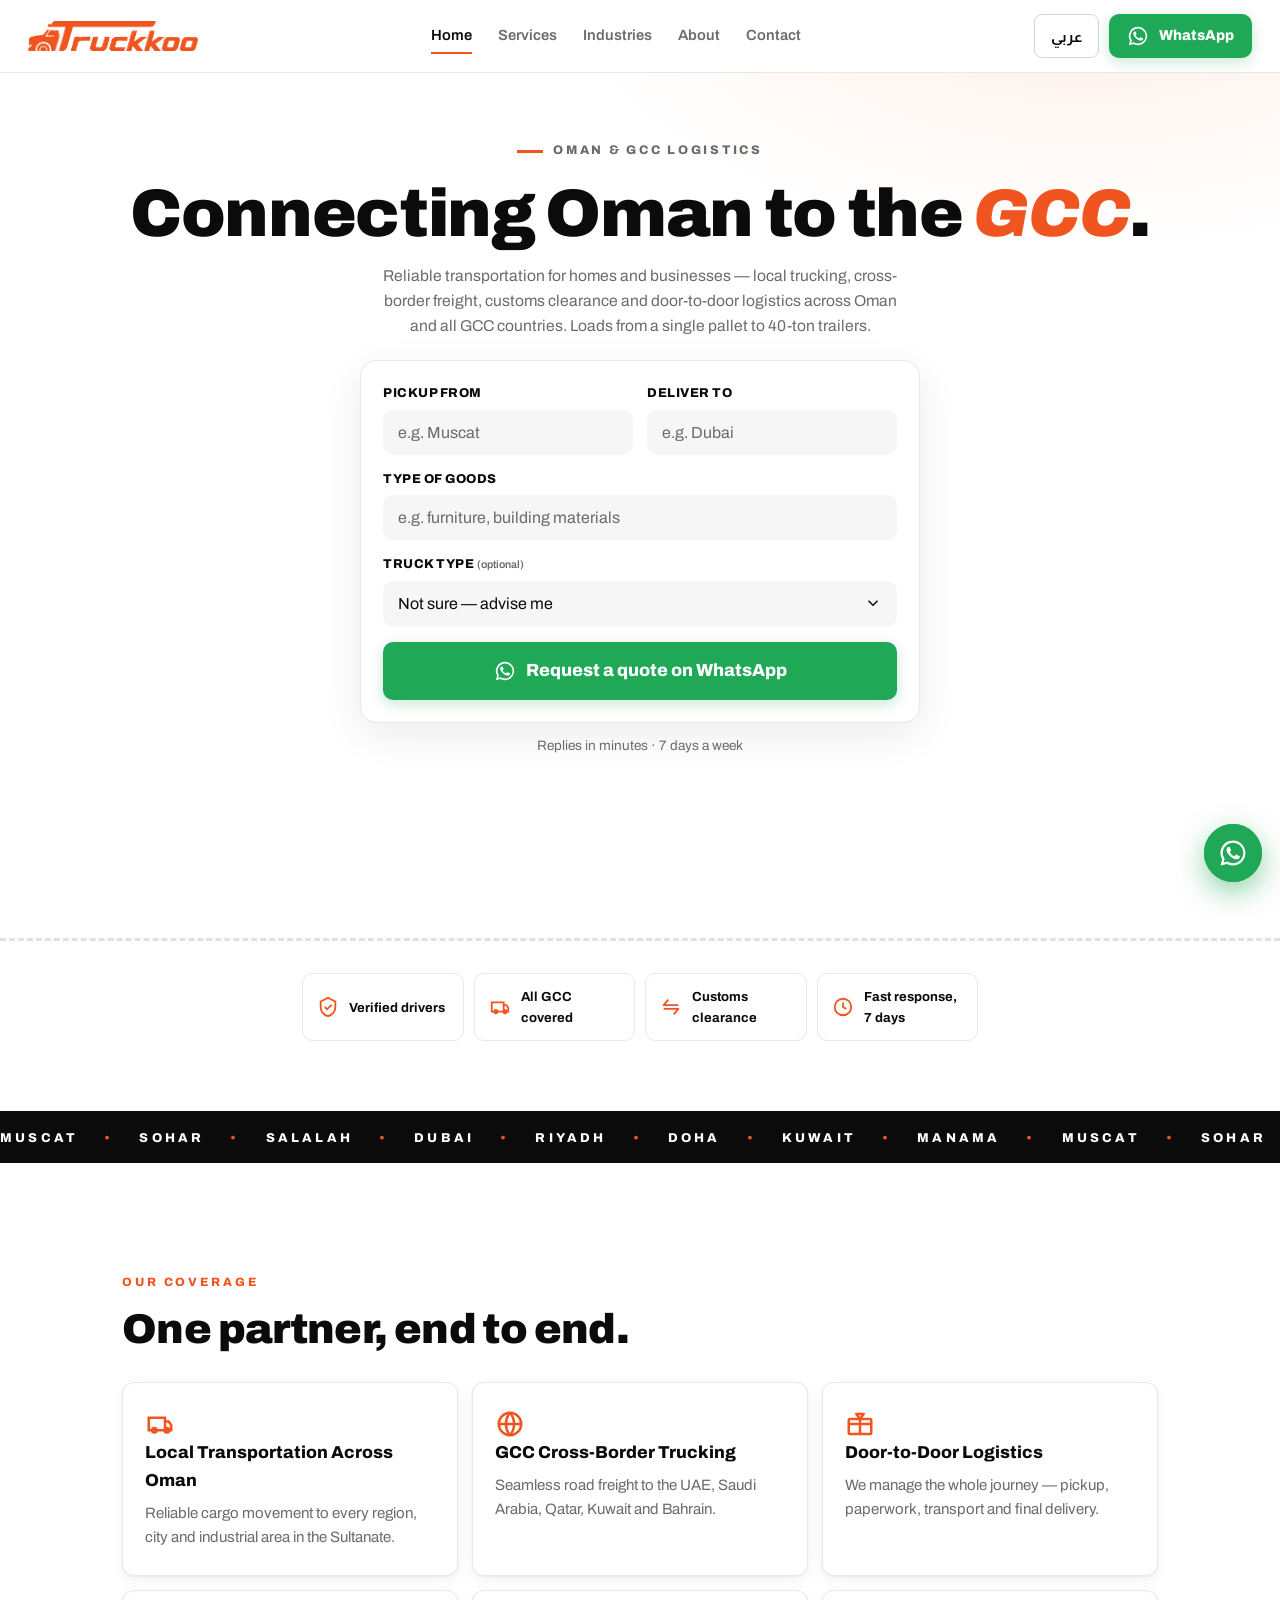
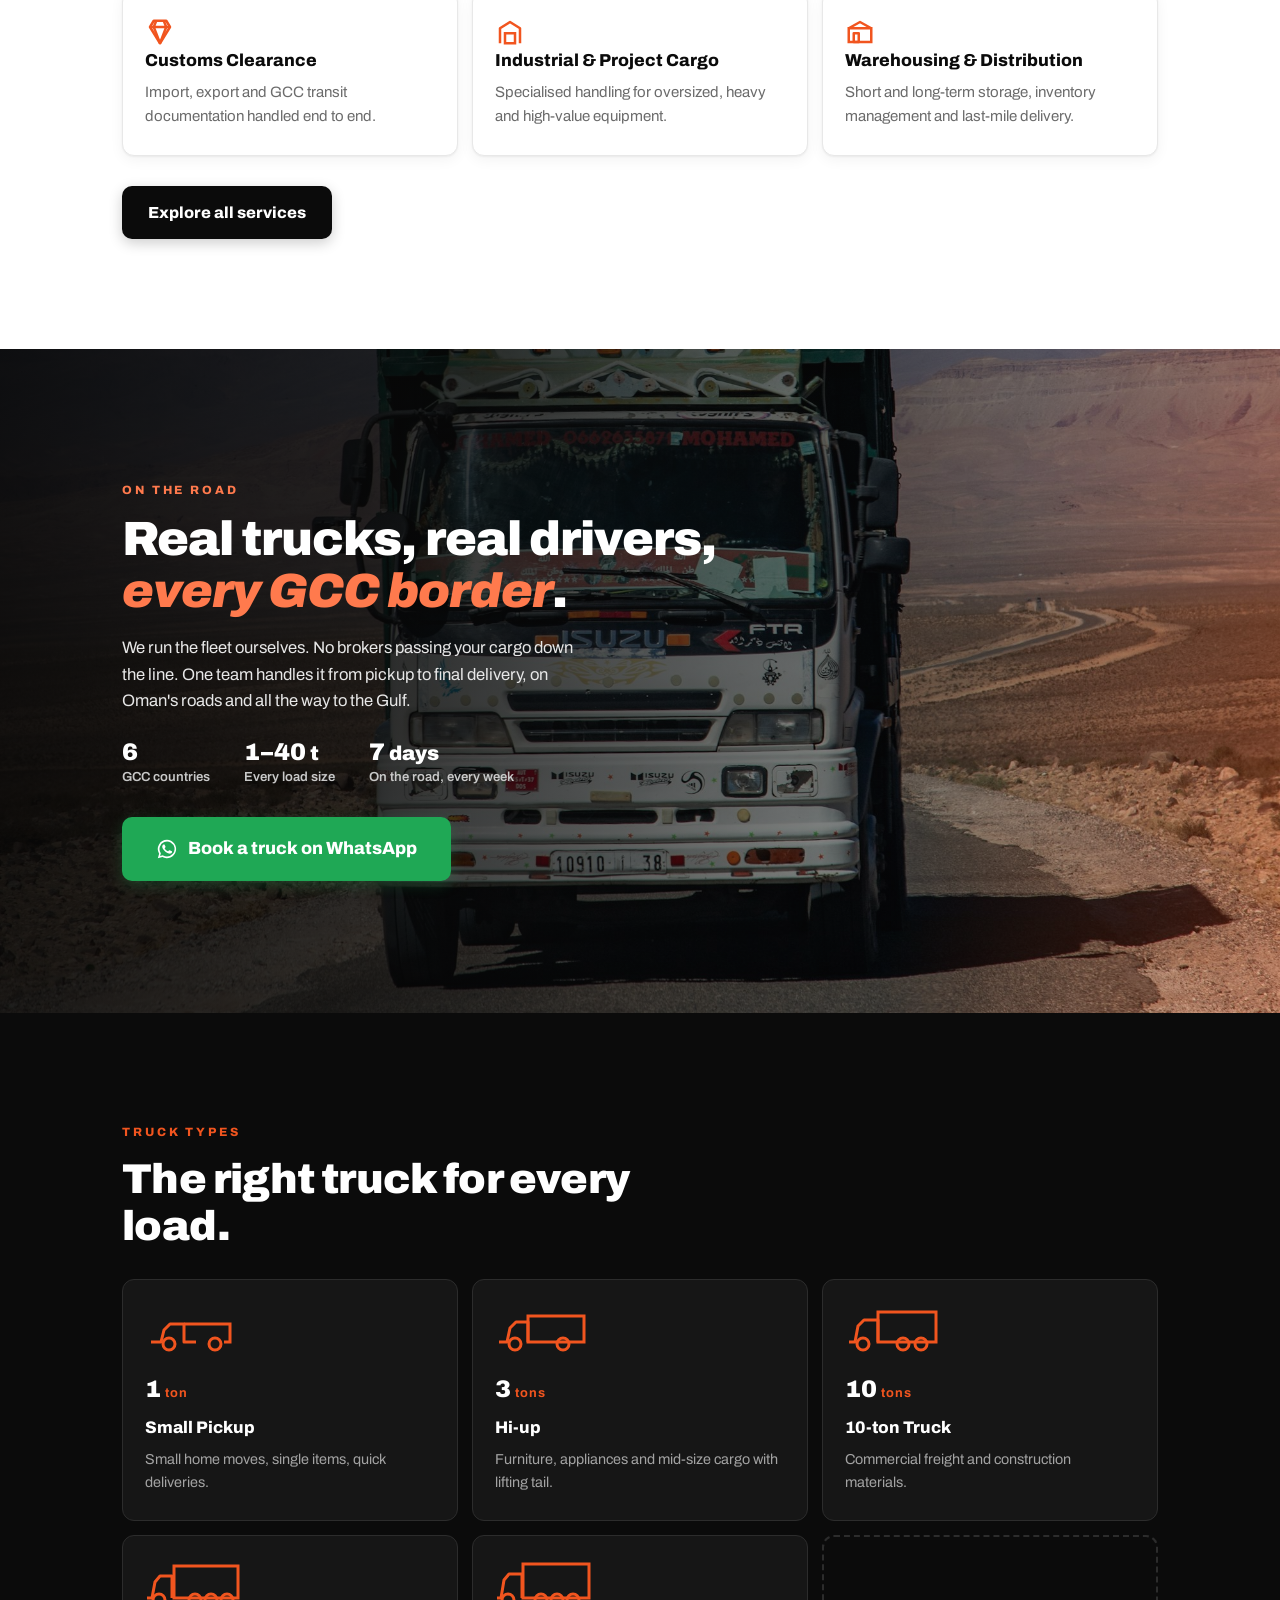
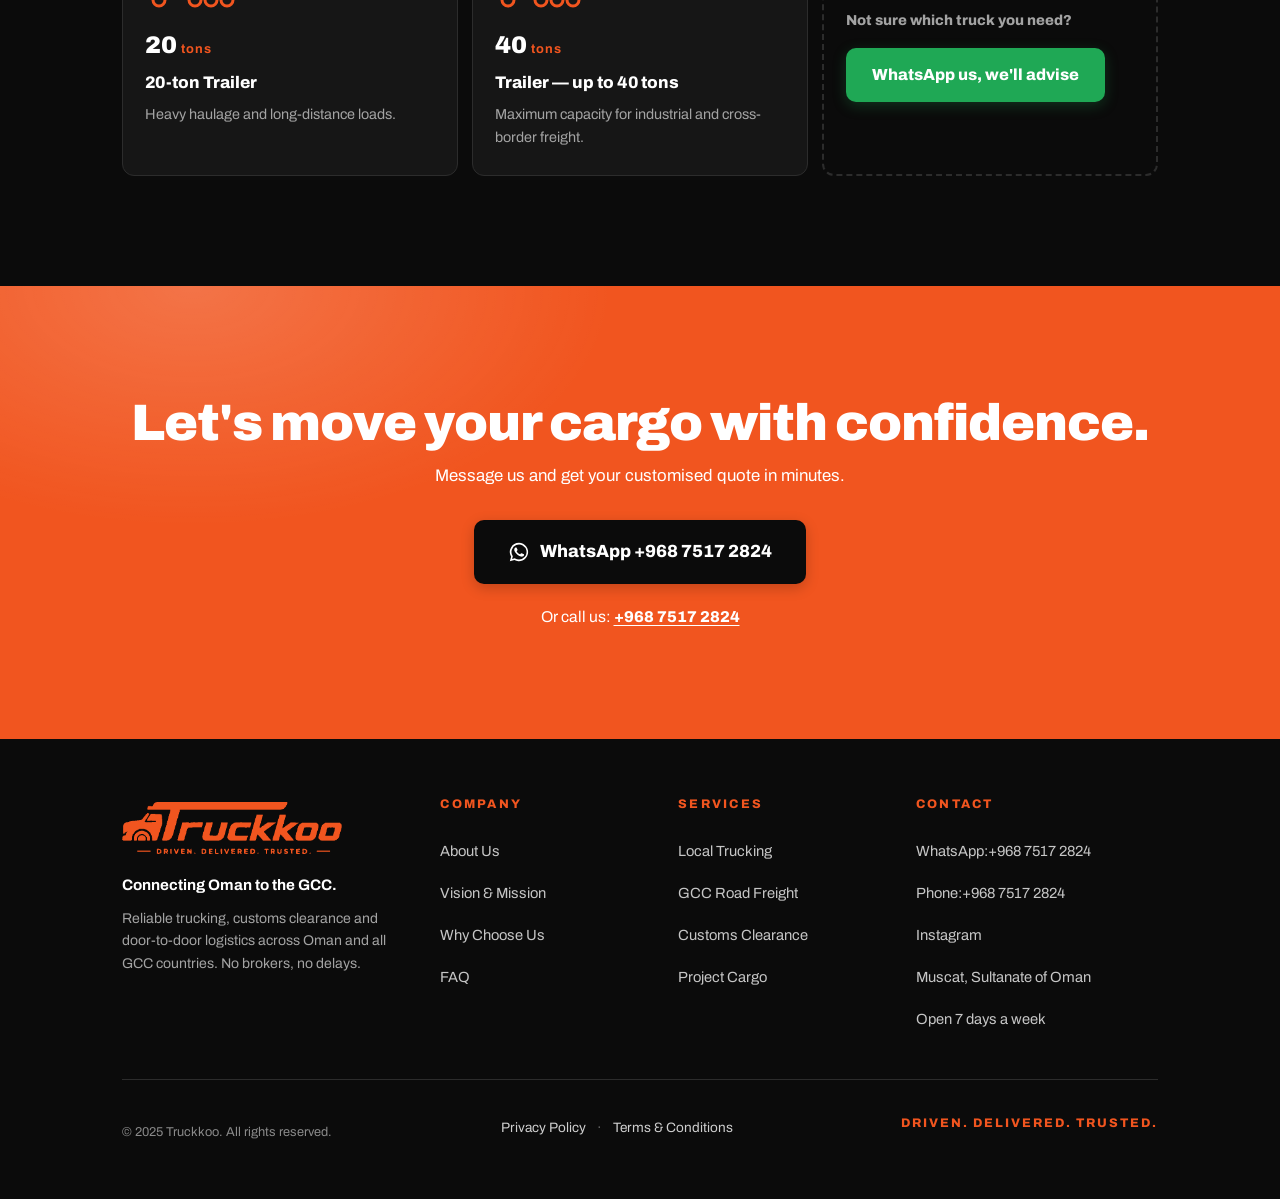
<file: index.html>
<!DOCTYPE html>
<html lang="en" dir="ltr">
<head>
<meta charset="UTF-8">
<meta name="viewport" content="width=device-width, initial-scale=1.0">
<title>Truckkoo — Trucking & Logistics Across Oman and the GCC</title>
<meta name="description" content="Truckkoo connects Oman to the GCC with reliable transportation: local trucking, cross-border freight, customs clearance, FTL/LTL, project cargo and warehousing. WhatsApp +968 7517 2824.">
<meta property="og:title" content="Truckkoo — Trucking & Logistics Across Oman and the GCC">
<meta property="og:description" content="Local trucking, GCC cross-border freight, customs clearance and door-to-door logistics. WhatsApp us to book.">
<meta property="og:image" content="images/logo.jpg">
<meta name="theme-color" content="#13100D">
<link rel="icon" href="images/logo.jpg">
<!-- PWA / Add to Home Screen -->
<link rel="manifest" href="manifest.webmanifest">
<link rel="apple-touch-icon" href="images/icon-180.png">
<meta name="apple-mobile-web-app-capable" content="yes">
<meta name="apple-mobile-web-app-status-bar-style" content="black-translucent">
<meta name="apple-mobile-web-app-title" content="Truckkoo">
<meta name="mobile-web-app-capable" content="yes">
<link rel="preconnect" href="https://fonts.googleapis.com">
<link rel="preconnect" href="https://fonts.gstatic.com" crossorigin>
<link href="https://fonts.googleapis.com/css2?family=Archivo:ital,wght@0,400;0,500;0,600;0,800;0,900;1,800;1,900&family=Almarai:wght@300;400;700;800&display=swap" rel="stylesheet">
<link rel="stylesheet" href="css/style.css">
<!-- Google Analytics 4 is initialised in js/main.js — set GA_MEASUREMENT_ID there (one place for all pages) -->
</head>
<body>
<a class="skip-link en" href="#main">Skip to content</a>
<a class="skip-link ar" href="#main">تخطّ إلى المحتوى</a>

<!-- ===== Header ===== -->
<header class="site-header" id="top">
  <a class="brand" href="index.html" aria-label="Truckkoo">
    <img class="brand-logo" src="images/logo-word.png" alt="Truckkoo" width="710" height="125">
  </a>
  <nav class="main-nav" id="mainNav" aria-label="Main">
    <a href="index.html" class="active"><span class="en">Home</span><span class="ar">الرئيسية</span></a>
    <a href="services.html"><span class="en">Services</span><span class="ar">خدماتنا</span></a>
    <a href="industries.html"><span class="en">Industries</span><span class="ar">القطاعات</span></a>
    <a href="about.html"><span class="en">About</span><span class="ar">من نحن</span></a>
    <a href="contact.html"><span class="en">Contact</span><span class="ar">اتصل بنا</span></a>
  </nav>
  <div class="header-actions">
    <button class="lang-toggle" id="langToggle" aria-label="Switch language">
      <span class="en">عربي</span><span class="ar">EN</span>
    </button>
    <a class="btn btn-wa btn-header" href="https://wa.me/96875172824?text=Hi%20Truckkoo%2C%20I%20need%20a%20truck." target="_blank" rel="noopener">
      <svg class="ico-wa" viewBox="0 0 24 24" aria-hidden="true"><path d="M12 2a10 10 0 0 0-8.6 15.1L2 22l5-1.3A10 10 0 1 0 12 2zm0 18.2a8.2 8.2 0 0 1-4.2-1.2l-.3-.2-3 .8.8-2.9-.2-.3A8.2 8.2 0 1 1 12 20.2zm4.5-6.1c-.2-.1-1.5-.7-1.7-.8-.2-.1-.4-.1-.6.1-.2.2-.6.8-.8 1-.1.2-.3.2-.5.1a6.7 6.7 0 0 1-3.3-2.9c-.3-.4 0-.5.1-.7l.4-.5c.1-.2.2-.3.3-.5 0-.2 0-.4-.1-.5l-.8-1.9c-.2-.5-.4-.4-.6-.4h-.5c-.2 0-.5.1-.7.3-.2.3-.9.9-.9 2.2s.9 2.5 1.1 2.7c.1.2 1.9 2.9 4.6 4 .6.3 1.1.4 1.5.6.6.2 1.2.2 1.6.1.5-.1 1.5-.6 1.7-1.2.2-.6.2-1.1.2-1.2-.1-.1-.3-.2-.5-.3z" fill="currentColor"/></svg>
      <span class="en">WhatsApp</span><span class="ar">واتساب</span>
    </a>
    <button class="nav-toggle" id="navToggle" aria-label="Menu" aria-expanded="false" aria-controls="mainNav"><span></span><span></span><span></span></button>
  </div>
</header>

<main id="main">

<!-- ===== 1. Hero ===== -->
<section class="hero">
  <div class="container hero-inner">
    <p class="hero-kicker reveal">
      <span class="en">Oman &amp; GCC Logistics</span>
      <span class="ar">خدمات لوجستية في عُمان والخليج</span>
    </p>
    <h1 class="hero-title reveal">
      <span class="en">Connecting Oman to the <em>GCC</em>.</span>
      <span class="ar">نربط عُمان <em>بدول الخليج</em>.</span>
    </h1>
    <p class="hero-sub reveal">
      <span class="en">Reliable transportation for homes and businesses — local trucking, cross-border freight, customs clearance and door-to-door logistics across Oman and all GCC countries. Loads from a single pallet to 40-ton trailers.</span>
      <span class="ar">نقل موثوق للمنازل والشركات — نقل محلي، وشحن عبر الحدود، وتخليص جمركي، وخدمات لوجستية من الباب إلى الباب في عُمان وجميع دول الخليج. حمولات من طبلية واحدة حتى تريلات ٤٠ طناً.</span>
    </p>
    <div class="hero-cta reveal">
      <form class="quote-form" id="quoteForm" novalidate>
        <div class="qf-grid">
          <div class="qf-field">
            <label for="qfFrom"><span class="en">Pickup from</span><span class="ar">من (موقع التحميل)</span></label>
            <input type="text" id="qfFrom" name="from" required autocomplete="off" list="cityList"
                   data-ph-en="e.g. Muscat" data-ph-ar="مثال: مسقط">
          </div>
          <div class="qf-field">
            <label for="qfTo"><span class="en">Deliver to</span><span class="ar">إلى (موقع التسليم)</span></label>
            <input type="text" id="qfTo" name="to" required autocomplete="off" list="cityList"
                   data-ph-en="e.g. Dubai" data-ph-ar="مثال: دبي">
          </div>
          <div class="qf-field">
            <label for="qfGoods"><span class="en">Type of goods</span><span class="ar">نوع البضاعة</span></label>
            <input type="text" id="qfGoods" name="goods" required autocomplete="off"
                   data-ph-en="e.g. furniture, building materials" data-ph-ar="مثال: أثاث، مواد بناء">
          </div>
          <div class="qf-field">
            <label for="qfTruck"><span class="en">Truck type <small>(optional)</small></span><span class="ar">نوع الشاحنة <small>(اختياري)</small></span></label>
            <select id="qfTruck" name="truck">
              <option value="" data-en="Not sure — advise me" data-ar="غير متأكد — انصحوني"></option>
              <option value="pickup" data-en="Small pickup (1 ton)" data-ar="بيك أب صغير (١ طن)"></option>
              <option value="hiup" data-en="Hi-up (3 tons)" data-ar="هاي أب (٣ طن)"></option>
              <option value="10t" data-en="10-ton truck" data-ar="شاحنة ١٠ طن"></option>
              <option value="20t" data-en="20-ton trailer" data-ar="تريلة ٢٠ طن"></option>
              <option value="40t" data-en="Trailer — up to 40 tons" data-ar="تريلة — حتى ٤٠ طن"></option>
            </select>
          </div>
        </div>
        <datalist id="cityList"></datalist>
        <p class="qf-error" id="qfError" hidden>
          <span class="en">Please fill in pickup, delivery and goods.</span>
          <span class="ar">يرجى تعبئة موقع التحميل والتسليم ونوع البضاعة.</span>
        </p>
        <button type="submit" class="btn btn-wa btn-xl qf-submit">
          <svg class="ico-wa" viewBox="0 0 24 24" aria-hidden="true"><path d="M12 2a10 10 0 0 0-8.6 15.1L2 22l5-1.3A10 10 0 1 0 12 2zm0 18.2a8.2 8.2 0 0 1-4.2-1.2l-.3-.2-3 .8.8-2.9-.2-.3A8.2 8.2 0 1 1 12 20.2zm4.5-6.1c-.2-.1-1.5-.7-1.7-.8-.2-.1-.4-.1-.6.1-.2.2-.6.8-.8 1-.1.2-.3.2-.5.1a6.7 6.7 0 0 1-3.3-2.9c-.3-.4 0-.5.1-.7l.4-.5c.1-.2.2-.3.3-.5 0-.2 0-.4-.1-.5l-.8-1.9c-.2-.5-.4-.4-.6-.4h-.5c-.2 0-.5.1-.7.3-.2.3-.9.9-.9 2.2s.9 2.5 1.1 2.7c.1.2 1.9 2.9 4.6 4 .6.3 1.1.4 1.5.6.6.2 1.2.2 1.6.1.5-.1 1.5-.6 1.7-1.2.2-.6.2-1.1.2-1.2-.1-.1-.3-.2-.5-.3z" fill="currentColor"/></svg>
          <span class="en">Request a quote on WhatsApp</span><span class="ar">اطلب عرض سعر عبر واتساب</span>
        </button>
      </form>
      <p class="hero-note">
        <span class="en">Replies in minutes · 7 days a week</span>
        <span class="ar">نرد خلال دقائق · طوال أيام الأسبوع</span>
      </p>
    </div>
  </div>
  <div class="road-strip" aria-hidden="true">
    <svg class="truck-svg" viewBox="0 0 360 112" width="360" height="112">
      <!-- Trailer box with Truckkoo livery -->
      <rect x="92" y="6" width="262" height="74" rx="5" fill="#ffffff" stroke="#dcdcdc" stroke-width="2"/>
      <line x1="104" y1="10" x2="104" y2="76" stroke="#f1f1f1" stroke-width="2"/>
      <line x1="342" y1="10" x2="342" y2="76" stroke="#f1f1f1" stroke-width="2"/>
      <image href="images/logo-mark.png" x="130" y="16" width="186" height="44"/>
      <text x="223" y="71" text-anchor="middle" font-family="Archivo, sans-serif" font-weight="700" font-size="8.5" letter-spacing="2.5" fill="#9a9a9a">WA.ME/96875172824</text>
      <!-- Chassis -->
      <rect x="6" y="80" width="348" height="5" fill="#0b0b0b"/>
      <rect x="226" y="85" width="122" height="6" rx="2" fill="#1d1d1d"/>
      <rect x="346" y="80" width="6" height="20" fill="#0b0b0b"/>
      <!-- Cab -->
      <path d="M10 84 V52 Q10 46 13 41.5 L26 21.5 Q29.5 16 36 16 H78 Q84 16 84 22 V84 Z" fill="#f1551f"/>
      <rect x="11" y="68" width="73" height="16" fill="#d9430f"/>
      <path d="M17.5 44 L28.5 27 Q30.5 23.5 35 23.5 H52 V44 Z" fill="#181b20"/>
      <line x1="57" y1="20" x2="57" y2="80" stroke="#d9430f" stroke-width="2"/>
      <rect x="60" y="48" width="8" height="2.6" rx="1.3" fill="#b33409"/>
      <rect x="9" y="62" width="4.5" height="7" rx="1.6" fill="#ffd166"/>
      <rect x="6" y="74" width="9" height="11" rx="2" fill="#1a1a1a"/>
      <line x1="14" y1="30" x2="20" y2="30" stroke="#1a1a1a" stroke-width="2.4"/>
      <line x1="20" y1="30" x2="20" y2="38" stroke="#1a1a1a" stroke-width="2.4"/>
      <!-- Exhaust + tank -->
      <rect x="85.5" y="24" width="5" height="56" fill="#3c3f44"/>
      <rect x="85.5" y="20" width="5" height="3" fill="#6b6f75"/>
      <rect x="42" y="88" width="34" height="11" rx="5.5" fill="#aab0b7"/>
      <!-- Wheels -->
      <g transform="translate(30,96)"><g class="wheel"><circle r="13" fill="#15171a"/><circle r="6.6" fill="#caccd1"/><path d="M-6.6 0H6.6M0 -6.6V6.6" stroke="#74777c" stroke-width="2"/><circle r="2.1" fill="#74777c"/></g></g>
      <g transform="translate(72,96)"><g class="wheel"><circle r="13" fill="#15171a"/><circle r="6.6" fill="#caccd1"/><path d="M-6.6 0H6.6M0 -6.6V6.6" stroke="#74777c" stroke-width="2"/><circle r="2.1" fill="#74777c"/></g></g>
      <g transform="translate(282,96)"><g class="wheel"><circle r="13" fill="#15171a"/><circle r="6.6" fill="#caccd1"/><path d="M-6.6 0H6.6M0 -6.6V6.6" stroke="#74777c" stroke-width="2"/><circle r="2.1" fill="#74777c"/></g></g>
      <g transform="translate(309,96)"><g class="wheel"><circle r="13" fill="#15171a"/><circle r="6.6" fill="#caccd1"/><path d="M-6.6 0H6.6M0 -6.6V6.6" stroke="#74777c" stroke-width="2"/><circle r="2.1" fill="#74777c"/></g></g>
      <g transform="translate(336,96)"><g class="wheel"><circle r="13" fill="#15171a"/><circle r="6.6" fill="#caccd1"/><path d="M-6.6 0H6.6M0 -6.6V6.6" stroke="#74777c" stroke-width="2"/><circle r="2.1" fill="#74777c"/></g></g>
    </svg>
  </div>
  <div class="hero-below">
    <ul class="hero-badges reveal">
      <li><span class="badge-ico" aria-hidden="true"><svg viewBox="0 0 24 24"><path d="M12 2l8 4v6c0 5-3.4 8.6-8 10-4.6-1.4-8-5-8-10V6l8-4z" fill="none" stroke="currentColor" stroke-width="2"/><path d="M8.5 12l2.5 2.5L16 9.5" fill="none" stroke="currentColor" stroke-width="2"/></svg></span><span class="en">Verified drivers</span><span class="ar">سائقون موثّقون</span></li>
      <li><span class="badge-ico" aria-hidden="true"><svg viewBox="0 0 24 24"><path d="M3 7h13v10H3zM16 10h3l2 3v4h-5z" fill="none" stroke="currentColor" stroke-width="2"/><circle cx="7.5" cy="17" r="1.8" fill="none" stroke="currentColor" stroke-width="2"/><circle cx="17.5" cy="17" r="1.8" fill="none" stroke="currentColor" stroke-width="2"/></svg></span><span class="en">All GCC covered</span><span class="ar">نغطي كل دول الخليج</span></li>
      <li><span class="badge-ico" aria-hidden="true"><svg viewBox="0 0 24 24"><path d="M4 14h16M4 10h16M9 4l-5 6 5 0M15 20l5-6h-5" fill="none" stroke="currentColor" stroke-width="2" stroke-linejoin="round"/></svg></span><span class="en">Customs clearance</span><span class="ar">تخليص جمركي</span></li>
      <li><span class="badge-ico" aria-hidden="true"><svg viewBox="0 0 24 24"><circle cx="12" cy="12" r="9" fill="none" stroke="currentColor" stroke-width="2"/><path d="M12 7v5l3.5 2" fill="none" stroke="currentColor" stroke-width="2"/></svg></span><span class="en">Fast response, 7 days</span><span class="ar">استجابة سريعة طوال الأسبوع</span></li>
    </ul>
  </div>
  <div class="hero-strip" aria-hidden="true">
    <div class="strip-track">
      <span>MUSCAT</span><span>•</span><span>SOHAR</span><span>•</span><span>SALALAH</span><span>•</span><span>DUBAI</span><span>•</span><span>RIYADH</span><span>•</span><span>DOHA</span><span>•</span><span>KUWAIT</span><span>•</span><span>MANAMA</span><span>•</span>
      <span>MUSCAT</span><span>•</span><span>SOHAR</span><span>•</span><span>SALALAH</span><span>•</span><span>DUBAI</span><span>•</span><span>RIYADH</span><span>•</span><span>DOHA</span><span>•</span><span>KUWAIT</span><span>•</span><span>MANAMA</span><span>•</span>
    </div>
  </div>
</section>

<!-- ===== 2. Coverage ===== -->
<section class="section about" id="coverage">
  <div class="container">
    <p class="eyebrow reveal"><span class="en">Our Coverage</span><span class="ar">تغطيتنا</span></p>
    <h2 class="section-title reveal">
      <span class="en">One partner, end to end.</span>
      <span class="ar">شريك واحد، من البداية إلى النهاية.</span>
    </h2>
    <div class="info-grid">
      <div class="info-card reveal">
        <span class="info-ico" aria-hidden="true"><svg viewBox="0 0 24 24"><path d="M3 7h13v10H3zM16 10h3l2 3v4h-5z" fill="none" stroke="currentColor" stroke-width="2"/><circle cx="7.5" cy="17" r="1.8" fill="none" stroke="currentColor" stroke-width="2"/><circle cx="17.5" cy="17" r="1.8" fill="none" stroke="currentColor" stroke-width="2"/></svg></span>
        <h3><span class="en">Local Transportation Across Oman</span><span class="ar">النقل المحلي في كل عُمان</span></h3>
        <p><span class="en">Reliable cargo movement to every region, city and industrial area in the Sultanate.</span><span class="ar">نقل موثوق للبضائع إلى كل منطقة ومدينة ومنطقة صناعية في السلطنة.</span></p>
      </div>
      <div class="info-card reveal">
        <span class="info-ico" aria-hidden="true"><svg viewBox="0 0 24 24"><circle cx="12" cy="12" r="9" fill="none" stroke="currentColor" stroke-width="2"/><path d="M3 12h18M12 3a14 14 0 0 1 0 18M12 3a14 14 0 0 0 0 18" fill="none" stroke="currentColor" stroke-width="2"/></svg></span>
        <h3><span class="en">GCC Cross-Border Trucking</span><span class="ar">النقل البري عبر حدود الخليج</span></h3>
        <p><span class="en">Seamless road freight to the UAE, Saudi Arabia, Qatar, Kuwait and Bahrain.</span><span class="ar">شحن بري سلس إلى الإمارات والسعودية وقطر والكويت والبحرين.</span></p>
      </div>
      <div class="info-card reveal">
        <span class="info-ico" aria-hidden="true"><svg viewBox="0 0 24 24"><rect x="3" y="8" width="18" height="12" rx="1" fill="none" stroke="currentColor" stroke-width="2"/><path d="M3 12h18M12 8v12M9 4h6l-3 4z" fill="none" stroke="currentColor" stroke-width="2" stroke-linejoin="round"/></svg></span>
        <h3><span class="en">Door-to-Door Logistics</span><span class="ar">حلول من الباب إلى الباب</span></h3>
        <p><span class="en">We manage the whole journey — pickup, paperwork, transport and final delivery.</span><span class="ar">ندير الرحلة بالكامل — الاستلام والأوراق والنقل والتسليم النهائي.</span></p>
      </div>
      <div class="info-card reveal">
        <span class="info-ico" aria-hidden="true"><svg viewBox="0 0 24 24"><path d="M7 3h10l3 5-8 13L4 8z" fill="none" stroke="currentColor" stroke-width="2" stroke-linejoin="round"/><path d="M4 8h16M9 3l-2 5 5 13M15 3l2 5-5 13" fill="none" stroke="currentColor" stroke-width="2"/></svg></span>
        <h3><span class="en">Customs Clearance</span><span class="ar">التخليص الجمركي</span></h3>
        <p><span class="en">Import, export and GCC transit documentation handled end to end.</span><span class="ar">إنهاء أوراق الاستيراد والتصدير والعبور الخليجي من البداية إلى النهاية.</span></p>
      </div>
      <div class="info-card reveal">
        <span class="info-ico" aria-hidden="true"><svg viewBox="0 0 24 24"><path d="M4 21V9l8-5 8 5v12" fill="none" stroke="currentColor" stroke-width="2" stroke-linejoin="round"/><rect x="8" y="13" width="8" height="8" fill="none" stroke="currentColor" stroke-width="2"/></svg></span>
        <h3><span class="en">Industrial &amp; Project Cargo</span><span class="ar">الشحنات الصناعية والمشاريع</span></h3>
        <p><span class="en">Specialised handling for oversized, heavy and high-value equipment.</span><span class="ar">مناولة متخصصة للمعدات الكبيرة والثقيلة وعالية القيمة.</span></p>
      </div>
      <div class="info-card reveal">
        <span class="info-ico" aria-hidden="true"><svg viewBox="0 0 24 24"><rect x="3" y="9" width="18" height="11" fill="none" stroke="currentColor" stroke-width="2"/><path d="M3 9l9-5 9 5M7 13h4v7H7z" fill="none" stroke="currentColor" stroke-width="2" stroke-linejoin="round"/></svg></span>
        <h3><span class="en">Warehousing &amp; Distribution</span><span class="ar">التخزين والتوزيع</span></h3>
        <p><span class="en">Short and long-term storage, inventory management and last-mile delivery.</span><span class="ar">تخزين قصير وطويل الأمد، وإدارة مخزون، وتوصيل الميل الأخير.</span></p>
      </div>
    </div>
    <p class="hero-cta" style="margin-top:30px">
      <a class="btn btn-dark reveal" href="services.html">
        <span class="en">Explore all services</span><span class="ar">تصفّح جميع الخدمات</span>
      </a>
    </p>
  </div>
</section>

<!-- ===== 3. Road proof band ===== -->
<section class="media-band" id="onroad" aria-label="Truckkoo on the road">
  <img class="media-band-img" src="images/road-desert.jpg"
       alt="A loaded Truckkoo cargo truck on a desert highway through the mountains"
       width="2000" height="1120" loading="lazy" decoding="async">
  <div class="media-band-veil" aria-hidden="true"></div>
  <div class="container">
    <div class="media-band-inner">
      <p class="eyebrow reveal"><span class="en">On the Road</span><span class="ar">على الطريق</span></p>
      <h2 class="media-band-title reveal">
        <span class="en">Real trucks, real drivers, <em>every GCC border</em>.</span>
        <span class="ar">شاحنات حقيقية وسائقون حقيقيون، عبر <em>كل حدود الخليج</em>.</span>
      </h2>
      <p class="media-band-sub reveal">
        <span class="en">We run the fleet ourselves. No brokers passing your cargo down the line. One team handles it from pickup to final delivery, on Oman's roads and all the way to the Gulf.</span>
        <span class="ar">نُدير الأسطول بأنفسنا. لا وسطاء يُمرّرون بضاعتك. فريق واحد يتولّى كل شيء من الاستلام حتى التسليم النهائي، على طرق عُمان وصولاً إلى الخليج.</span>
      </p>
      <div class="media-band-proof reveal">
        <div><strong>6</strong><span class="en">GCC countries</span><span class="ar">دول خليجية</span></div>
        <div><strong>1–40<small> t</small></strong><span class="en">Every load size</span><span class="ar">كل أحجام الحمولة</span></div>
        <div><strong>7<small> days</small></strong><span class="en">On the road, every week</span><span class="ar">على الطريق كل أسبوع</span></div>
      </div>
      <a class="btn btn-wa btn-xl reveal" href="https://wa.me/96875172824?text=Hi%20Truckkoo%2C%20I%20need%20a%20truck." target="_blank" rel="noopener">
        <svg class="ico-wa" viewBox="0 0 24 24" aria-hidden="true"><path d="M12 2a10 10 0 0 0-8.6 15.1L2 22l5-1.3A10 10 0 1 0 12 2zm0 18.2a8.2 8.2 0 0 1-4.2-1.2l-.3-.2-3 .8.8-2.9-.2-.3A8.2 8.2 0 1 1 12 20.2zm4.5-6.1c-.2-.1-1.5-.7-1.7-.8-.2-.1-.4-.1-.6.1-.2.2-.6.8-.8 1-.1.2-.3.2-.5.1a6.7 6.7 0 0 1-3.3-2.9c-.3-.4 0-.5.1-.7l.4-.5c.1-.2.2-.3.3-.5 0-.2 0-.4-.1-.5l-.8-1.9c-.2-.5-.4-.4-.6-.4h-.5c-.2 0-.5.1-.7.3-.2.3-.9.9-.9 2.2s.9 2.5 1.1 2.7c.1.2 1.9 2.9 4.6 4 .6.3 1.1.4 1.5.6.6.2 1.2.2 1.6.1.5-.1 1.5-.6 1.7-1.2.2-.6.2-1.1.2-1.2-.1-.1-.3-.2-.5-.3z" fill="currentColor"/></svg>
        <span class="en">Book a truck on WhatsApp</span><span class="ar">احجز شاحنة عبر واتساب</span>
      </a>
    </div>
  </div>
</section>

<!-- ===== 4. Truck Types ===== -->
<section class="section section-dark trucks" id="trucks">
  <div class="container">
    <p class="eyebrow reveal"><span class="en">Truck Types</span><span class="ar">أنواع الشاحنات</span></p>
    <h2 class="section-title reveal">
      <span class="en">The right truck for every load.</span>
      <span class="ar">الشاحنة المناسبة لكل حمولة.</span>
    </h2>
    <div class="truck-grid">
      <div class="truck-card reveal">
        <svg class="truck-ico" viewBox="0 0 96 48" aria-hidden="true"><path d="M6 36h10l3-12 6-6h14v18h12" fill="none" stroke="currentColor" stroke-width="3" stroke-linejoin="round"/><path d="M39 18h46v18h-6" fill="none" stroke="currentColor" stroke-width="3"/><circle cx="24" cy="38" r="6" fill="none" stroke="currentColor" stroke-width="3"/><circle cx="70" cy="38" r="6" fill="none" stroke="currentColor" stroke-width="3"/></svg>
        <span class="truck-tons">1 <small><span class="en">ton</span><span class="ar">طن</span></small></span>
        <h3><span class="en">Small Pickup</span><span class="ar">بيك أب صغير</span></h3>
        <p><span class="en">Small home moves, single items, quick deliveries.</span><span class="ar">نقل منزلي صغير، قطع مفردة، توصيل سريع.</span></p>
      </div>
      <div class="truck-card reveal">
        <svg class="truck-ico" viewBox="0 0 96 48" aria-hidden="true"><path d="M4 36h8l3-14 6-6h12v20" fill="none" stroke="currentColor" stroke-width="3" stroke-linejoin="round"/><rect x="33" y="10" width="56" height="26" fill="none" stroke="currentColor" stroke-width="3"/><circle cx="20" cy="38" r="6" fill="none" stroke="currentColor" stroke-width="3"/><circle cx="68" cy="38" r="6" fill="none" stroke="currentColor" stroke-width="3"/></svg>
        <span class="truck-tons">3 <small><span class="en">tons</span><span class="ar">طن</span></small></span>
        <h3><span class="en">Hi-up</span><span class="ar">هاي أب</span></h3>
        <p><span class="en">Furniture, appliances and mid-size cargo with lifting tail.</span><span class="ar">أثاث وأجهزة وحمولات متوسطة مع رافعة خلفية.</span></p>
      </div>
      <div class="truck-card reveal">
        <svg class="truck-ico" viewBox="0 0 96 48" aria-hidden="true"><path d="M4 36h6l3-16 6-6h14v22" fill="none" stroke="currentColor" stroke-width="3" stroke-linejoin="round"/><rect x="33" y="6" width="58" height="30" fill="none" stroke="currentColor" stroke-width="3"/><circle cx="18" cy="38" r="6" fill="none" stroke="currentColor" stroke-width="3"/><circle cx="58" cy="38" r="6" fill="none" stroke="currentColor" stroke-width="3"/><circle cx="76" cy="38" r="6" fill="none" stroke="currentColor" stroke-width="3"/></svg>
        <span class="truck-tons">10 <small><span class="en">tons</span><span class="ar">طن</span></small></span>
        <h3><span class="en">10-ton Truck</span><span class="ar">شاحنة ١٠ طن</span></h3>
        <p><span class="en">Commercial freight and construction materials.</span><span class="ar">شحن تجاري ومواد بناء.</span></p>
      </div>
      <div class="truck-card reveal">
        <svg class="truck-ico" viewBox="0 0 96 48" aria-hidden="true"><path d="M2 36h5l3-16 5-6h12v22" fill="none" stroke="currentColor" stroke-width="3" stroke-linejoin="round"/><rect x="29" y="4" width="64" height="32" fill="none" stroke="currentColor" stroke-width="3"/><circle cx="14" cy="38" r="6" fill="none" stroke="currentColor" stroke-width="3"/><circle cx="50" cy="38" r="6" fill="none" stroke="currentColor" stroke-width="3"/><circle cx="66" cy="38" r="6" fill="none" stroke="currentColor" stroke-width="3"/><circle cx="82" cy="38" r="6" fill="none" stroke="currentColor" stroke-width="3"/></svg>
        <span class="truck-tons">20 <small><span class="en">tons</span><span class="ar">طن</span></small></span>
        <h3><span class="en">20-ton Trailer</span><span class="ar">تريلة ٢٠ طن</span></h3>
        <p><span class="en">Heavy haulage and long-distance loads.</span><span class="ar">نقل ثقيل وحمولات لمسافات طويلة.</span></p>
      </div>
      <div class="truck-card reveal">
        <svg class="truck-ico" viewBox="0 0 96 48" aria-hidden="true"><path d="M2 36h4l3-18 5-6h13v24" fill="none" stroke="currentColor" stroke-width="3" stroke-linejoin="round"/><rect x="28" y="2" width="66" height="34" fill="none" stroke="currentColor" stroke-width="3"/><circle cx="13" cy="38" r="6" fill="none" stroke="currentColor" stroke-width="3"/><circle cx="46" cy="38" r="6" fill="none" stroke="currentColor" stroke-width="3"/><circle cx="62" cy="38" r="6" fill="none" stroke="currentColor" stroke-width="3"/><circle cx="78" cy="38" r="6" fill="none" stroke="currentColor" stroke-width="3"/></svg>
        <span class="truck-tons">40 <small><span class="en">tons</span><span class="ar">طن</span></small></span>
        <h3><span class="en">Trailer — up to 40 tons</span><span class="ar">تريلة — حتى ٤٠ طن</span></h3>
        <p><span class="en">Maximum capacity for industrial and cross-border freight.</span><span class="ar">أقصى سعة للشحن الصناعي وعبر الحدود.</span></p>
      </div>
      <div class="truck-card truck-card-cta reveal">
        <p class="truck-cta-text">
          <span class="en">Not sure which truck you need?</span>
          <span class="ar">محتار أي شاحنة تناسبك؟</span>
        </p>
        <a class="btn btn-wa" href="https://wa.me/96875172824?text=Hi%20Truckkoo%2C%20which%20truck%20do%20I%20need%3F" target="_blank" rel="noopener">
          <span class="en">WhatsApp us, we'll advise</span><span class="ar">راسلنا ونساعدك في الاختيار</span>
        </a>
      </div>
    </div>
  </div>
</section>

<!-- ===== 8. Contact ===== -->
<section class="section section-orange contact" id="contact">
  <div class="container contact-inner">
    <h2 class="contact-title reveal">
      <span class="en">Let's move your cargo with confidence.</span>
      <span class="ar">لننقل بضاعتك بثقة.</span>
    </h2>
    <p class="contact-sub reveal">
      <span class="en">Message us and get your customised quote in minutes.</span>
      <span class="ar">راسلنا واحصل على عرض سعر مخصّص خلال دقائق.</span>
    </p>
    <a class="btn btn-dark btn-xl reveal" href="https://wa.me/96875172824?text=Hi%20Truckkoo%2C%20I%20need%20a%20truck." target="_blank" rel="noopener">
      <svg class="ico-wa" viewBox="0 0 24 24" aria-hidden="true"><path d="M12 2a10 10 0 0 0-8.6 15.1L2 22l5-1.3A10 10 0 1 0 12 2zm0 18.2a8.2 8.2 0 0 1-4.2-1.2l-.3-.2-3 .8.8-2.9-.2-.3A8.2 8.2 0 1 1 12 20.2zm4.5-6.1c-.2-.1-1.5-.7-1.7-.8-.2-.1-.4-.1-.6.1-.2.2-.6.8-.8 1-.1.2-.3.2-.5.1a6.7 6.7 0 0 1-3.3-2.9c-.3-.4 0-.5.1-.7l.4-.5c.1-.2.2-.3.3-.5 0-.2 0-.4-.1-.5l-.8-1.9c-.2-.5-.4-.4-.6-.4h-.5c-.2 0-.5.1-.7.3-.2.3-.9.9-.9 2.2s.9 2.5 1.1 2.7c.1.2 1.9 2.9 4.6 4 .6.3 1.1.4 1.5.6.6.2 1.2.2 1.6.1.5-.1 1.5-.6 1.7-1.2.2-.6.2-1.1.2-1.2-.1-.1-.3-.2-.5-.3z" fill="currentColor"/></svg>
      <span class="en">WhatsApp +968 7517 2824</span><span class="ar">واتساب ‎+968 7517 2824‎</span>
    </a>
    <p class="contact-phone reveal">
      <span class="en">Or call us: </span><span class="ar">أو اتصل بنا: </span>
      <a href="tel:+96875172824" dir="ltr">+968 7517 2824</a>
    </p>
  </div>
</section>

</main>

<!-- ===== Footer ===== -->
<footer class="site-footer">
  <div class="container">
    <div class="footer-grid">
      <div class="footer-col footer-col-brand">
        <a class="brand brand-footer" href="index.html">
          <img class="brand-logo brand-logo-footer" src="images/logo-mark.png" alt="Truckkoo — Driven. Delivered. Trusted." width="710" height="168">
        </a>
        <p class="footer-slogan">
          <span class="en">Connecting Oman to the GCC.</span>
          <span class="ar">نربط عُمان بدول الخليج.</span>
        </p>
        <p class="footer-desc">
          <span class="en">Reliable trucking, customs clearance and door-to-door logistics across Oman and all GCC countries. No brokers, no delays.</span>
          <span class="ar">نقل موثوق وتخليص جمركي وخدمات من الباب إلى الباب في عُمان وجميع دول الخليج. بدون وسطاء، بدون تأخير.</span>
        </p>
      </div>
      <div class="footer-col">
        <h4><span class="en">Company</span><span class="ar">الشركة</span></h4>
        <ul>
          <li><a href="about.html"><span class="en">About Us</span><span class="ar">من نحن</span></a></li>
          <li><a href="about.html#vision"><span class="en">Vision &amp; Mission</span><span class="ar">الرؤية والرسالة</span></a></li>
          <li><a href="about.html#why"><span class="en">Why Choose Us</span><span class="ar">لماذا تختارنا</span></a></li>
          <li><a href="contact.html#faq"><span class="en">FAQ</span><span class="ar">الأسئلة الشائعة</span></a></li>
        </ul>
      </div>
      <div class="footer-col">
        <h4><span class="en">Services</span><span class="ar">الخدمات</span></h4>
        <ul>
          <li><a href="services.html#local"><span class="en">Local Trucking</span><span class="ar">النقل الداخلي</span></a></li>
          <li><a href="services.html#gcc"><span class="en">GCC Road Freight</span><span class="ar">الشحن الخليجي</span></a></li>
          <li><a href="services.html#customs"><span class="en">Customs Clearance</span><span class="ar">التخليص الجمركي</span></a></li>
          <li><a href="services.html#project"><span class="en">Project Cargo</span><span class="ar">شحن المشاريع</span></a></li>
        </ul>
      </div>
      <div class="footer-col">
        <h4><span class="en">Contact</span><span class="ar">تواصل معنا</span></h4>
        <ul>
          <li><a href="https://wa.me/96875172824" target="_blank" rel="noopener"><span class="en">WhatsApp:</span><span class="ar">واتساب:</span> <span dir="ltr">+968 7517 2824</span></a></li>
          <li><a href="tel:+96875172824"><span class="en">Phone:</span><span class="ar">هاتف:</span> <span dir="ltr">+968 7517 2824</span></a></li>
          <li><a href="https://instagram.com/truckkoo" target="_blank" rel="noopener"><span class="en">Instagram</span><span class="ar">إنستغرام</span></a></li>
          <li><span class="footer-plain"><span class="en">Muscat, Sultanate of Oman</span><span class="ar">مسقط، سلطنة عُمان</span></span></li>
          <li><span class="footer-plain"><span class="en">Open 7 days a week</span><span class="ar">نعمل طوال أيام الأسبوع</span></span></li>
        </ul>
      </div>
    </div>
    <div class="footer-bottom">
      <p class="footer-copy">© 2025 Truckkoo. <span class="en">All rights reserved.</span><span class="ar">جميع الحقوق محفوظة.</span></p>
      <p class="footer-legal">
        <a href="privacy.html"><span class="en">Privacy Policy</span><span class="ar">سياسة الخصوصية</span></a>
        <span aria-hidden="true">·</span>
        <a href="terms.html"><span class="en">Terms &amp; Conditions</span><span class="ar">الشروط والأحكام</span></a>
      </p>
      <p class="footer-tag"><span class="en">Driven. Delivered. Trusted.</span><span class="ar">قيادة. توصيل. ثقة.</span></p>
    </div>
  </div>
</footer>

<!-- Floating WhatsApp button -->
<a class="wa-float" href="https://wa.me/96875172824?text=Hi%20Truckkoo%2C%20I%20need%20a%20truck." target="_blank" rel="noopener" aria-label="Chat on WhatsApp">
  <svg viewBox="0 0 24 24" aria-hidden="true"><path d="M12 2a10 10 0 0 0-8.6 15.1L2 22l5-1.3A10 10 0 1 0 12 2zm0 18.2a8.2 8.2 0 0 1-4.2-1.2l-.3-.2-3 .8.8-2.9-.2-.3A8.2 8.2 0 1 1 12 20.2zm4.5-6.1c-.2-.1-1.5-.7-1.7-.8-.2-.1-.4-.1-.6.1-.2.2-.6.8-.8 1-.1.2-.3.2-.5.1a6.7 6.7 0 0 1-3.3-2.9c-.3-.4 0-.5.1-.7l.4-.5c.1-.2.2-.3.3-.5 0-.2 0-.4-.1-.5l-.8-1.9c-.2-.5-.4-.4-.6-.4h-.5c-.2 0-.5.1-.7.3-.2.3-.9.9-.9 2.2s.9 2.5 1.1 2.7c.1.2 1.9 2.9 4.6 4 .6.3 1.1.4 1.5.6.6.2 1.2.2 1.6.1.5-.1 1.5-.6 1.7-1.2.2-.6.2-1.1.2-1.2-.1-.1-.3-.2-.5-.3z" fill="currentColor"/></svg>
</a>

<!-- Add to Home Screen prompt (homepage only) -->
<div class="a2hs" id="installBanner" role="dialog" aria-label="Install the Truckkoo app" hidden>
  <button class="a2hs-close" id="installClose" type="button" aria-label="Dismiss">&times;</button>
  <img class="a2hs-icon" src="images/icon-192.png" alt="" width="46" height="46">
  <div class="a2hs-body">
    <strong>
      <span class="en">Add Truckkoo to your Home Screen</span>
      <span class="ar">أضف تركو إلى الشاشة الرئيسية</span>
    </strong>
    <span class="a2hs-sub">
      <span class="en">Book trucks in one tap — works offline.</span>
      <span class="ar">احجز الشاحنات بنقرة واحدة — يعمل دون اتصال.</span>
    </span>
    <span class="a2hs-ios" id="installIos">
      <span class="en">Tap <svg class="a2hs-share" viewBox="0 0 24 24" aria-hidden="true"><path d="M12 3l4 4m-4-4L8 7m4-4v12" fill="none" stroke="currentColor" stroke-width="2" stroke-linecap="round" stroke-linejoin="round"/><path d="M6 12v7a1 1 0 0 0 1 1h10a1 1 0 0 0 1-1v-7" fill="none" stroke="currentColor" stroke-width="2" stroke-linecap="round" stroke-linejoin="round"/></svg> then <b>Add to Home Screen</b></span>
      <span class="ar">اضغط <svg class="a2hs-share" viewBox="0 0 24 24" aria-hidden="true"><path d="M12 3l4 4m-4-4L8 7m4-4v12" fill="none" stroke="currentColor" stroke-width="2" stroke-linecap="round" stroke-linejoin="round"/><path d="M6 12v7a1 1 0 0 0 1 1h10a1 1 0 0 0 1-1v-7" fill="none" stroke="currentColor" stroke-width="2" stroke-linecap="round" stroke-linejoin="round"/></svg> ثم <b>إضافة إلى الشاشة الرئيسية</b></span>
    </span>
  </div>
  <button class="a2hs-btn" id="installBtn" type="button">
    <span class="en">Add</span><span class="ar">إضافة</span>
  </button>
</div>

<script src="js/main.js"></script>
</body>
</html>
</file>
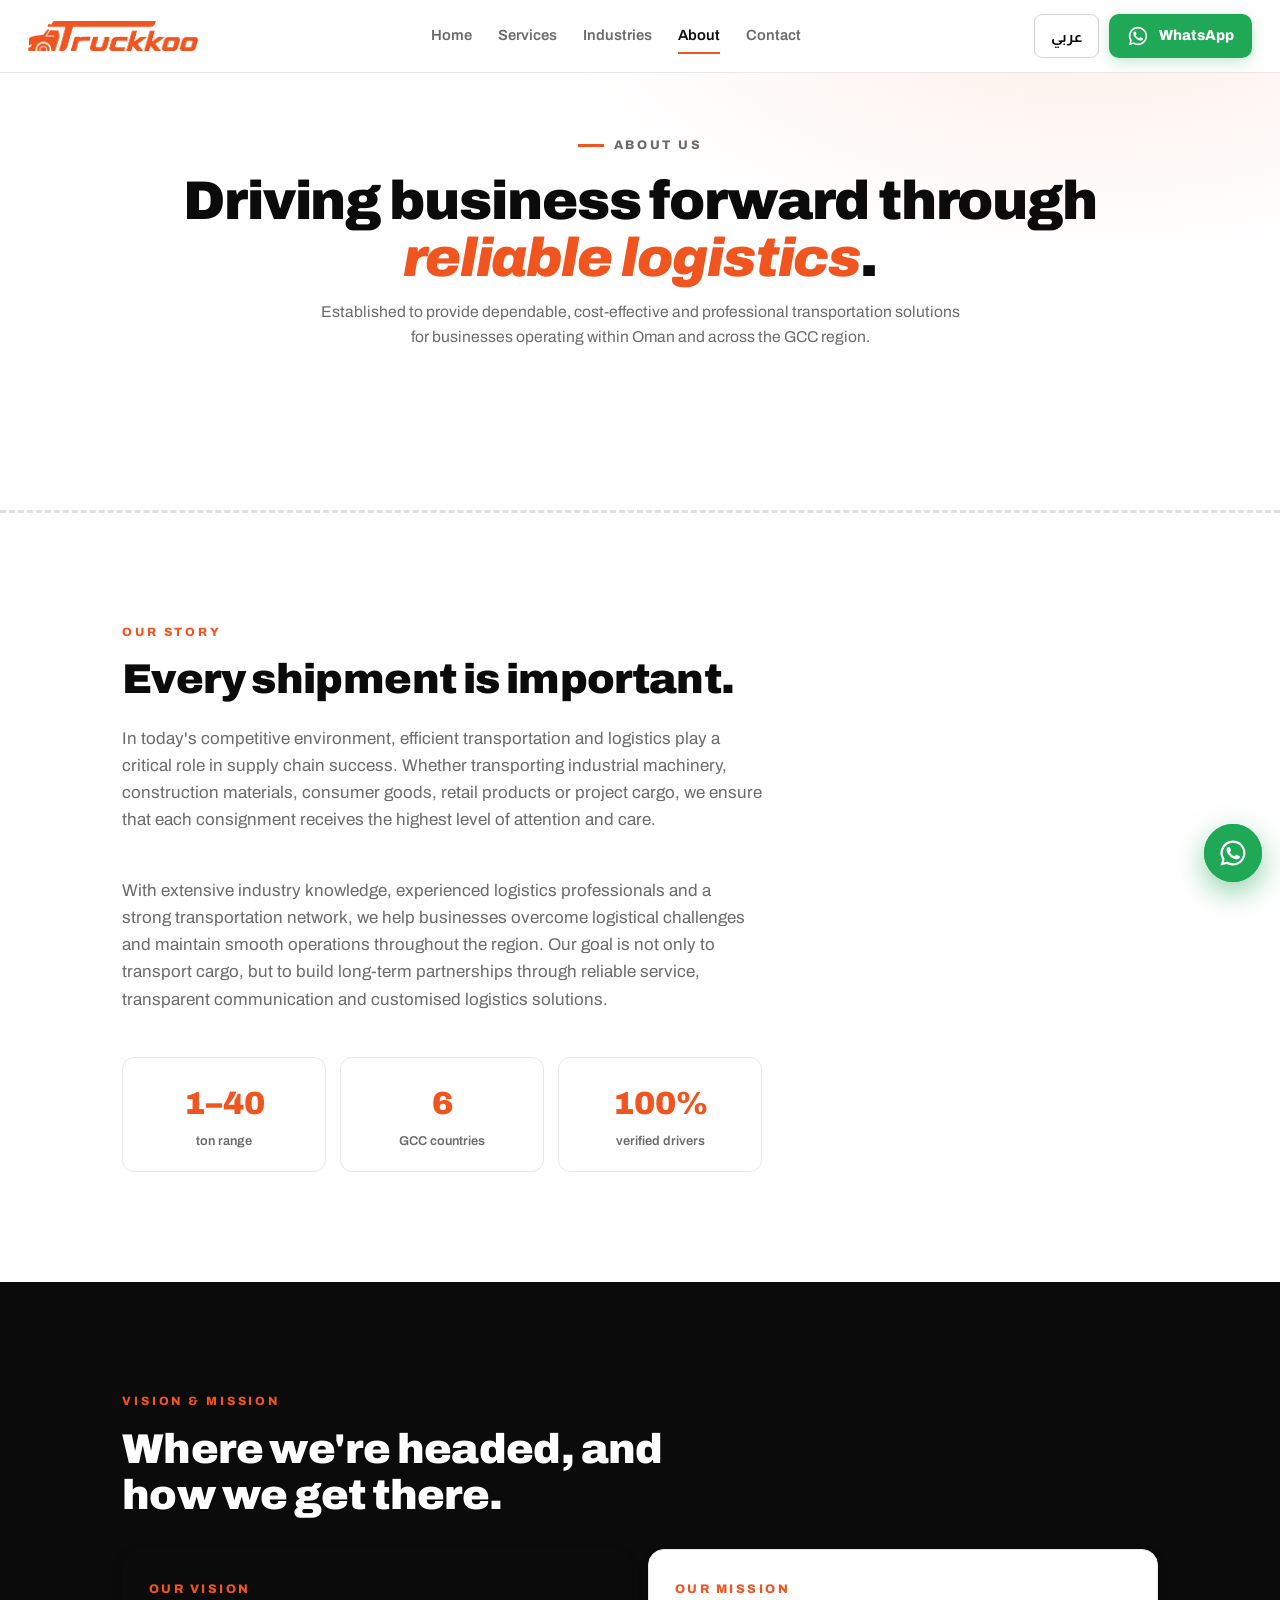
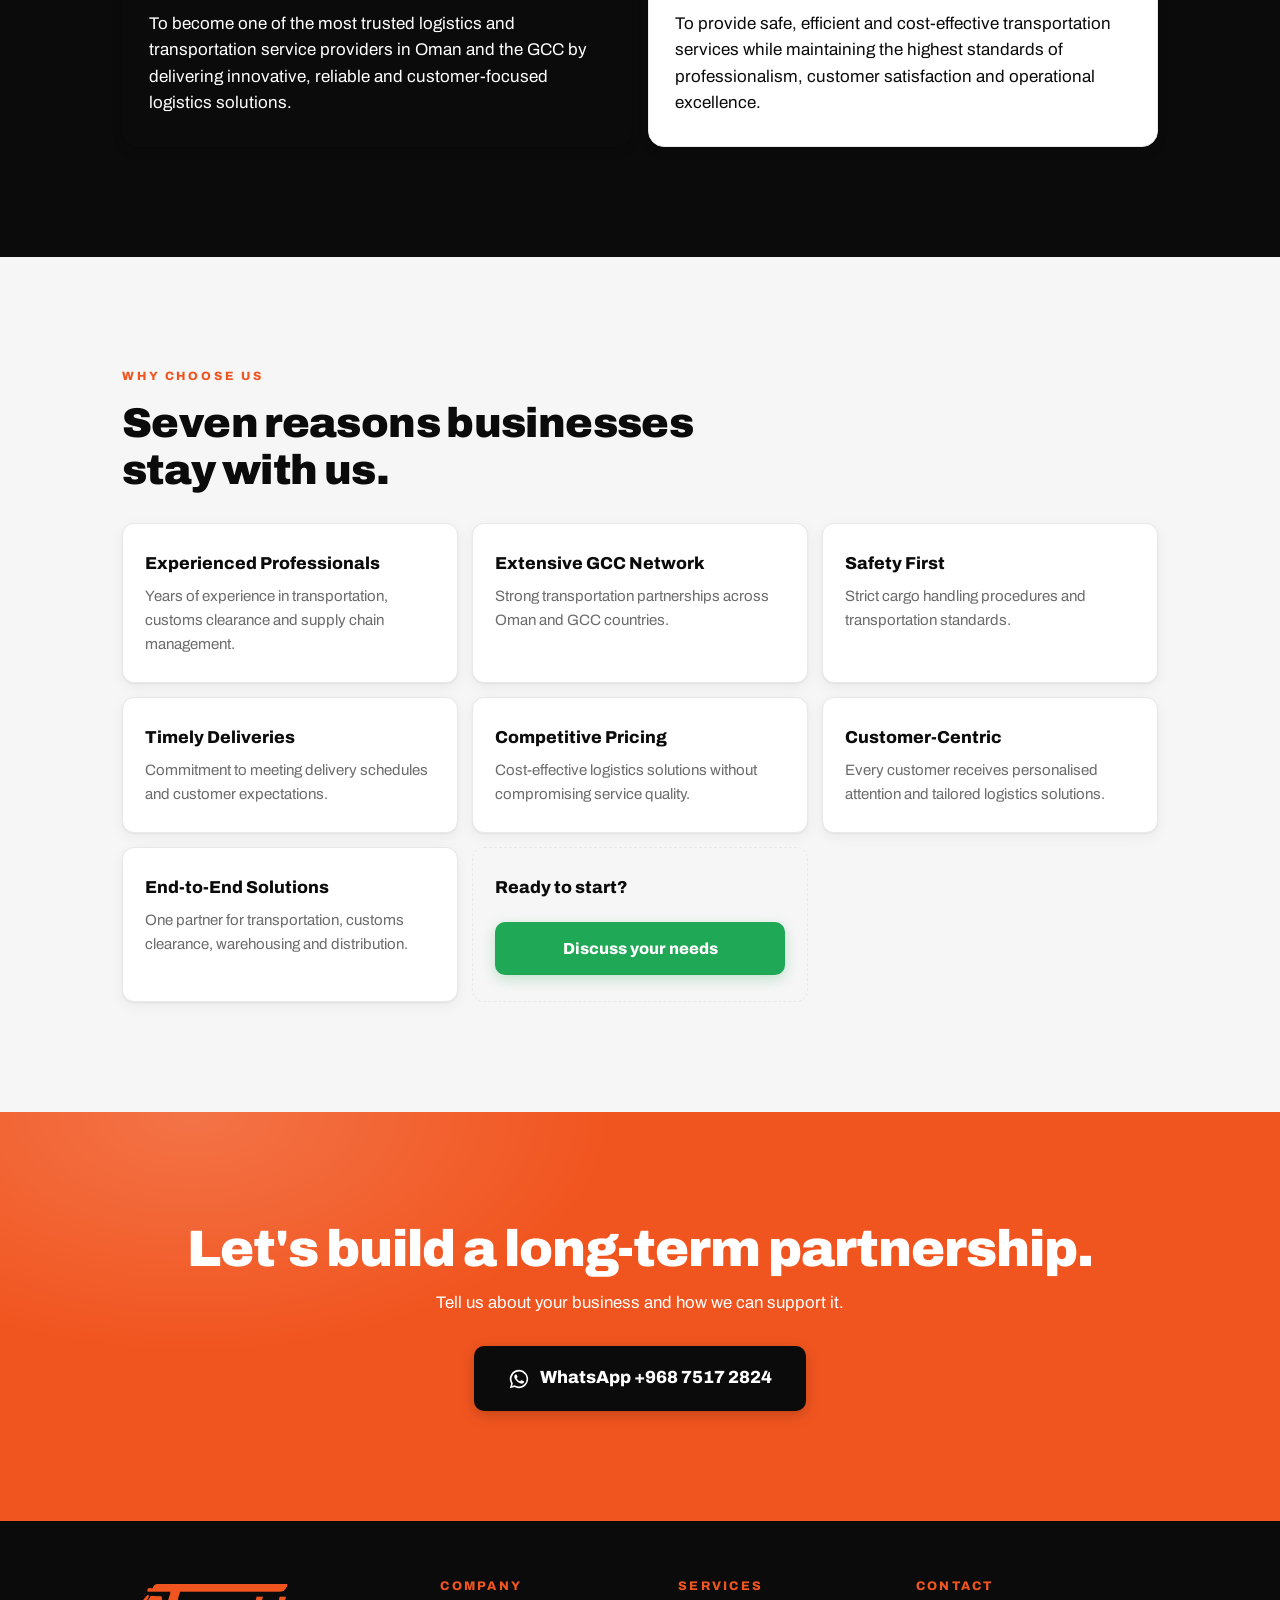
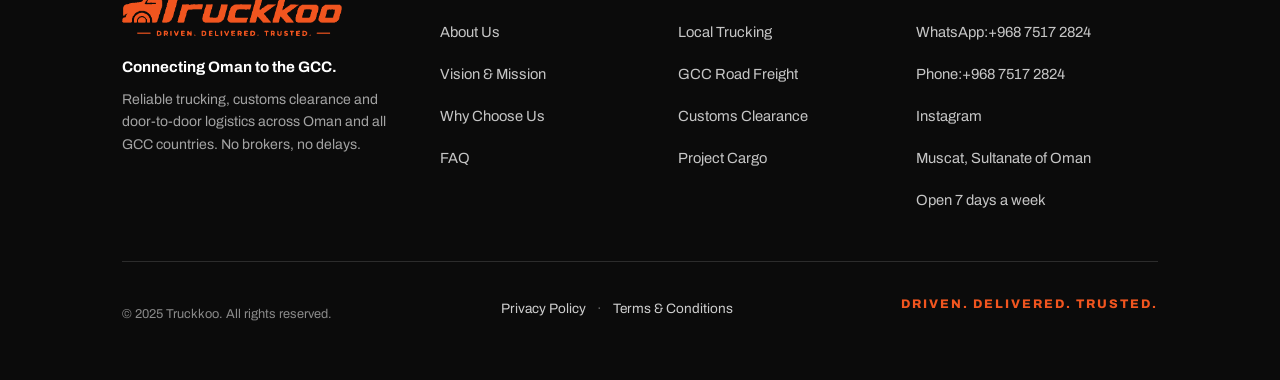
<file: about.html>
<!DOCTYPE html>
<html lang="en" dir="ltr">
<head>
<meta charset="UTF-8">
<meta name="viewport" content="width=device-width, initial-scale=1.0">
<title>About Us — Truckkoo Trucking &amp; Logistics</title>
<meta name="description" content="Truckkoo provides dependable, cost-effective transportation across Oman and the GCC. Our vision, mission and the reasons businesses choose us.">
<meta property="og:title" content="About Us — Truckkoo">
<meta property="og:description" content="Driving business forward through reliable logistics across Oman and the GCC.">
<meta property="og:image" content="images/logo.jpg">
<meta name="theme-color" content="#13100D">
<link rel="icon" href="images/logo.jpg">
<!-- PWA / Add to Home Screen -->
<link rel="manifest" href="manifest.webmanifest">
<link rel="apple-touch-icon" href="images/icon-180.png">
<meta name="apple-mobile-web-app-capable" content="yes">
<meta name="apple-mobile-web-app-status-bar-style" content="black-translucent">
<meta name="apple-mobile-web-app-title" content="Truckkoo">
<meta name="mobile-web-app-capable" content="yes">
<link rel="preconnect" href="https://fonts.googleapis.com">
<link rel="preconnect" href="https://fonts.gstatic.com" crossorigin>
<link href="https://fonts.googleapis.com/css2?family=Archivo:ital,wght@0,400;0,500;0,600;0,800;0,900;1,800;1,900&family=Almarai:wght@300;400;700;800&display=swap" rel="stylesheet">
<link rel="stylesheet" href="css/style.css">
<!-- Google Analytics 4 is initialised in js/main.js — set GA_MEASUREMENT_ID there (one place for all pages) -->
</head>
<body>
<a class="skip-link en" href="#main">Skip to content</a>
<a class="skip-link ar" href="#main">تخطّ إلى المحتوى</a>

<!-- ===== Header ===== -->
<header class="site-header" id="top">
  <a class="brand" href="index.html" aria-label="Truckkoo">
    <img class="brand-logo" src="images/logo-word.png" alt="Truckkoo" width="710" height="125">
  </a>
  <nav class="main-nav" id="mainNav" aria-label="Main">
    <a href="index.html"><span class="en">Home</span><span class="ar">الرئيسية</span></a>
    <a href="services.html"><span class="en">Services</span><span class="ar">خدماتنا</span></a>
    <a href="industries.html"><span class="en">Industries</span><span class="ar">القطاعات</span></a>
    <a href="about.html" class="active"><span class="en">About</span><span class="ar">من نحن</span></a>
    <a href="contact.html"><span class="en">Contact</span><span class="ar">اتصل بنا</span></a>
  </nav>
  <div class="header-actions">
    <button class="lang-toggle" id="langToggle" aria-label="Switch language">
      <span class="en">عربي</span><span class="ar">EN</span>
    </button>
    <a class="btn btn-wa btn-header" href="https://wa.me/96875172824?text=Hi%20Truckkoo%2C%20I%20need%20a%20truck." target="_blank" rel="noopener">
      <svg class="ico-wa" viewBox="0 0 24 24" aria-hidden="true"><path d="M12 2a10 10 0 0 0-8.6 15.1L2 22l5-1.3A10 10 0 1 0 12 2zm0 18.2a8.2 8.2 0 0 1-4.2-1.2l-.3-.2-3 .8.8-2.9-.2-.3A8.2 8.2 0 1 1 12 20.2zm4.5-6.1c-.2-.1-1.5-.7-1.7-.8-.2-.1-.4-.1-.6.1-.2.2-.6.8-.8 1-.1.2-.3.2-.5.1a6.7 6.7 0 0 1-3.3-2.9c-.3-.4 0-.5.1-.7l.4-.5c.1-.2.2-.3.3-.5 0-.2 0-.4-.1-.5l-.8-1.9c-.2-.5-.4-.4-.6-.4h-.5c-.2 0-.5.1-.7.3-.2.3-.9.9-.9 2.2s.9 2.5 1.1 2.7c.1.2 1.9 2.9 4.6 4 .6.3 1.1.4 1.5.6.6.2 1.2.2 1.6.1.5-.1 1.5-.6 1.7-1.2.2-.6.2-1.1.2-1.2-.1-.1-.3-.2-.5-.3z" fill="currentColor"/></svg>
      <span class="en">WhatsApp</span><span class="ar">واتساب</span>
    </a>
    <button class="nav-toggle" id="navToggle" aria-label="Menu" aria-expanded="false" aria-controls="mainNav"><span></span><span></span><span></span></button>
  </div>
</header>

<main id="main">

<!-- ===== Page hero ===== -->
<section class="page-hero">
  <div class="container page-hero-inner">
    <p class="hero-kicker reveal" style="justify-content:center">
      <span class="en">About Us</span><span class="ar">من نحن</span>
    </p>
    <h1 class="hero-title reveal">
      <span class="en">Driving business forward through <em>reliable logistics</em>.</span>
      <span class="ar">ندفع الأعمال للأمام عبر <em>خدمات لوجستية موثوقة</em>.</span>
    </h1>
    <p class="hero-sub reveal lead-center">
      <span class="en">Established to provide dependable, cost-effective and professional transportation solutions for businesses operating within Oman and across the GCC region.</span>
      <span class="ar">تأسّسنا لتقديم حلول نقل موثوقة وفعّالة من حيث التكلفة واحترافية للشركات العاملة داخل عُمان وعبر منطقة الخليج.</span>
    </p>
  </div>
  <div class="road-strip" aria-hidden="true">
    <svg class="truck-svg" viewBox="0 0 360 112" width="360" height="112">
      <rect x="92" y="6" width="262" height="74" rx="5" fill="#ffffff" stroke="#dcdcdc" stroke-width="2"/>
      <line x1="104" y1="10" x2="104" y2="76" stroke="#f1f1f1" stroke-width="2"/>
      <line x1="342" y1="10" x2="342" y2="76" stroke="#f1f1f1" stroke-width="2"/>
      <image href="images/logo-mark.png" x="130" y="16" width="186" height="44"/>
      <text x="223" y="71" text-anchor="middle" font-family="Archivo, sans-serif" font-weight="700" font-size="8.5" letter-spacing="2.5" fill="#9a9a9a">WA.ME/96875172824</text>
      <rect x="6" y="80" width="348" height="5" fill="#0b0b0b"/>
      <rect x="226" y="85" width="122" height="6" rx="2" fill="#1d1d1d"/>
      <rect x="346" y="80" width="6" height="20" fill="#0b0b0b"/>
      <path d="M10 84 V52 Q10 46 13 41.5 L26 21.5 Q29.5 16 36 16 H78 Q84 16 84 22 V84 Z" fill="#f1551f"/>
      <rect x="11" y="68" width="73" height="16" fill="#d9430f"/>
      <path d="M17.5 44 L28.5 27 Q30.5 23.5 35 23.5 H52 V44 Z" fill="#181b20"/>
      <line x1="57" y1="20" x2="57" y2="80" stroke="#d9430f" stroke-width="2"/>
      <rect x="60" y="48" width="8" height="2.6" rx="1.3" fill="#b33409"/>
      <rect x="9" y="62" width="4.5" height="7" rx="1.6" fill="#ffd166"/>
      <rect x="6" y="74" width="9" height="11" rx="2" fill="#1a1a1a"/>
      <line x1="14" y1="30" x2="20" y2="30" stroke="#1a1a1a" stroke-width="2.4"/>
      <line x1="20" y1="30" x2="20" y2="38" stroke="#1a1a1a" stroke-width="2.4"/>
      <rect x="85.5" y="24" width="5" height="56" fill="#3c3f44"/>
      <rect x="85.5" y="20" width="5" height="3" fill="#6b6f75"/>
      <rect x="42" y="88" width="34" height="11" rx="5.5" fill="#aab0b7"/>
      <g transform="translate(30,96)"><g class="wheel"><circle r="13" fill="#15171a"/><circle r="6.6" fill="#caccd1"/><path d="M-6.6 0H6.6M0 -6.6V6.6" stroke="#74777c" stroke-width="2"/><circle r="2.1" fill="#74777c"/></g></g>
      <g transform="translate(72,96)"><g class="wheel"><circle r="13" fill="#15171a"/><circle r="6.6" fill="#caccd1"/><path d="M-6.6 0H6.6M0 -6.6V6.6" stroke="#74777c" stroke-width="2"/><circle r="2.1" fill="#74777c"/></g></g>
      <g transform="translate(282,96)"><g class="wheel"><circle r="13" fill="#15171a"/><circle r="6.6" fill="#caccd1"/><path d="M-6.6 0H6.6M0 -6.6V6.6" stroke="#74777c" stroke-width="2"/><circle r="2.1" fill="#74777c"/></g></g>
      <g transform="translate(309,96)"><g class="wheel"><circle r="13" fill="#15171a"/><circle r="6.6" fill="#caccd1"/><path d="M-6.6 0H6.6M0 -6.6V6.6" stroke="#74777c" stroke-width="2"/><circle r="2.1" fill="#74777c"/></g></g>
      <g transform="translate(336,96)"><g class="wheel"><circle r="13" fill="#15171a"/><circle r="6.6" fill="#caccd1"/><path d="M-6.6 0H6.6M0 -6.6V6.6" stroke="#74777c" stroke-width="2"/><circle r="2.1" fill="#74777c"/></g></g>
    </svg>
  </div>
</section>

<!-- ===== Story ===== -->
<section class="section">
  <div class="container">
    <p class="eyebrow reveal"><span class="en">Our Story</span><span class="ar">قصتنا</span></p>
    <h2 class="section-title reveal">
      <span class="en">Every shipment is important.</span>
      <span class="ar">كل شحنة مهمّة.</span>
    </h2>
    <p class="lead reveal">
      <span class="en">In today's competitive environment, efficient transportation and logistics play a critical role in supply chain success. Whether transporting industrial machinery, construction materials, consumer goods, retail products or project cargo, we ensure that each consignment receives the highest level of attention and care.</span>
      <span class="ar">في بيئة الأعمال التنافسية اليوم، يلعب النقل والخدمات اللوجستية الفعّالة دوراً حاسماً في نجاح سلسلة التوريد. سواءً كان نقل الآلات الصناعية أو مواد البناء أو السلع الاستهلاكية أو منتجات التجزئة أو شحنات المشاريع، نضمن أن تحظى كل شحنة بأعلى مستوى من العناية والاهتمام.</span>
    </p>
    <p class="lead reveal">
      <span class="en">With extensive industry knowledge, experienced logistics professionals and a strong transportation network, we help businesses overcome logistical challenges and maintain smooth operations throughout the region. Our goal is not only to transport cargo, but to build long-term partnerships through reliable service, transparent communication and customised logistics solutions.</span>
      <span class="ar">بفضل معرفتنا الواسعة بالقطاع، وفريقنا اللوجستي ذي الخبرة، وشبكة النقل القوية، نساعد الشركات على تجاوز التحديات اللوجستية والحفاظ على سير العمليات بسلاسة في جميع أنحاء المنطقة. هدفنا ليس نقل البضائع فحسب، بل بناء شراكات طويلة الأمد عبر خدمة موثوقة وتواصل شفّاف وحلول لوجستية مخصّصة.</span>
    </p>
    <div class="stats reveal" style="margin-top:10px">
      <div class="stat"><strong>1–40</strong><span class="en">ton range</span><span class="ar">طن حمولة</span></div>
      <div class="stat"><strong>6</strong><span class="en">GCC countries</span><span class="ar">دول خليجية</span></div>
      <div class="stat"><strong>100%</strong><span class="en">verified drivers</span><span class="ar">سائقون موثّقون</span></div>
    </div>
  </div>
</section>

<!-- ===== Vision & Mission ===== -->
<section class="section section-dark" id="vision">
  <div class="container">
    <p class="eyebrow reveal"><span class="en">Vision &amp; Mission</span><span class="ar">الرؤية والرسالة</span></p>
    <h2 class="section-title reveal">
      <span class="en">Where we're headed, and how we get there.</span>
      <span class="ar">إلى أين نتّجه، وكيف نصل.</span>
    </h2>
    <div class="vm-grid">
      <div class="vm-card vm-accent reveal">
        <p class="vm-label"><span class="en">Our Vision</span><span class="ar">رؤيتنا</span></p>
        <p><span class="en">To become one of the most trusted logistics and transportation service providers in Oman and the GCC by delivering innovative, reliable and customer-focused logistics solutions.</span><span class="ar">أن نصبح من أكثر مزوّدي الخدمات اللوجستية والنقل ثقةً في عُمان والخليج، عبر تقديم حلول لوجستية مبتكرة وموثوقة تركّز على العميل.</span></p>
      </div>
      <div class="vm-card reveal">
        <p class="vm-label"><span class="en">Our Mission</span><span class="ar">رسالتنا</span></p>
        <p><span class="en">To provide safe, efficient and cost-effective transportation services while maintaining the highest standards of professionalism, customer satisfaction and operational excellence.</span><span class="ar">تقديم خدمات نقل آمنة وفعّالة وبتكلفة مناسبة مع الحفاظ على أعلى معايير الاحترافية ورضا العملاء والتميّز التشغيلي.</span></p>
      </div>
    </div>
  </div>
</section>

<!-- ===== Why Choose Us ===== -->
<section class="section why" id="why">
  <div class="container">
    <p class="eyebrow reveal"><span class="en">Why Choose Us</span><span class="ar">لماذا تختارنا</span></p>
    <h2 class="section-title reveal">
      <span class="en">Seven reasons businesses stay with us.</span>
      <span class="ar">سبعة أسباب تجعل الشركات تبقى معنا.</span>
    </h2>
    <div class="info-grid">
      <div class="info-card reveal"><h3><span class="en">Experienced Professionals</span><span class="ar">فريق ذو خبرة</span></h3><p><span class="en">Years of experience in transportation, customs clearance and supply chain management.</span><span class="ar">سنوات من الخبرة في النقل والتخليص الجمركي وإدارة سلسلة التوريد.</span></p></div>
      <div class="info-card reveal"><h3><span class="en">Extensive GCC Network</span><span class="ar">شبكة خليجية واسعة</span></h3><p><span class="en">Strong transportation partnerships across Oman and GCC countries.</span><span class="ar">شراكات نقل قوية عبر عُمان ودول الخليج.</span></p></div>
      <div class="info-card reveal"><h3><span class="en">Safety First</span><span class="ar">السلامة أولاً</span></h3><p><span class="en">Strict cargo handling procedures and transportation standards.</span><span class="ar">إجراءات صارمة لمناولة البضائع ومعايير نقل عالية.</span></p></div>
      <div class="info-card reveal"><h3><span class="en">Timely Deliveries</span><span class="ar">توصيل في الوقت</span></h3><p><span class="en">Commitment to meeting delivery schedules and customer expectations.</span><span class="ar">التزام بالوفاء بمواعيد التسليم وتوقعات العملاء.</span></p></div>
      <div class="info-card reveal"><h3><span class="en">Competitive Pricing</span><span class="ar">أسعار تنافسية</span></h3><p><span class="en">Cost-effective logistics solutions without compromising service quality.</span><span class="ar">حلول لوجستية بتكلفة مناسبة دون المساس بجودة الخدمة.</span></p></div>
      <div class="info-card reveal"><h3><span class="en">Customer-Centric</span><span class="ar">نركّز على العميل</span></h3><p><span class="en">Every customer receives personalised attention and tailored logistics solutions.</span><span class="ar">كل عميل يحظى باهتمام شخصي وحلول لوجستية مصمّمة خصيصاً.</span></p></div>
      <div class="info-card reveal"><h3><span class="en">End-to-End Solutions</span><span class="ar">حلول متكاملة</span></h3><p><span class="en">One partner for transportation, customs clearance, warehousing and distribution.</span><span class="ar">شريك واحد للنقل والتخليص الجمركي والتخزين والتوزيع.</span></p></div>
      <div class="info-card reveal" style="display:flex;flex-direction:column;justify-content:center;gap:14px;border-style:dashed;background:transparent;box-shadow:none">
        <h3><span class="en">Ready to start?</span><span class="ar">جاهز للبدء؟</span></h3>
        <a class="btn btn-wa" href="https://wa.me/96875172824?text=Hi%20Truckkoo%2C%20I'd%20like%20to%20discuss%20my%20logistics%20needs." target="_blank" rel="noopener"><span class="en">Discuss your needs</span><span class="ar">ناقش احتياجاتك</span></a>
      </div>
    </div>
  </div>
</section>

<!-- ===== Contact CTA ===== -->
<section class="section section-orange contact" id="contact">
  <div class="container contact-inner">
    <h2 class="contact-title reveal">
      <span class="en">Let's build a long-term partnership.</span>
      <span class="ar">لنبنِ شراكة طويلة الأمد.</span>
    </h2>
    <p class="contact-sub reveal">
      <span class="en">Tell us about your business and how we can support it.</span>
      <span class="ar">أخبرنا عن عملك وكيف يمكننا دعمه.</span>
    </p>
    <a class="btn btn-dark btn-xl reveal" href="https://wa.me/96875172824?text=Hi%20Truckkoo%2C%20I'd%20like%20to%20discuss%20a%20logistics%20partnership." target="_blank" rel="noopener">
      <svg class="ico-wa" viewBox="0 0 24 24" aria-hidden="true"><path d="M12 2a10 10 0 0 0-8.6 15.1L2 22l5-1.3A10 10 0 1 0 12 2zm0 18.2a8.2 8.2 0 0 1-4.2-1.2l-.3-.2-3 .8.8-2.9-.2-.3A8.2 8.2 0 1 1 12 20.2zm4.5-6.1c-.2-.1-1.5-.7-1.7-.8-.2-.1-.4-.1-.6.1-.2.2-.6.8-.8 1-.1.2-.3.2-.5.1a6.7 6.7 0 0 1-3.3-2.9c-.3-.4 0-.5.1-.7l.4-.5c.1-.2.2-.3.3-.5 0-.2 0-.4-.1-.5l-.8-1.9c-.2-.5-.4-.4-.6-.4h-.5c-.2 0-.5.1-.7.3-.2.3-.9.9-.9 2.2s.9 2.5 1.1 2.7c.1.2 1.9 2.9 4.6 4 .6.3 1.1.4 1.5.6.6.2 1.2.2 1.6.1.5-.1 1.5-.6 1.7-1.2.2-.6.2-1.1.2-1.2-.1-.1-.3-.2-.5-.3z" fill="currentColor"/></svg>
      <span class="en">WhatsApp +968 7517 2824</span><span class="ar">واتساب ‎+968 7517 2824‎</span>
    </a>
  </div>
</section>

</main>

<!-- ===== Footer ===== -->
<footer class="site-footer">
  <div class="container">
    <div class="footer-grid">
      <div class="footer-col footer-col-brand">
        <a class="brand brand-footer" href="index.html">
          <img class="brand-logo brand-logo-footer" src="images/logo-mark.png" alt="Truckkoo — Driven. Delivered. Trusted." width="710" height="168">
        </a>
        <p class="footer-slogan">
          <span class="en">Connecting Oman to the GCC.</span>
          <span class="ar">نربط عُمان بدول الخليج.</span>
        </p>
        <p class="footer-desc">
          <span class="en">Reliable trucking, customs clearance and door-to-door logistics across Oman and all GCC countries. No brokers, no delays.</span>
          <span class="ar">نقل موثوق وتخليص جمركي وخدمات من الباب إلى الباب في عُمان وجميع دول الخليج. بدون وسطاء، بدون تأخير.</span>
        </p>
      </div>
      <div class="footer-col">
        <h4><span class="en">Company</span><span class="ar">الشركة</span></h4>
        <ul>
          <li><a href="about.html"><span class="en">About Us</span><span class="ar">من نحن</span></a></li>
          <li><a href="about.html#vision"><span class="en">Vision &amp; Mission</span><span class="ar">الرؤية والرسالة</span></a></li>
          <li><a href="about.html#why"><span class="en">Why Choose Us</span><span class="ar">لماذا تختارنا</span></a></li>
          <li><a href="contact.html#faq"><span class="en">FAQ</span><span class="ar">الأسئلة الشائعة</span></a></li>
        </ul>
      </div>
      <div class="footer-col">
        <h4><span class="en">Services</span><span class="ar">الخدمات</span></h4>
        <ul>
          <li><a href="services.html#local"><span class="en">Local Trucking</span><span class="ar">النقل الداخلي</span></a></li>
          <li><a href="services.html#gcc"><span class="en">GCC Road Freight</span><span class="ar">الشحن الخليجي</span></a></li>
          <li><a href="services.html#customs"><span class="en">Customs Clearance</span><span class="ar">التخليص الجمركي</span></a></li>
          <li><a href="services.html#project"><span class="en">Project Cargo</span><span class="ar">شحن المشاريع</span></a></li>
        </ul>
      </div>
      <div class="footer-col">
        <h4><span class="en">Contact</span><span class="ar">تواصل معنا</span></h4>
        <ul>
          <li><a href="https://wa.me/96875172824" target="_blank" rel="noopener"><span class="en">WhatsApp:</span><span class="ar">واتساب:</span> <span dir="ltr">+968 7517 2824</span></a></li>
          <li><a href="tel:+96875172824"><span class="en">Phone:</span><span class="ar">هاتف:</span> <span dir="ltr">+968 7517 2824</span></a></li>
          <li><a href="https://instagram.com/truckkoo" target="_blank" rel="noopener"><span class="en">Instagram</span><span class="ar">إنستغرام</span></a></li>
          <li><span class="footer-plain"><span class="en">Muscat, Sultanate of Oman</span><span class="ar">مسقط، سلطنة عُمان</span></span></li>
          <li><span class="footer-plain"><span class="en">Open 7 days a week</span><span class="ar">نعمل طوال أيام الأسبوع</span></span></li>
        </ul>
      </div>
    </div>
    <div class="footer-bottom">
      <p class="footer-copy">© 2025 Truckkoo. <span class="en">All rights reserved.</span><span class="ar">جميع الحقوق محفوظة.</span></p>
      <p class="footer-legal">
        <a href="privacy.html"><span class="en">Privacy Policy</span><span class="ar">سياسة الخصوصية</span></a>
        <span aria-hidden="true">·</span>
        <a href="terms.html"><span class="en">Terms &amp; Conditions</span><span class="ar">الشروط والأحكام</span></a>
      </p>
      <p class="footer-tag"><span class="en">Driven. Delivered. Trusted.</span><span class="ar">قيادة. توصيل. ثقة.</span></p>
    </div>
  </div>
</footer>

<a class="wa-float" href="https://wa.me/96875172824?text=Hi%20Truckkoo%2C%20I%20need%20a%20truck." target="_blank" rel="noopener" aria-label="Chat on WhatsApp">
  <svg viewBox="0 0 24 24" aria-hidden="true"><path d="M12 2a10 10 0 0 0-8.6 15.1L2 22l5-1.3A10 10 0 1 0 12 2zm0 18.2a8.2 8.2 0 0 1-4.2-1.2l-.3-.2-3 .8.8-2.9-.2-.3A8.2 8.2 0 1 1 12 20.2zm4.5-6.1c-.2-.1-1.5-.7-1.7-.8-.2-.1-.4-.1-.6.1-.2.2-.6.8-.8 1-.1.2-.3.2-.5.1a6.7 6.7 0 0 1-3.3-2.9c-.3-.4 0-.5.1-.7l.4-.5c.1-.2.2-.3.3-.5 0-.2 0-.4-.1-.5l-.8-1.9c-.2-.5-.4-.4-.6-.4h-.5c-.2 0-.5.1-.7.3-.2.3-.9.9-.9 2.2s.9 2.5 1.1 2.7c.1.2 1.9 2.9 4.6 4 .6.3 1.1.4 1.5.6.6.2 1.2.2 1.6.1.5-.1 1.5-.6 1.7-1.2.2-.6.2-1.1.2-1.2-.1-.1-.3-.2-.5-.3z" fill="currentColor"/></svg>
</a>

<script src="js/main.js"></script>
</body>
</html>
</file>
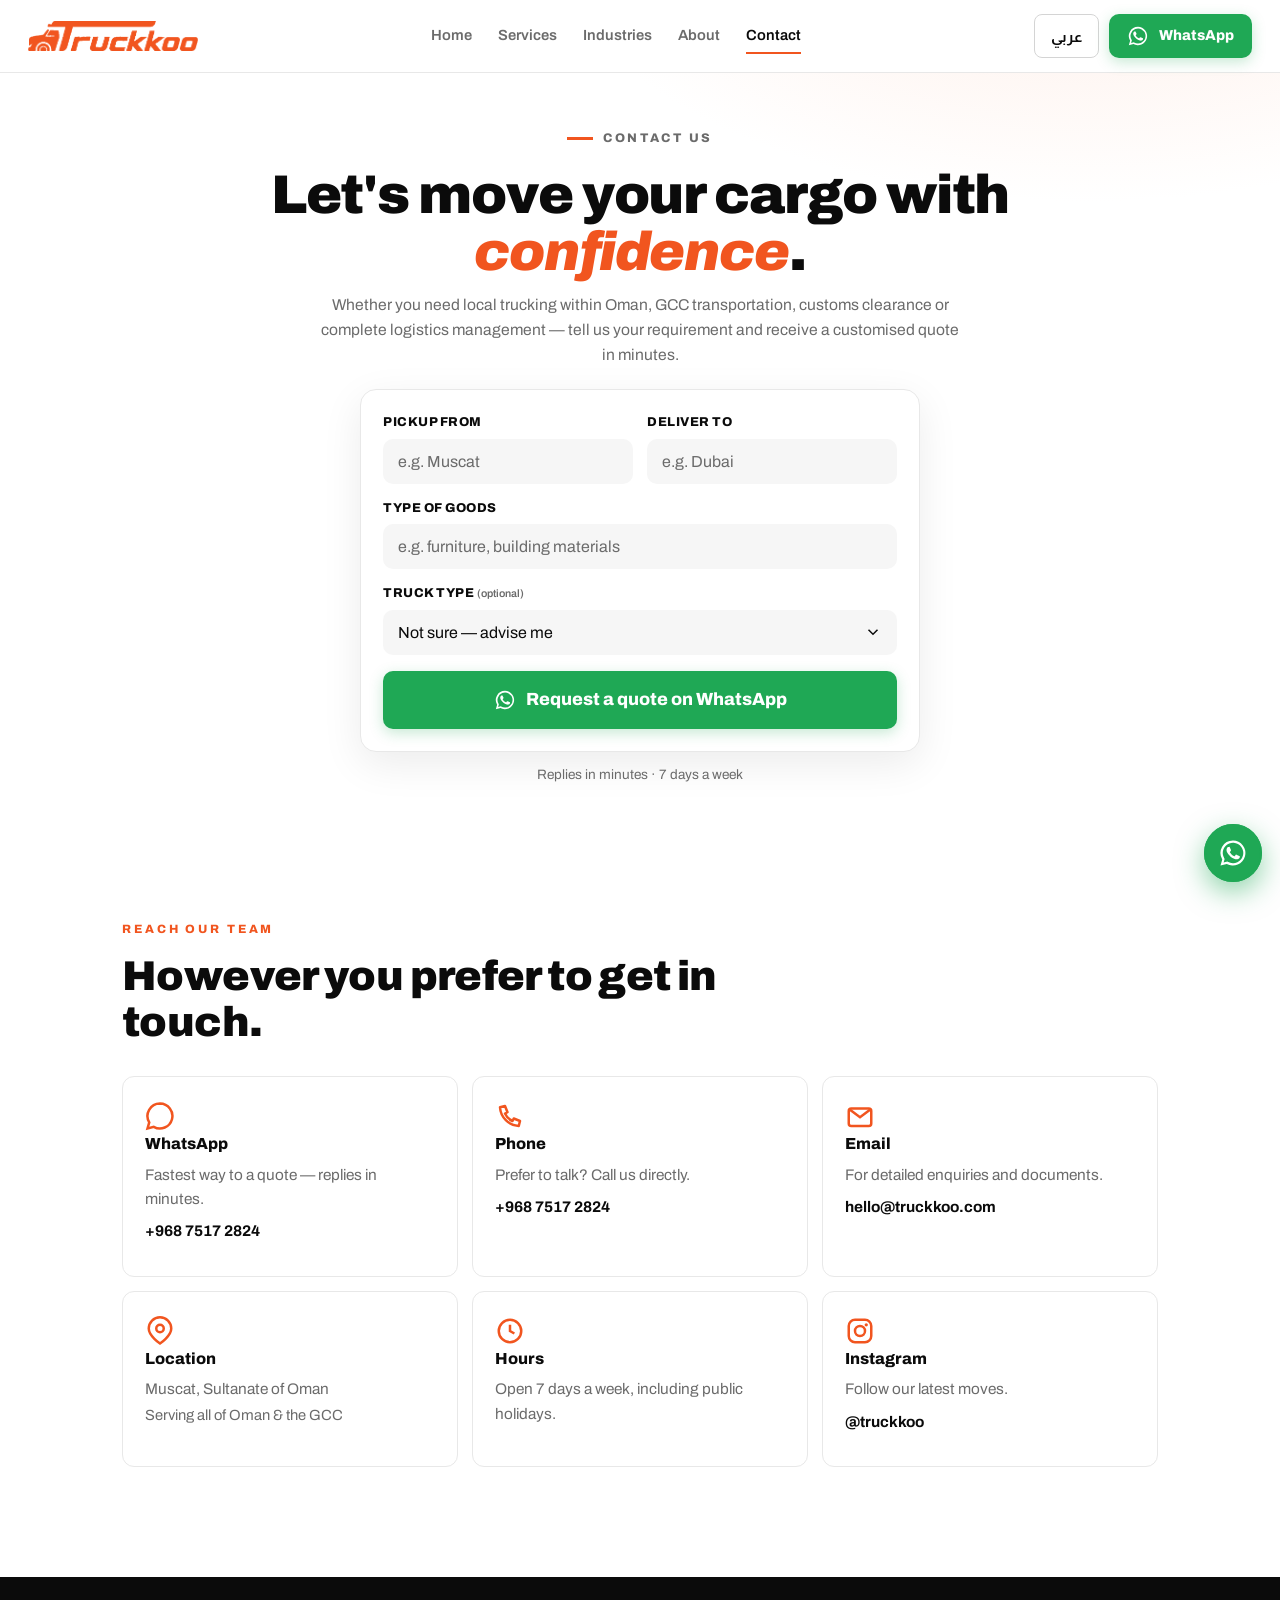
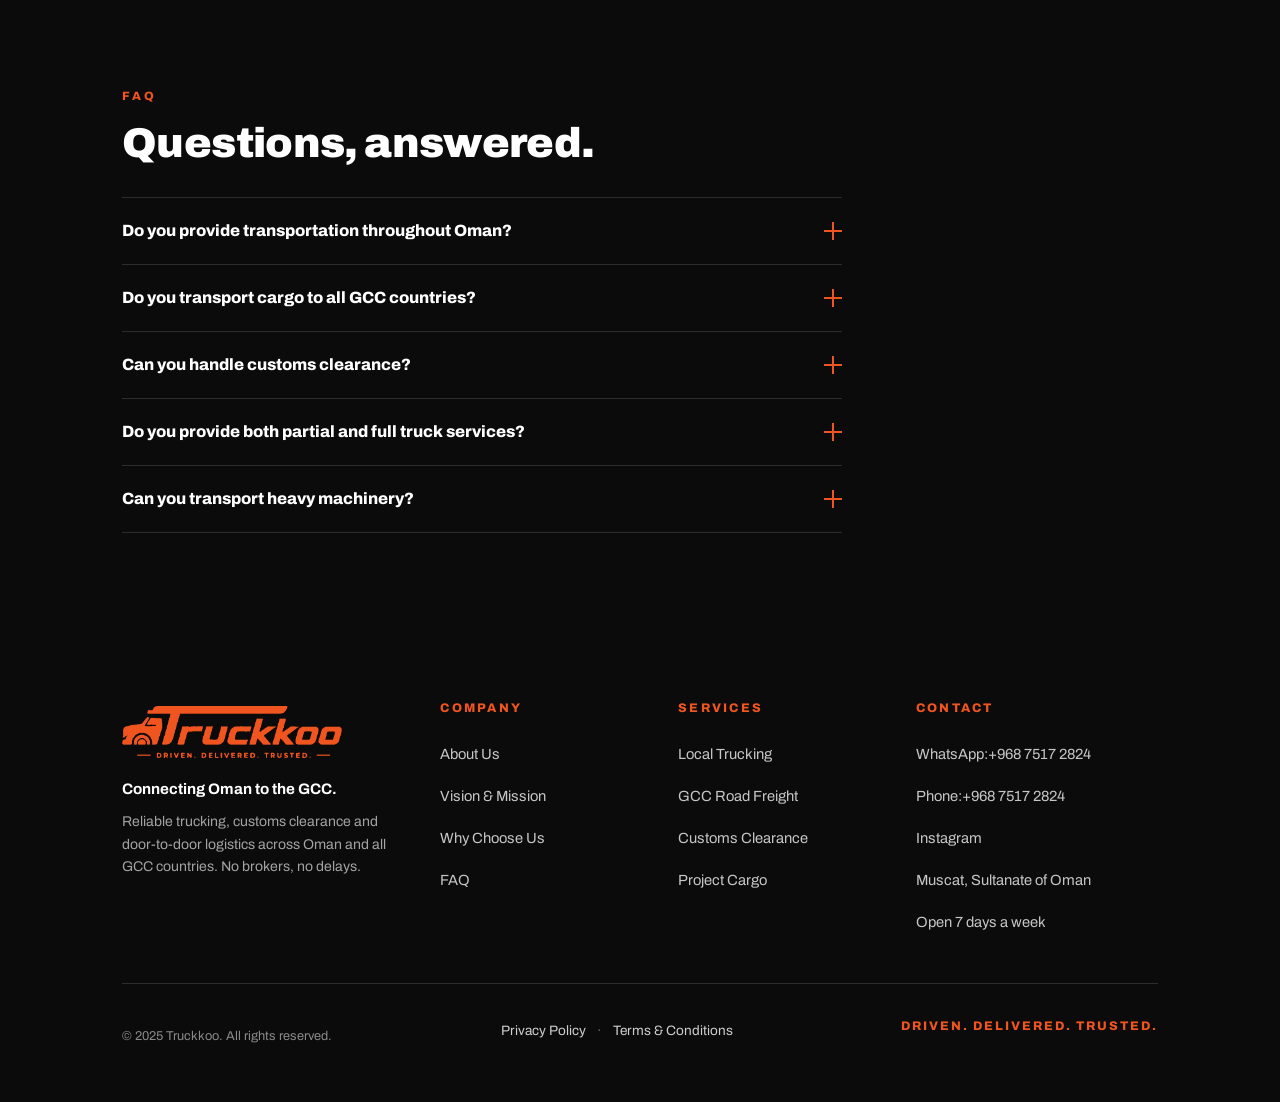
<file: contact.html>
<!DOCTYPE html>
<html lang="en" dir="ltr">
<head>
<meta charset="UTF-8">
<meta name="viewport" content="width=device-width, initial-scale=1.0">
<title>Contact Us — Truckkoo Trucking &amp; Logistics</title>
<meta name="description" content="Contact Truckkoo for local trucking, GCC transportation, customs clearance or complete logistics management. WhatsApp +968 7517 2824 — replies in minutes, 7 days a week.">
<meta property="og:title" content="Contact Us — Truckkoo">
<meta property="og:description" content="Request a customised transportation quote. WhatsApp +968 7517 2824.">
<meta property="og:image" content="images/logo.jpg">
<meta name="theme-color" content="#13100D">
<link rel="icon" href="images/logo.jpg">
<!-- PWA / Add to Home Screen -->
<link rel="manifest" href="manifest.webmanifest">
<link rel="apple-touch-icon" href="images/icon-180.png">
<meta name="apple-mobile-web-app-capable" content="yes">
<meta name="apple-mobile-web-app-status-bar-style" content="black-translucent">
<meta name="apple-mobile-web-app-title" content="Truckkoo">
<meta name="mobile-web-app-capable" content="yes">
<link rel="preconnect" href="https://fonts.googleapis.com">
<link rel="preconnect" href="https://fonts.gstatic.com" crossorigin>
<link href="https://fonts.googleapis.com/css2?family=Archivo:ital,wght@0,400;0,500;0,600;0,800;0,900;1,800;1,900&family=Almarai:wght@300;400;700;800&display=swap" rel="stylesheet">
<link rel="stylesheet" href="css/style.css">
<!-- Google Analytics 4 is initialised in js/main.js — set GA_MEASUREMENT_ID there (one place for all pages) -->
</head>
<body>
<a class="skip-link en" href="#main">Skip to content</a>
<a class="skip-link ar" href="#main">تخطّ إلى المحتوى</a>

<!-- ===== Header ===== -->
<header class="site-header" id="top">
  <a class="brand" href="index.html" aria-label="Truckkoo">
    <img class="brand-logo" src="images/logo-word.png" alt="Truckkoo" width="710" height="125">
  </a>
  <nav class="main-nav" id="mainNav" aria-label="Main">
    <a href="index.html"><span class="en">Home</span><span class="ar">الرئيسية</span></a>
    <a href="services.html"><span class="en">Services</span><span class="ar">خدماتنا</span></a>
    <a href="industries.html"><span class="en">Industries</span><span class="ar">القطاعات</span></a>
    <a href="about.html"><span class="en">About</span><span class="ar">من نحن</span></a>
    <a href="contact.html" class="active"><span class="en">Contact</span><span class="ar">اتصل بنا</span></a>
  </nav>
  <div class="header-actions">
    <button class="lang-toggle" id="langToggle" aria-label="Switch language">
      <span class="en">عربي</span><span class="ar">EN</span>
    </button>
    <a class="btn btn-wa btn-header" href="https://wa.me/96875172824?text=Hi%20Truckkoo%2C%20I%20need%20a%20truck." target="_blank" rel="noopener">
      <svg class="ico-wa" viewBox="0 0 24 24" aria-hidden="true"><path d="M12 2a10 10 0 0 0-8.6 15.1L2 22l5-1.3A10 10 0 1 0 12 2zm0 18.2a8.2 8.2 0 0 1-4.2-1.2l-.3-.2-3 .8.8-2.9-.2-.3A8.2 8.2 0 1 1 12 20.2zm4.5-6.1c-.2-.1-1.5-.7-1.7-.8-.2-.1-.4-.1-.6.1-.2.2-.6.8-.8 1-.1.2-.3.2-.5.1a6.7 6.7 0 0 1-3.3-2.9c-.3-.4 0-.5.1-.7l.4-.5c.1-.2.2-.3.3-.5 0-.2 0-.4-.1-.5l-.8-1.9c-.2-.5-.4-.4-.6-.4h-.5c-.2 0-.5.1-.7.3-.2.3-.9.9-.9 2.2s.9 2.5 1.1 2.7c.1.2 1.9 2.9 4.6 4 .6.3 1.1.4 1.5.6.6.2 1.2.2 1.6.1.5-.1 1.5-.6 1.7-1.2.2-.6.2-1.1.2-1.2-.1-.1-.3-.2-.5-.3z" fill="currentColor"/></svg>
      <span class="en">WhatsApp</span><span class="ar">واتساب</span>
    </a>
    <button class="nav-toggle" id="navToggle" aria-label="Menu" aria-expanded="false" aria-controls="mainNav"><span></span><span></span><span></span></button>
  </div>
</header>

<main id="main">

<!-- ===== Page hero + quote form ===== -->
<section class="hero page-hero">
  <div class="container hero-inner" style="min-height:auto;padding-block:56px 24px">
    <p class="hero-kicker reveal">
      <span class="en">Contact Us</span><span class="ar">اتصل بنا</span>
    </p>
    <h1 class="hero-title reveal">
      <span class="en">Let's move your cargo with <em>confidence</em>.</span>
      <span class="ar">لننقل بضاعتك <em>بثقة</em>.</span>
    </h1>
    <p class="hero-sub reveal">
      <span class="en">Whether you need local trucking within Oman, GCC transportation, customs clearance or complete logistics management — tell us your requirement and receive a customised quote in minutes.</span>
      <span class="ar">سواء احتجت نقلاً داخل عُمان، أو نقلاً خليجياً، أو تخليصاً جمركياً، أو إدارة لوجستية كاملة — أخبرنا بمتطلبك واحصل على عرض سعر مخصّص خلال دقائق.</span>
    </p>
    <div class="hero-cta reveal">
      <form class="quote-form" id="quoteForm" novalidate>
        <div class="qf-grid">
          <div class="qf-field">
            <label for="qfFrom"><span class="en">Pickup from</span><span class="ar">من (موقع التحميل)</span></label>
            <input type="text" id="qfFrom" name="from" required autocomplete="off" list="cityList"
                   data-ph-en="e.g. Muscat" data-ph-ar="مثال: مسقط">
          </div>
          <div class="qf-field">
            <label for="qfTo"><span class="en">Deliver to</span><span class="ar">إلى (موقع التسليم)</span></label>
            <input type="text" id="qfTo" name="to" required autocomplete="off" list="cityList"
                   data-ph-en="e.g. Dubai" data-ph-ar="مثال: دبي">
          </div>
          <div class="qf-field">
            <label for="qfGoods"><span class="en">Type of goods</span><span class="ar">نوع البضاعة</span></label>
            <input type="text" id="qfGoods" name="goods" required autocomplete="off"
                   data-ph-en="e.g. furniture, building materials" data-ph-ar="مثال: أثاث، مواد بناء">
          </div>
          <div class="qf-field">
            <label for="qfTruck"><span class="en">Truck type <small>(optional)</small></span><span class="ar">نوع الشاحنة <small>(اختياري)</small></span></label>
            <select id="qfTruck" name="truck">
              <option value="" data-en="Not sure — advise me" data-ar="غير متأكد — انصحوني"></option>
              <option value="pickup" data-en="Small pickup (1 ton)" data-ar="بيك أب صغير (١ طن)"></option>
              <option value="hiup" data-en="Hi-up (3 tons)" data-ar="هاي أب (٣ طن)"></option>
              <option value="10t" data-en="10-ton truck" data-ar="شاحنة ١٠ طن"></option>
              <option value="20t" data-en="20-ton trailer" data-ar="تريلة ٢٠ طن"></option>
              <option value="40t" data-en="Trailer — up to 40 tons" data-ar="تريلة — حتى ٤٠ طن"></option>
            </select>
          </div>
        </div>
        <datalist id="cityList"></datalist>
        <p class="qf-error" id="qfError" hidden>
          <span class="en">Please fill in pickup, delivery and goods.</span>
          <span class="ar">يرجى تعبئة موقع التحميل والتسليم ونوع البضاعة.</span>
        </p>
        <button type="submit" class="btn btn-wa btn-xl qf-submit">
          <svg class="ico-wa" viewBox="0 0 24 24" aria-hidden="true"><path d="M12 2a10 10 0 0 0-8.6 15.1L2 22l5-1.3A10 10 0 1 0 12 2zm0 18.2a8.2 8.2 0 0 1-4.2-1.2l-.3-.2-3 .8.8-2.9-.2-.3A8.2 8.2 0 1 1 12 20.2zm4.5-6.1c-.2-.1-1.5-.7-1.7-.8-.2-.1-.4-.1-.6.1-.2.2-.6.8-.8 1-.1.2-.3.2-.5.1a6.7 6.7 0 0 1-3.3-2.9c-.3-.4 0-.5.1-.7l.4-.5c.1-.2.2-.3.3-.5 0-.2 0-.4-.1-.5l-.8-1.9c-.2-.5-.4-.4-.6-.4h-.5c-.2 0-.5.1-.7.3-.2.3-.9.9-.9 2.2s.9 2.5 1.1 2.7c.1.2 1.9 2.9 4.6 4 .6.3 1.1.4 1.5.6.6.2 1.2.2 1.6.1.5-.1 1.5-.6 1.7-1.2.2-.6.2-1.1.2-1.2-.1-.1-.3-.2-.5-.3z" fill="currentColor"/></svg>
          <span class="en">Request a quote on WhatsApp</span><span class="ar">اطلب عرض سعر عبر واتساب</span>
        </button>
      </form>
      <p class="hero-note">
        <span class="en">Replies in minutes · 7 days a week</span>
        <span class="ar">نرد خلال دقائق · طوال أيام الأسبوع</span>
      </p>
    </div>
  </div>
</section>

<!-- ===== Contact details ===== -->
<section class="section">
  <div class="container">
    <p class="eyebrow reveal"><span class="en">Reach Our Team</span><span class="ar">تواصل مع فريقنا</span></p>
    <h2 class="section-title reveal">
      <span class="en">However you prefer to get in touch.</span>
      <span class="ar">بالطريقة التي تفضّلها للتواصل.</span>
    </h2>
    <div class="contact-cards">
      <div class="contact-card reveal">
        <span class="info-ico" aria-hidden="true"><svg viewBox="0 0 24 24"><path d="M12 2a10 10 0 0 0-8.6 15.1L2 22l5-1.3A10 10 0 1 0 12 2z" fill="none" stroke="currentColor" stroke-width="2"/></svg></span>
        <h3><span class="en">WhatsApp</span><span class="ar">واتساب</span></h3>
        <p><span class="en">Fastest way to a quote — replies in minutes.</span><span class="ar">أسرع طريقة للحصول على سعر — نرد خلال دقائق.</span></p>
        <a href="https://wa.me/96875172824?text=Hi%20Truckkoo%2C%20I%20need%20a%20logistics%20quote." target="_blank" rel="noopener" dir="ltr">+968 7517 2824</a>
      </div>
      <div class="contact-card reveal">
        <span class="info-ico" aria-hidden="true"><svg viewBox="0 0 24 24"><path d="M4 5l4-1 2 5-2 1a12 12 0 0 0 6 6l1-2 5 2-1 4a16 16 0 0 1-15-15z" fill="none" stroke="currentColor" stroke-width="2" stroke-linejoin="round"/></svg></span>
        <h3><span class="en">Phone</span><span class="ar">هاتف</span></h3>
        <p><span class="en">Prefer to talk? Call us directly.</span><span class="ar">تفضّل المكالمة؟ اتصل بنا مباشرة.</span></p>
        <a href="tel:+96875172824" dir="ltr">+968 7517 2824</a>
      </div>
      <div class="contact-card reveal">
        <span class="info-ico" aria-hidden="true"><svg viewBox="0 0 24 24"><rect x="3" y="6" width="18" height="14" rx="2" fill="none" stroke="currentColor" stroke-width="2"/><path d="M4 7l8 6 8-6" fill="none" stroke="currentColor" stroke-width="2"/></svg></span>
        <h3><span class="en">Email</span><span class="ar">البريد الإلكتروني</span></h3>
        <p><span class="en">For detailed enquiries and documents.</span><span class="ar">للاستفسارات التفصيلية والمستندات.</span></p>
        <a href="mailto:hello@truckkoo.com">hello@truckkoo.com</a>
      </div>
      <div class="contact-card reveal">
        <span class="info-ico" aria-hidden="true"><svg viewBox="0 0 24 24"><path d="M21 10c0 6-9 12-9 12s-9-6-9-12a9 9 0 0 1 18 0z" fill="none" stroke="currentColor" stroke-width="2"/><circle cx="12" cy="10" r="3" fill="none" stroke="currentColor" stroke-width="2"/></svg></span>
        <h3><span class="en">Location</span><span class="ar">الموقع</span></h3>
        <p><span class="en">Muscat, Sultanate of Oman</span><span class="ar">مسقط، سلطنة عُمان</span></p>
        <span class="footer-plain" style="color:var(--ink-soft)"><span class="en">Serving all of Oman &amp; the GCC</span><span class="ar">نخدم كل عُمان والخليج</span></span>
      </div>
      <div class="contact-card reveal">
        <span class="info-ico" aria-hidden="true"><svg viewBox="0 0 24 24"><circle cx="12" cy="12" r="9" fill="none" stroke="currentColor" stroke-width="2"/><path d="M12 7v5l3.5 2" fill="none" stroke="currentColor" stroke-width="2"/></svg></span>
        <h3><span class="en">Hours</span><span class="ar">ساعات العمل</span></h3>
        <p><span class="en">Open 7 days a week, including public holidays.</span><span class="ar">نعمل طوال أيام الأسبوع، بما في ذلك العطل الرسمية.</span></p>
      </div>
      <div class="contact-card reveal">
        <span class="info-ico" aria-hidden="true"><svg viewBox="0 0 24 24"><rect x="3" y="3" width="18" height="18" rx="5" fill="none" stroke="currentColor" stroke-width="2"/><circle cx="12" cy="12" r="4" fill="none" stroke="currentColor" stroke-width="2"/><circle cx="17" cy="7" r="1.3" fill="currentColor"/></svg></span>
        <h3><span class="en">Instagram</span><span class="ar">إنستغرام</span></h3>
        <p><span class="en">Follow our latest moves.</span><span class="ar">تابع آخر رحلاتنا.</span></p>
        <a href="https://instagram.com/truckkoo" target="_blank" rel="noopener">@truckkoo</a>
      </div>
    </div>
  </div>
</section>

<!-- ===== FAQ ===== -->
<section class="section section-dark faq" id="faq">
  <div class="container">
    <p class="eyebrow reveal"><span class="en">FAQ</span><span class="ar">الأسئلة الشائعة</span></p>
    <h2 class="section-title reveal">
      <span class="en">Questions, answered.</span>
      <span class="ar">أسئلتكم، وأجوبتها.</span>
    </h2>
    <div class="faq-list">
      <details class="faq-item reveal">
        <summary><span class="en">Do you provide transportation throughout Oman?</span><span class="ar">هل تقدّمون النقل في جميع أنحاء عُمان؟</span><span class="faq-plus" aria-hidden="true"></span></summary>
        <p><span class="en">Yes. We provide transportation services across all major cities, industrial zones and regions within Oman.</span><span class="ar">نعم. نوفّر خدمات النقل في جميع المدن الرئيسية والمناطق الصناعية وكافة مناطق السلطنة.</span></p>
      </details>
      <details class="faq-item reveal">
        <summary><span class="en">Do you transport cargo to all GCC countries?</span><span class="ar">هل تنقلون البضائع إلى جميع دول الخليج؟</span><span class="faq-plus" aria-hidden="true"></span></summary>
        <p><span class="en">Yes. We offer transportation services to the UAE, Saudi Arabia, Qatar, Kuwait and Bahrain.</span><span class="ar">نعم. نقدّم خدمات النقل إلى الإمارات والسعودية وقطر والكويت والبحرين.</span></p>
      </details>
      <details class="faq-item reveal">
        <summary><span class="en">Can you handle customs clearance?</span><span class="ar">هل تتولون التخليص الجمركي؟</span><span class="faq-plus" aria-hidden="true"></span></summary>
        <p><span class="en">Absolutely. Our customs specialists manage import, export and transit documentation and clearance processes.</span><span class="ar">بالتأكيد. يتولى مختصو التخليص لدينا أوراق وإجراءات الاستيراد والتصدير والعبور.</span></p>
      </details>
      <details class="faq-item reveal">
        <summary><span class="en">Do you provide both partial and full truck services?</span><span class="ar">هل توفّرون الحمولة الكاملة والجزئية؟</span><span class="faq-plus" aria-hidden="true"></span></summary>
        <p><span class="en">Yes. We offer both Full Truck Load (FTL) and Less Than Truck Load (LTL) transportation solutions.</span><span class="ar">نعم. نوفّر حلول الحمولة الكاملة (FTL) والحمولة الجزئية (LTL).</span></p>
      </details>
      <details class="faq-item reveal">
        <summary><span class="en">Can you transport heavy machinery?</span><span class="ar">هل يمكنكم نقل المعدات الثقيلة؟</span><span class="faq-plus" aria-hidden="true"></span></summary>
        <p><span class="en">Yes. We specialise in project cargo and heavy equipment transportation with appropriate planning and permits.</span><span class="ar">نعم. نتخصص في نقل شحنات المشاريع والمعدات الثقيلة مع التخطيط والتصاريح المناسبة.</span></p>
      </details>
    </div>
  </div>
</section>

</main>

<!-- ===== Footer ===== -->
<footer class="site-footer">
  <div class="container">
    <div class="footer-grid">
      <div class="footer-col footer-col-brand">
        <a class="brand brand-footer" href="index.html">
          <img class="brand-logo brand-logo-footer" src="images/logo-mark.png" alt="Truckkoo — Driven. Delivered. Trusted." width="710" height="168">
        </a>
        <p class="footer-slogan">
          <span class="en">Connecting Oman to the GCC.</span>
          <span class="ar">نربط عُمان بدول الخليج.</span>
        </p>
        <p class="footer-desc">
          <span class="en">Reliable trucking, customs clearance and door-to-door logistics across Oman and all GCC countries. No brokers, no delays.</span>
          <span class="ar">نقل موثوق وتخليص جمركي وخدمات من الباب إلى الباب في عُمان وجميع دول الخليج. بدون وسطاء، بدون تأخير.</span>
        </p>
      </div>
      <div class="footer-col">
        <h4><span class="en">Company</span><span class="ar">الشركة</span></h4>
        <ul>
          <li><a href="about.html"><span class="en">About Us</span><span class="ar">من نحن</span></a></li>
          <li><a href="about.html#vision"><span class="en">Vision &amp; Mission</span><span class="ar">الرؤية والرسالة</span></a></li>
          <li><a href="about.html#why"><span class="en">Why Choose Us</span><span class="ar">لماذا تختارنا</span></a></li>
          <li><a href="contact.html#faq"><span class="en">FAQ</span><span class="ar">الأسئلة الشائعة</span></a></li>
        </ul>
      </div>
      <div class="footer-col">
        <h4><span class="en">Services</span><span class="ar">الخدمات</span></h4>
        <ul>
          <li><a href="services.html#local"><span class="en">Local Trucking</span><span class="ar">النقل الداخلي</span></a></li>
          <li><a href="services.html#gcc"><span class="en">GCC Road Freight</span><span class="ar">الشحن الخليجي</span></a></li>
          <li><a href="services.html#customs"><span class="en">Customs Clearance</span><span class="ar">التخليص الجمركي</span></a></li>
          <li><a href="services.html#project"><span class="en">Project Cargo</span><span class="ar">شحن المشاريع</span></a></li>
        </ul>
      </div>
      <div class="footer-col">
        <h4><span class="en">Contact</span><span class="ar">تواصل معنا</span></h4>
        <ul>
          <li><a href="https://wa.me/96875172824" target="_blank" rel="noopener"><span class="en">WhatsApp:</span><span class="ar">واتساب:</span> <span dir="ltr">+968 7517 2824</span></a></li>
          <li><a href="tel:+96875172824"><span class="en">Phone:</span><span class="ar">هاتف:</span> <span dir="ltr">+968 7517 2824</span></a></li>
          <li><a href="https://instagram.com/truckkoo" target="_blank" rel="noopener"><span class="en">Instagram</span><span class="ar">إنستغرام</span></a></li>
          <li><span class="footer-plain"><span class="en">Muscat, Sultanate of Oman</span><span class="ar">مسقط، سلطنة عُمان</span></span></li>
          <li><span class="footer-plain"><span class="en">Open 7 days a week</span><span class="ar">نعمل طوال أيام الأسبوع</span></span></li>
        </ul>
      </div>
    </div>
    <div class="footer-bottom">
      <p class="footer-copy">© 2025 Truckkoo. <span class="en">All rights reserved.</span><span class="ar">جميع الحقوق محفوظة.</span></p>
      <p class="footer-legal">
        <a href="privacy.html"><span class="en">Privacy Policy</span><span class="ar">سياسة الخصوصية</span></a>
        <span aria-hidden="true">·</span>
        <a href="terms.html"><span class="en">Terms &amp; Conditions</span><span class="ar">الشروط والأحكام</span></a>
      </p>
      <p class="footer-tag"><span class="en">Driven. Delivered. Trusted.</span><span class="ar">قيادة. توصيل. ثقة.</span></p>
    </div>
  </div>
</footer>

<a class="wa-float" href="https://wa.me/96875172824?text=Hi%20Truckkoo%2C%20I%20need%20a%20truck." target="_blank" rel="noopener" aria-label="Chat on WhatsApp">
  <svg viewBox="0 0 24 24" aria-hidden="true"><path d="M12 2a10 10 0 0 0-8.6 15.1L2 22l5-1.3A10 10 0 1 0 12 2zm0 18.2a8.2 8.2 0 0 1-4.2-1.2l-.3-.2-3 .8.8-2.9-.2-.3A8.2 8.2 0 1 1 12 20.2zm4.5-6.1c-.2-.1-1.5-.7-1.7-.8-.2-.1-.4-.1-.6.1-.2.2-.6.8-.8 1-.1.2-.3.2-.5.1a6.7 6.7 0 0 1-3.3-2.9c-.3-.4 0-.5.1-.7l.4-.5c.1-.2.2-.3.3-.5 0-.2 0-.4-.1-.5l-.8-1.9c-.2-.5-.4-.4-.6-.4h-.5c-.2 0-.5.1-.7.3-.2.3-.9.9-.9 2.2s.9 2.5 1.1 2.7c.1.2 1.9 2.9 4.6 4 .6.3 1.1.4 1.5.6.6.2 1.2.2 1.6.1.5-.1 1.5-.6 1.7-1.2.2-.6.2-1.1.2-1.2-.1-.1-.3-.2-.5-.3z" fill="currentColor"/></svg>
</a>

<script src="js/main.js"></script>
</body>
</html>
</file>
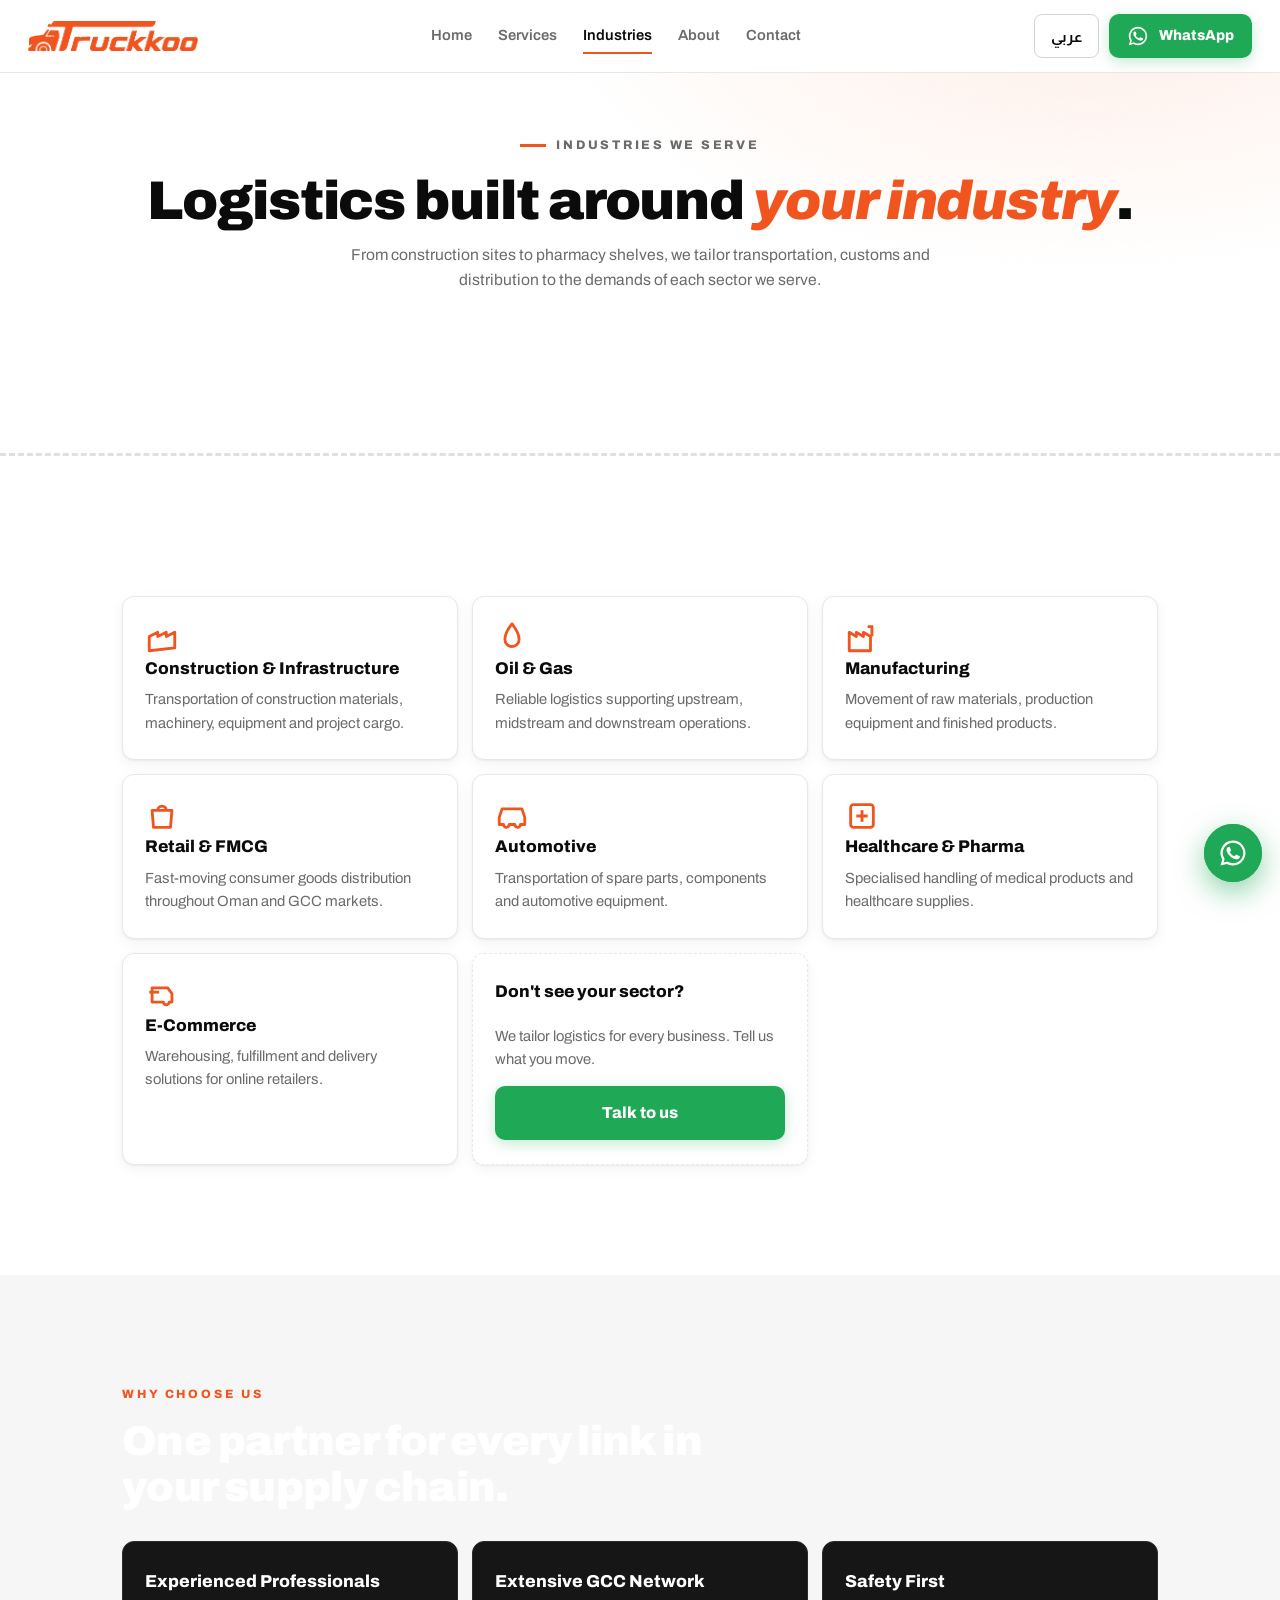
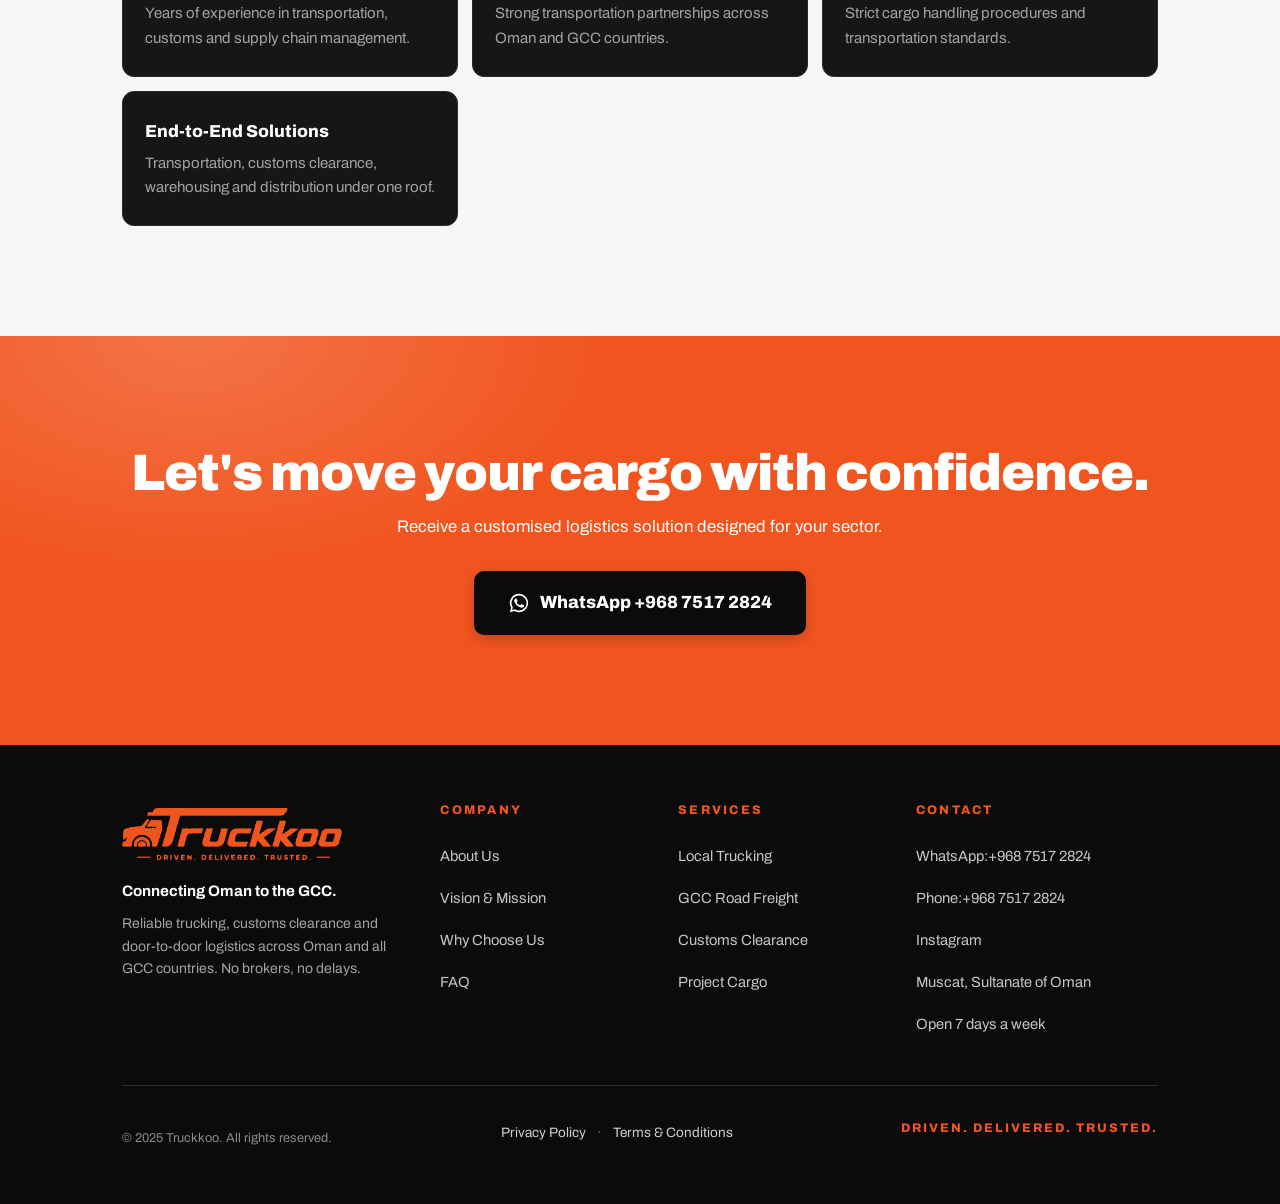
<file: industries.html>
<!DOCTYPE html>
<html lang="en" dir="ltr">
<head>
<meta charset="UTF-8">
<meta name="viewport" content="width=device-width, initial-scale=1.0">
<title>Industries We Serve — Truckkoo Trucking &amp; Logistics</title>
<meta name="description" content="Logistics for construction, oil & gas, manufacturing, retail & FMCG, automotive, healthcare & pharmaceuticals and e-commerce across Oman and the GCC.">
<meta property="og:title" content="Industries We Serve — Truckkoo">
<meta property="og:description" content="Construction, oil & gas, manufacturing, retail, automotive, healthcare and e-commerce logistics.">
<meta property="og:image" content="images/logo.jpg">
<meta name="theme-color" content="#13100D">
<link rel="icon" href="images/logo.jpg">
<!-- PWA / Add to Home Screen -->
<link rel="manifest" href="manifest.webmanifest">
<link rel="apple-touch-icon" href="images/icon-180.png">
<meta name="apple-mobile-web-app-capable" content="yes">
<meta name="apple-mobile-web-app-status-bar-style" content="black-translucent">
<meta name="apple-mobile-web-app-title" content="Truckkoo">
<meta name="mobile-web-app-capable" content="yes">
<link rel="preconnect" href="https://fonts.googleapis.com">
<link rel="preconnect" href="https://fonts.gstatic.com" crossorigin>
<link href="https://fonts.googleapis.com/css2?family=Archivo:ital,wght@0,400;0,500;0,600;0,800;0,900;1,800;1,900&family=Almarai:wght@300;400;700;800&display=swap" rel="stylesheet">
<link rel="stylesheet" href="css/style.css">
<!-- Google Analytics 4 is initialised in js/main.js — set GA_MEASUREMENT_ID there (one place for all pages) -->
</head>
<body>
<a class="skip-link en" href="#main">Skip to content</a>
<a class="skip-link ar" href="#main">تخطّ إلى المحتوى</a>

<!-- ===== Header ===== -->
<header class="site-header" id="top">
  <a class="brand" href="index.html" aria-label="Truckkoo">
    <img class="brand-logo" src="images/logo-word.png" alt="Truckkoo" width="710" height="125">
  </a>
  <nav class="main-nav" id="mainNav" aria-label="Main">
    <a href="index.html"><span class="en">Home</span><span class="ar">الرئيسية</span></a>
    <a href="services.html"><span class="en">Services</span><span class="ar">خدماتنا</span></a>
    <a href="industries.html" class="active"><span class="en">Industries</span><span class="ar">القطاعات</span></a>
    <a href="about.html"><span class="en">About</span><span class="ar">من نحن</span></a>
    <a href="contact.html"><span class="en">Contact</span><span class="ar">اتصل بنا</span></a>
  </nav>
  <div class="header-actions">
    <button class="lang-toggle" id="langToggle" aria-label="Switch language">
      <span class="en">عربي</span><span class="ar">EN</span>
    </button>
    <a class="btn btn-wa btn-header" href="https://wa.me/96875172824?text=Hi%20Truckkoo%2C%20I%20need%20a%20truck." target="_blank" rel="noopener">
      <svg class="ico-wa" viewBox="0 0 24 24" aria-hidden="true"><path d="M12 2a10 10 0 0 0-8.6 15.1L2 22l5-1.3A10 10 0 1 0 12 2zm0 18.2a8.2 8.2 0 0 1-4.2-1.2l-.3-.2-3 .8.8-2.9-.2-.3A8.2 8.2 0 1 1 12 20.2zm4.5-6.1c-.2-.1-1.5-.7-1.7-.8-.2-.1-.4-.1-.6.1-.2.2-.6.8-.8 1-.1.2-.3.2-.5.1a6.7 6.7 0 0 1-3.3-2.9c-.3-.4 0-.5.1-.7l.4-.5c.1-.2.2-.3.3-.5 0-.2 0-.4-.1-.5l-.8-1.9c-.2-.5-.4-.4-.6-.4h-.5c-.2 0-.5.1-.7.3-.2.3-.9.9-.9 2.2s.9 2.5 1.1 2.7c.1.2 1.9 2.9 4.6 4 .6.3 1.1.4 1.5.6.6.2 1.2.2 1.6.1.5-.1 1.5-.6 1.7-1.2.2-.6.2-1.1.2-1.2-.1-.1-.3-.2-.5-.3z" fill="currentColor"/></svg>
      <span class="en">WhatsApp</span><span class="ar">واتساب</span>
    </a>
    <button class="nav-toggle" id="navToggle" aria-label="Menu" aria-expanded="false" aria-controls="mainNav"><span></span><span></span><span></span></button>
  </div>
</header>

<main id="main">

<!-- ===== Page hero ===== -->
<section class="page-hero">
  <div class="container page-hero-inner">
    <p class="hero-kicker reveal" style="justify-content:center">
      <span class="en">Industries We Serve</span><span class="ar">القطاعات التي نخدمها</span>
    </p>
    <h1 class="hero-title reveal">
      <span class="en">Logistics built around <em>your industry</em>.</span>
      <span class="ar">حلول لوجستية مصمّمة <em>لقطاعك</em>.</span>
    </h1>
    <p class="hero-sub reveal lead-center">
      <span class="en">From construction sites to pharmacy shelves, we tailor transportation, customs and distribution to the demands of each sector we serve.</span>
      <span class="ar">من مواقع البناء إلى رفوف الصيدليات، نصمّم النقل والتخليص والتوزيع وفق متطلبات كل قطاع نخدمه.</span>
    </p>
  </div>
  <div class="road-strip" aria-hidden="true">
    <svg class="truck-svg" viewBox="0 0 360 112" width="360" height="112">
      <rect x="92" y="6" width="262" height="74" rx="5" fill="#ffffff" stroke="#dcdcdc" stroke-width="2"/>
      <line x1="104" y1="10" x2="104" y2="76" stroke="#f1f1f1" stroke-width="2"/>
      <line x1="342" y1="10" x2="342" y2="76" stroke="#f1f1f1" stroke-width="2"/>
      <image href="images/logo-mark.png" x="130" y="16" width="186" height="44"/>
      <text x="223" y="71" text-anchor="middle" font-family="Archivo, sans-serif" font-weight="700" font-size="8.5" letter-spacing="2.5" fill="#9a9a9a">WA.ME/96875172824</text>
      <rect x="6" y="80" width="348" height="5" fill="#0b0b0b"/>
      <rect x="226" y="85" width="122" height="6" rx="2" fill="#1d1d1d"/>
      <rect x="346" y="80" width="6" height="20" fill="#0b0b0b"/>
      <path d="M10 84 V52 Q10 46 13 41.5 L26 21.5 Q29.5 16 36 16 H78 Q84 16 84 22 V84 Z" fill="#f1551f"/>
      <rect x="11" y="68" width="73" height="16" fill="#d9430f"/>
      <path d="M17.5 44 L28.5 27 Q30.5 23.5 35 23.5 H52 V44 Z" fill="#181b20"/>
      <line x1="57" y1="20" x2="57" y2="80" stroke="#d9430f" stroke-width="2"/>
      <rect x="60" y="48" width="8" height="2.6" rx="1.3" fill="#b33409"/>
      <rect x="9" y="62" width="4.5" height="7" rx="1.6" fill="#ffd166"/>
      <rect x="6" y="74" width="9" height="11" rx="2" fill="#1a1a1a"/>
      <line x1="14" y1="30" x2="20" y2="30" stroke="#1a1a1a" stroke-width="2.4"/>
      <line x1="20" y1="30" x2="20" y2="38" stroke="#1a1a1a" stroke-width="2.4"/>
      <rect x="85.5" y="24" width="5" height="56" fill="#3c3f44"/>
      <rect x="85.5" y="20" width="5" height="3" fill="#6b6f75"/>
      <rect x="42" y="88" width="34" height="11" rx="5.5" fill="#aab0b7"/>
      <g transform="translate(30,96)"><g class="wheel"><circle r="13" fill="#15171a"/><circle r="6.6" fill="#caccd1"/><path d="M-6.6 0H6.6M0 -6.6V6.6" stroke="#74777c" stroke-width="2"/><circle r="2.1" fill="#74777c"/></g></g>
      <g transform="translate(72,96)"><g class="wheel"><circle r="13" fill="#15171a"/><circle r="6.6" fill="#caccd1"/><path d="M-6.6 0H6.6M0 -6.6V6.6" stroke="#74777c" stroke-width="2"/><circle r="2.1" fill="#74777c"/></g></g>
      <g transform="translate(282,96)"><g class="wheel"><circle r="13" fill="#15171a"/><circle r="6.6" fill="#caccd1"/><path d="M-6.6 0H6.6M0 -6.6V6.6" stroke="#74777c" stroke-width="2"/><circle r="2.1" fill="#74777c"/></g></g>
      <g transform="translate(309,96)"><g class="wheel"><circle r="13" fill="#15171a"/><circle r="6.6" fill="#caccd1"/><path d="M-6.6 0H6.6M0 -6.6V6.6" stroke="#74777c" stroke-width="2"/><circle r="2.1" fill="#74777c"/></g></g>
      <g transform="translate(336,96)"><g class="wheel"><circle r="13" fill="#15171a"/><circle r="6.6" fill="#caccd1"/><path d="M-6.6 0H6.6M0 -6.6V6.6" stroke="#74777c" stroke-width="2"/><circle r="2.1" fill="#74777c"/></g></g>
    </svg>
  </div>
</section>

<!-- ===== Industries grid ===== -->
<section class="section">
  <div class="container">
    <div class="industry-grid">
      <div class="industry-card reveal">
        <span class="industry-ico" aria-hidden="true"><svg viewBox="0 0 24 24"><path d="M3 21V11l6-3v3l6-3v3l6-3v11z" fill="none" stroke="currentColor" stroke-width="2" stroke-linejoin="round"/></svg></span>
        <h3><span class="en">Construction &amp; Infrastructure</span><span class="ar">الإنشاءات والبنية التحتية</span></h3>
        <p><span class="en">Transportation of construction materials, machinery, equipment and project cargo.</span><span class="ar">نقل مواد البناء والآلات والمعدات وشحنات المشاريع.</span></p>
      </div>
      <div class="industry-card reveal">
        <span class="industry-ico" aria-hidden="true"><svg viewBox="0 0 24 24"><path d="M12 2C8 7 7 10 7 13a5 5 0 0 0 10 0c0-3-1-6-5-11z" fill="none" stroke="currentColor" stroke-width="2" stroke-linejoin="round"/></svg></span>
        <h3><span class="en">Oil &amp; Gas</span><span class="ar">النفط والغاز</span></h3>
        <p><span class="en">Reliable logistics supporting upstream, midstream and downstream operations.</span><span class="ar">حلول لوجستية موثوقة تدعم عمليات الإنتاج والنقل والتكرير.</span></p>
      </div>
      <div class="industry-card reveal">
        <span class="industry-ico" aria-hidden="true"><svg viewBox="0 0 24 24"><path d="M3 21V8l5 3V8l5 3V8l5 3V21z" fill="none" stroke="currentColor" stroke-width="2" stroke-linejoin="round"/><path d="M19 11V4h-3" fill="none" stroke="currentColor" stroke-width="2"/></svg></span>
        <h3><span class="en">Manufacturing</span><span class="ar">التصنيع</span></h3>
        <p><span class="en">Movement of raw materials, production equipment and finished products.</span><span class="ar">نقل المواد الخام ومعدات الإنتاج والمنتجات النهائية.</span></p>
      </div>
      <div class="industry-card reveal">
        <span class="industry-ico" aria-hidden="true"><svg viewBox="0 0 24 24"><path d="M5 8h14l-1 12H6z" fill="none" stroke="currentColor" stroke-width="2" stroke-linejoin="round"/><path d="M9 8a3 3 0 0 1 6 0" fill="none" stroke="currentColor" stroke-width="2"/></svg></span>
        <h3><span class="en">Retail &amp; FMCG</span><span class="ar">التجزئة والسلع الاستهلاكية</span></h3>
        <p><span class="en">Fast-moving consumer goods distribution throughout Oman and GCC markets.</span><span class="ar">توزيع السلع سريعة الاستهلاك في أسواق عُمان والخليج.</span></p>
      </div>
      <div class="industry-card reveal">
        <span class="industry-ico" aria-hidden="true"><svg viewBox="0 0 24 24"><path d="M3 13l2-6h14l2 6v5h-3a2 2 0 0 1-4 0H10a2 2 0 0 1-4 0H3z" fill="none" stroke="currentColor" stroke-width="2" stroke-linejoin="round"/></svg></span>
        <h3><span class="en">Automotive</span><span class="ar">السيارات</span></h3>
        <p><span class="en">Transportation of spare parts, components and automotive equipment.</span><span class="ar">نقل قطع الغيار والمكوّنات ومعدات السيارات.</span></p>
      </div>
      <div class="industry-card reveal">
        <span class="industry-ico" aria-hidden="true"><svg viewBox="0 0 24 24"><rect x="4" y="4" width="16" height="16" rx="2" fill="none" stroke="currentColor" stroke-width="2"/><path d="M12 8v8M8 12h8" stroke="currentColor" stroke-width="2"/></svg></span>
        <h3><span class="en">Healthcare &amp; Pharma</span><span class="ar">الرعاية الصحية والأدوية</span></h3>
        <p><span class="en">Specialised handling of medical products and healthcare supplies.</span><span class="ar">مناولة متخصصة للمنتجات الطبية ومستلزمات الرعاية الصحية.</span></p>
      </div>
      <div class="industry-card reveal">
        <span class="industry-ico" aria-hidden="true"><svg viewBox="0 0 24 24"><path d="M5 7h11l3 4v6h-2a2 2 0 0 1-4 0H5z" fill="none" stroke="currentColor" stroke-width="2" stroke-linejoin="round"/><path d="M3 10h7" stroke="currentColor" stroke-width="2"/></svg></span>
        <h3><span class="en">E-Commerce</span><span class="ar">التجارة الإلكترونية</span></h3>
        <p><span class="en">Warehousing, fulfillment and delivery solutions for online retailers.</span><span class="ar">حلول تخزين وتجهيز وتوصيل لمتاجر الإنترنت.</span></p>
      </div>
      <div class="industry-card reveal" style="display:flex;flex-direction:column;justify-content:center;gap:14px;border-style:dashed">
        <h3><span class="en">Don't see your sector?</span><span class="ar">لا ترى قطاعك؟</span></h3>
        <p><span class="en">We tailor logistics for every business. Tell us what you move.</span><span class="ar">نصمّم حلولاً لوجستية لكل عمل. أخبرنا بما تنقله.</span></p>
        <a class="btn btn-wa" href="https://wa.me/96875172824?text=Hi%20Truckkoo%2C%20I%20need%20logistics%20for%20my%20business." target="_blank" rel="noopener"><span class="en">Talk to us</span><span class="ar">تحدّث معنا</span></a>
      </div>
    </div>
  </div>
</section>

<!-- ===== Why choose us strip ===== -->
<section class="section section-dark why">
  <div class="container">
    <p class="eyebrow reveal"><span class="en">Why Choose Us</span><span class="ar">لماذا تختارنا</span></p>
    <h2 class="section-title reveal">
      <span class="en">One partner for every link in your supply chain.</span>
      <span class="ar">شريك واحد لكل حلقة في سلسلة التوريد.</span>
    </h2>
    <div class="info-grid">
      <div class="info-card reveal"><h3><span class="en">Experienced Professionals</span><span class="ar">فريق ذو خبرة</span></h3><p><span class="en">Years of experience in transportation, customs and supply chain management.</span><span class="ar">سنوات من الخبرة في النقل والجمارك وإدارة سلسلة التوريد.</span></p></div>
      <div class="info-card reveal"><h3><span class="en">Extensive GCC Network</span><span class="ar">شبكة خليجية واسعة</span></h3><p><span class="en">Strong transportation partnerships across Oman and GCC countries.</span><span class="ar">شراكات نقل قوية عبر عُمان ودول الخليج.</span></p></div>
      <div class="info-card reveal"><h3><span class="en">Safety First</span><span class="ar">السلامة أولاً</span></h3><p><span class="en">Strict cargo handling procedures and transportation standards.</span><span class="ar">إجراءات صارمة لمناولة البضائع ومعايير نقل عالية.</span></p></div>
      <div class="info-card reveal"><h3><span class="en">End-to-End Solutions</span><span class="ar">حلول متكاملة</span></h3><p><span class="en">Transportation, customs clearance, warehousing and distribution under one roof.</span><span class="ar">النقل والتخليص الجمركي والتخزين والتوزيع تحت سقف واحد.</span></p></div>
    </div>
  </div>
</section>

<!-- ===== Contact CTA ===== -->
<section class="section section-orange contact" id="contact">
  <div class="container contact-inner">
    <h2 class="contact-title reveal">
      <span class="en">Let's move your cargo with confidence.</span>
      <span class="ar">لننقل بضاعتك بثقة.</span>
    </h2>
    <p class="contact-sub reveal">
      <span class="en">Receive a customised logistics solution designed for your sector.</span>
      <span class="ar">احصل على حل لوجستي مخصّص مصمّم لقطاعك.</span>
    </p>
    <a class="btn btn-dark btn-xl reveal" href="https://wa.me/96875172824?text=Hi%20Truckkoo%2C%20I%20need%20a%20logistics%20quote." target="_blank" rel="noopener">
      <svg class="ico-wa" viewBox="0 0 24 24" aria-hidden="true"><path d="M12 2a10 10 0 0 0-8.6 15.1L2 22l5-1.3A10 10 0 1 0 12 2zm0 18.2a8.2 8.2 0 0 1-4.2-1.2l-.3-.2-3 .8.8-2.9-.2-.3A8.2 8.2 0 1 1 12 20.2zm4.5-6.1c-.2-.1-1.5-.7-1.7-.8-.2-.1-.4-.1-.6.1-.2.2-.6.8-.8 1-.1.2-.3.2-.5.1a6.7 6.7 0 0 1-3.3-2.9c-.3-.4 0-.5.1-.7l.4-.5c.1-.2.2-.3.3-.5 0-.2 0-.4-.1-.5l-.8-1.9c-.2-.5-.4-.4-.6-.4h-.5c-.2 0-.5.1-.7.3-.2.3-.9.9-.9 2.2s.9 2.5 1.1 2.7c.1.2 1.9 2.9 4.6 4 .6.3 1.1.4 1.5.6.6.2 1.2.2 1.6.1.5-.1 1.5-.6 1.7-1.2.2-.6.2-1.1.2-1.2-.1-.1-.3-.2-.5-.3z" fill="currentColor"/></svg>
      <span class="en">WhatsApp +968 7517 2824</span><span class="ar">واتساب ‎+968 7517 2824‎</span>
    </a>
  </div>
</section>

</main>

<!-- ===== Footer ===== -->
<footer class="site-footer">
  <div class="container">
    <div class="footer-grid">
      <div class="footer-col footer-col-brand">
        <a class="brand brand-footer" href="index.html">
          <img class="brand-logo brand-logo-footer" src="images/logo-mark.png" alt="Truckkoo — Driven. Delivered. Trusted." width="710" height="168">
        </a>
        <p class="footer-slogan">
          <span class="en">Connecting Oman to the GCC.</span>
          <span class="ar">نربط عُمان بدول الخليج.</span>
        </p>
        <p class="footer-desc">
          <span class="en">Reliable trucking, customs clearance and door-to-door logistics across Oman and all GCC countries. No brokers, no delays.</span>
          <span class="ar">نقل موثوق وتخليص جمركي وخدمات من الباب إلى الباب في عُمان وجميع دول الخليج. بدون وسطاء، بدون تأخير.</span>
        </p>
      </div>
      <div class="footer-col">
        <h4><span class="en">Company</span><span class="ar">الشركة</span></h4>
        <ul>
          <li><a href="about.html"><span class="en">About Us</span><span class="ar">من نحن</span></a></li>
          <li><a href="about.html#vision"><span class="en">Vision &amp; Mission</span><span class="ar">الرؤية والرسالة</span></a></li>
          <li><a href="about.html#why"><span class="en">Why Choose Us</span><span class="ar">لماذا تختارنا</span></a></li>
          <li><a href="contact.html#faq"><span class="en">FAQ</span><span class="ar">الأسئلة الشائعة</span></a></li>
        </ul>
      </div>
      <div class="footer-col">
        <h4><span class="en">Services</span><span class="ar">الخدمات</span></h4>
        <ul>
          <li><a href="services.html#local"><span class="en">Local Trucking</span><span class="ar">النقل الداخلي</span></a></li>
          <li><a href="services.html#gcc"><span class="en">GCC Road Freight</span><span class="ar">الشحن الخليجي</span></a></li>
          <li><a href="services.html#customs"><span class="en">Customs Clearance</span><span class="ar">التخليص الجمركي</span></a></li>
          <li><a href="services.html#project"><span class="en">Project Cargo</span><span class="ar">شحن المشاريع</span></a></li>
        </ul>
      </div>
      <div class="footer-col">
        <h4><span class="en">Contact</span><span class="ar">تواصل معنا</span></h4>
        <ul>
          <li><a href="https://wa.me/96875172824" target="_blank" rel="noopener"><span class="en">WhatsApp:</span><span class="ar">واتساب:</span> <span dir="ltr">+968 7517 2824</span></a></li>
          <li><a href="tel:+96875172824"><span class="en">Phone:</span><span class="ar">هاتف:</span> <span dir="ltr">+968 7517 2824</span></a></li>
          <li><a href="https://instagram.com/truckkoo" target="_blank" rel="noopener"><span class="en">Instagram</span><span class="ar">إنستغرام</span></a></li>
          <li><span class="footer-plain"><span class="en">Muscat, Sultanate of Oman</span><span class="ar">مسقط، سلطنة عُمان</span></span></li>
          <li><span class="footer-plain"><span class="en">Open 7 days a week</span><span class="ar">نعمل طوال أيام الأسبوع</span></span></li>
        </ul>
      </div>
    </div>
    <div class="footer-bottom">
      <p class="footer-copy">© 2025 Truckkoo. <span class="en">All rights reserved.</span><span class="ar">جميع الحقوق محفوظة.</span></p>
      <p class="footer-legal">
        <a href="privacy.html"><span class="en">Privacy Policy</span><span class="ar">سياسة الخصوصية</span></a>
        <span aria-hidden="true">·</span>
        <a href="terms.html"><span class="en">Terms &amp; Conditions</span><span class="ar">الشروط والأحكام</span></a>
      </p>
      <p class="footer-tag"><span class="en">Driven. Delivered. Trusted.</span><span class="ar">قيادة. توصيل. ثقة.</span></p>
    </div>
  </div>
</footer>

<a class="wa-float" href="https://wa.me/96875172824?text=Hi%20Truckkoo%2C%20I%20need%20a%20truck." target="_blank" rel="noopener" aria-label="Chat on WhatsApp">
  <svg viewBox="0 0 24 24" aria-hidden="true"><path d="M12 2a10 10 0 0 0-8.6 15.1L2 22l5-1.3A10 10 0 1 0 12 2zm0 18.2a8.2 8.2 0 0 1-4.2-1.2l-.3-.2-3 .8.8-2.9-.2-.3A8.2 8.2 0 1 1 12 20.2zm4.5-6.1c-.2-.1-1.5-.7-1.7-.8-.2-.1-.4-.1-.6.1-.2.2-.6.8-.8 1-.1.2-.3.2-.5.1a6.7 6.7 0 0 1-3.3-2.9c-.3-.4 0-.5.1-.7l.4-.5c.1-.2.2-.3.3-.5 0-.2 0-.4-.1-.5l-.8-1.9c-.2-.5-.4-.4-.6-.4h-.5c-.2 0-.5.1-.7.3-.2.3-.9.9-.9 2.2s.9 2.5 1.1 2.7c.1.2 1.9 2.9 4.6 4 .6.3 1.1.4 1.5.6.6.2 1.2.2 1.6.1.5-.1 1.5-.6 1.7-1.2.2-.6.2-1.1.2-1.2-.1-.1-.3-.2-.5-.3z" fill="currentColor"/></svg>
</a>

<script src="js/main.js"></script>
</body>
</html>
</file>
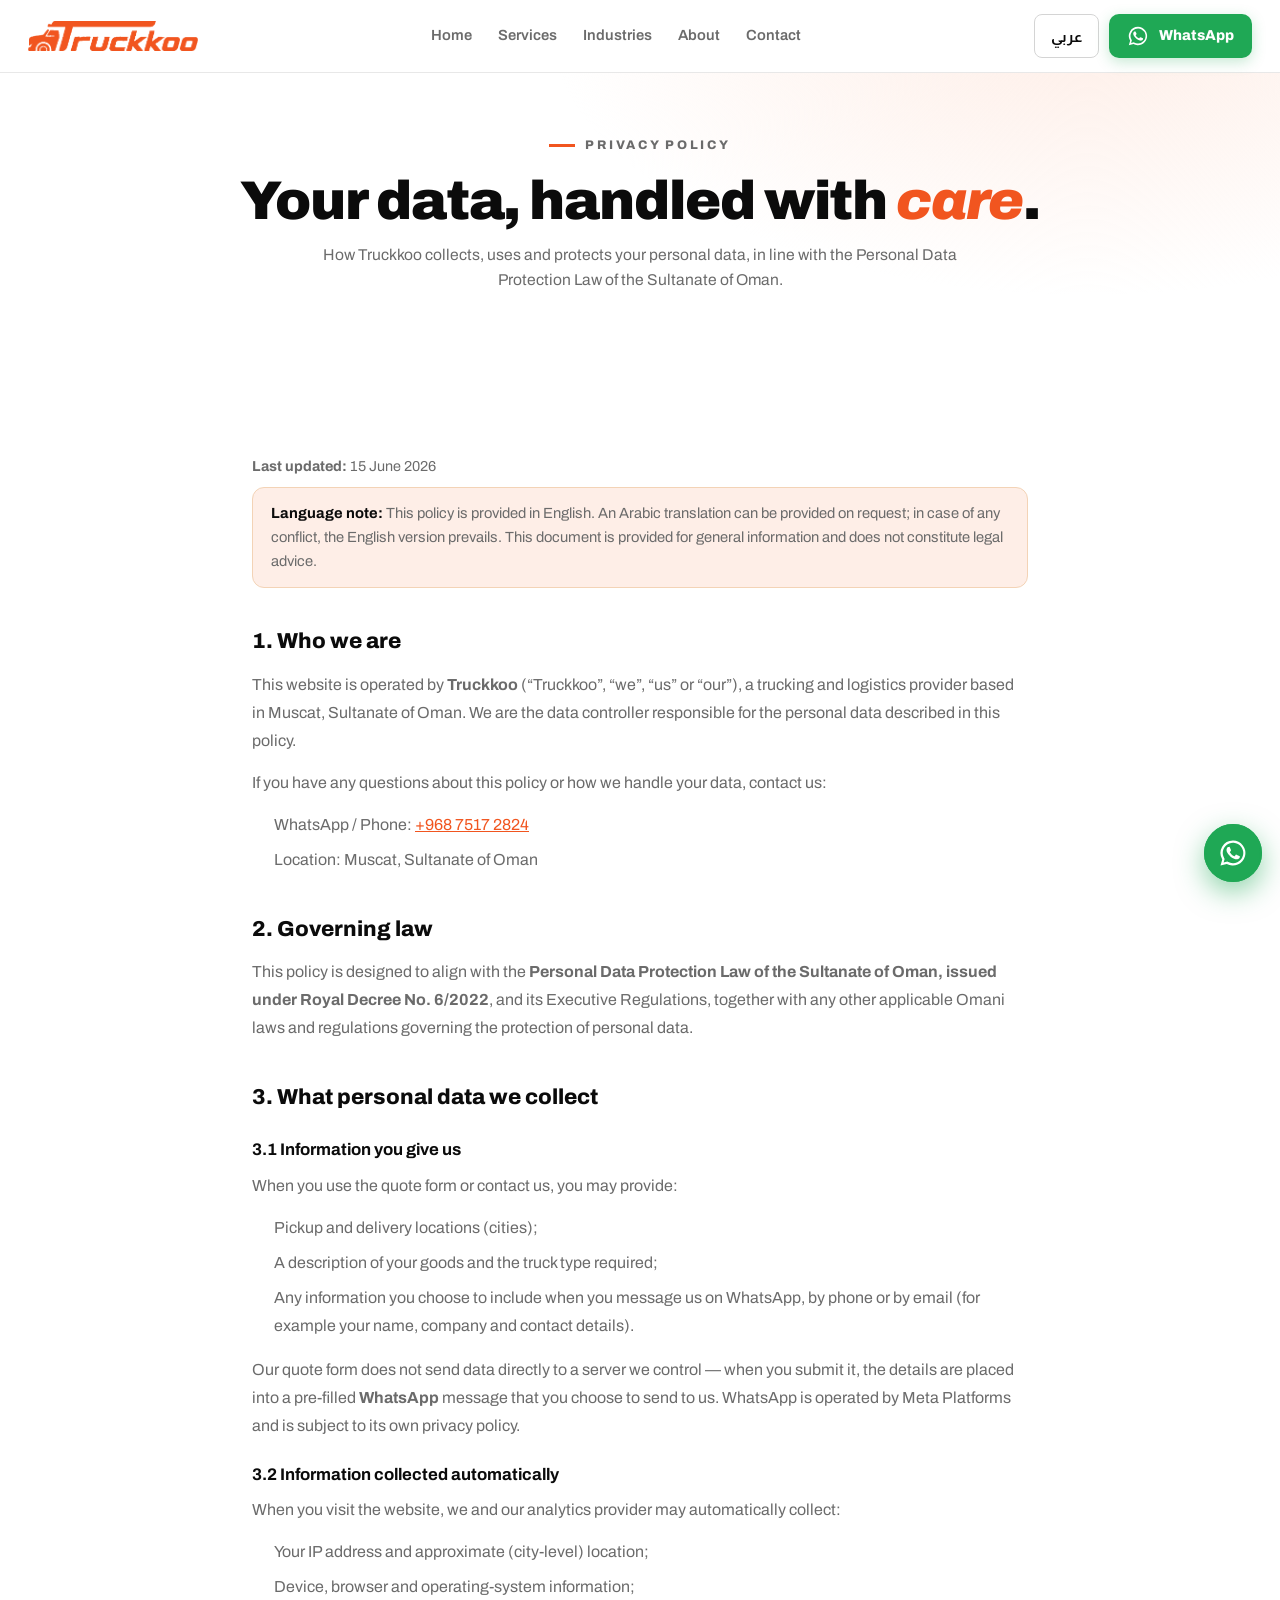
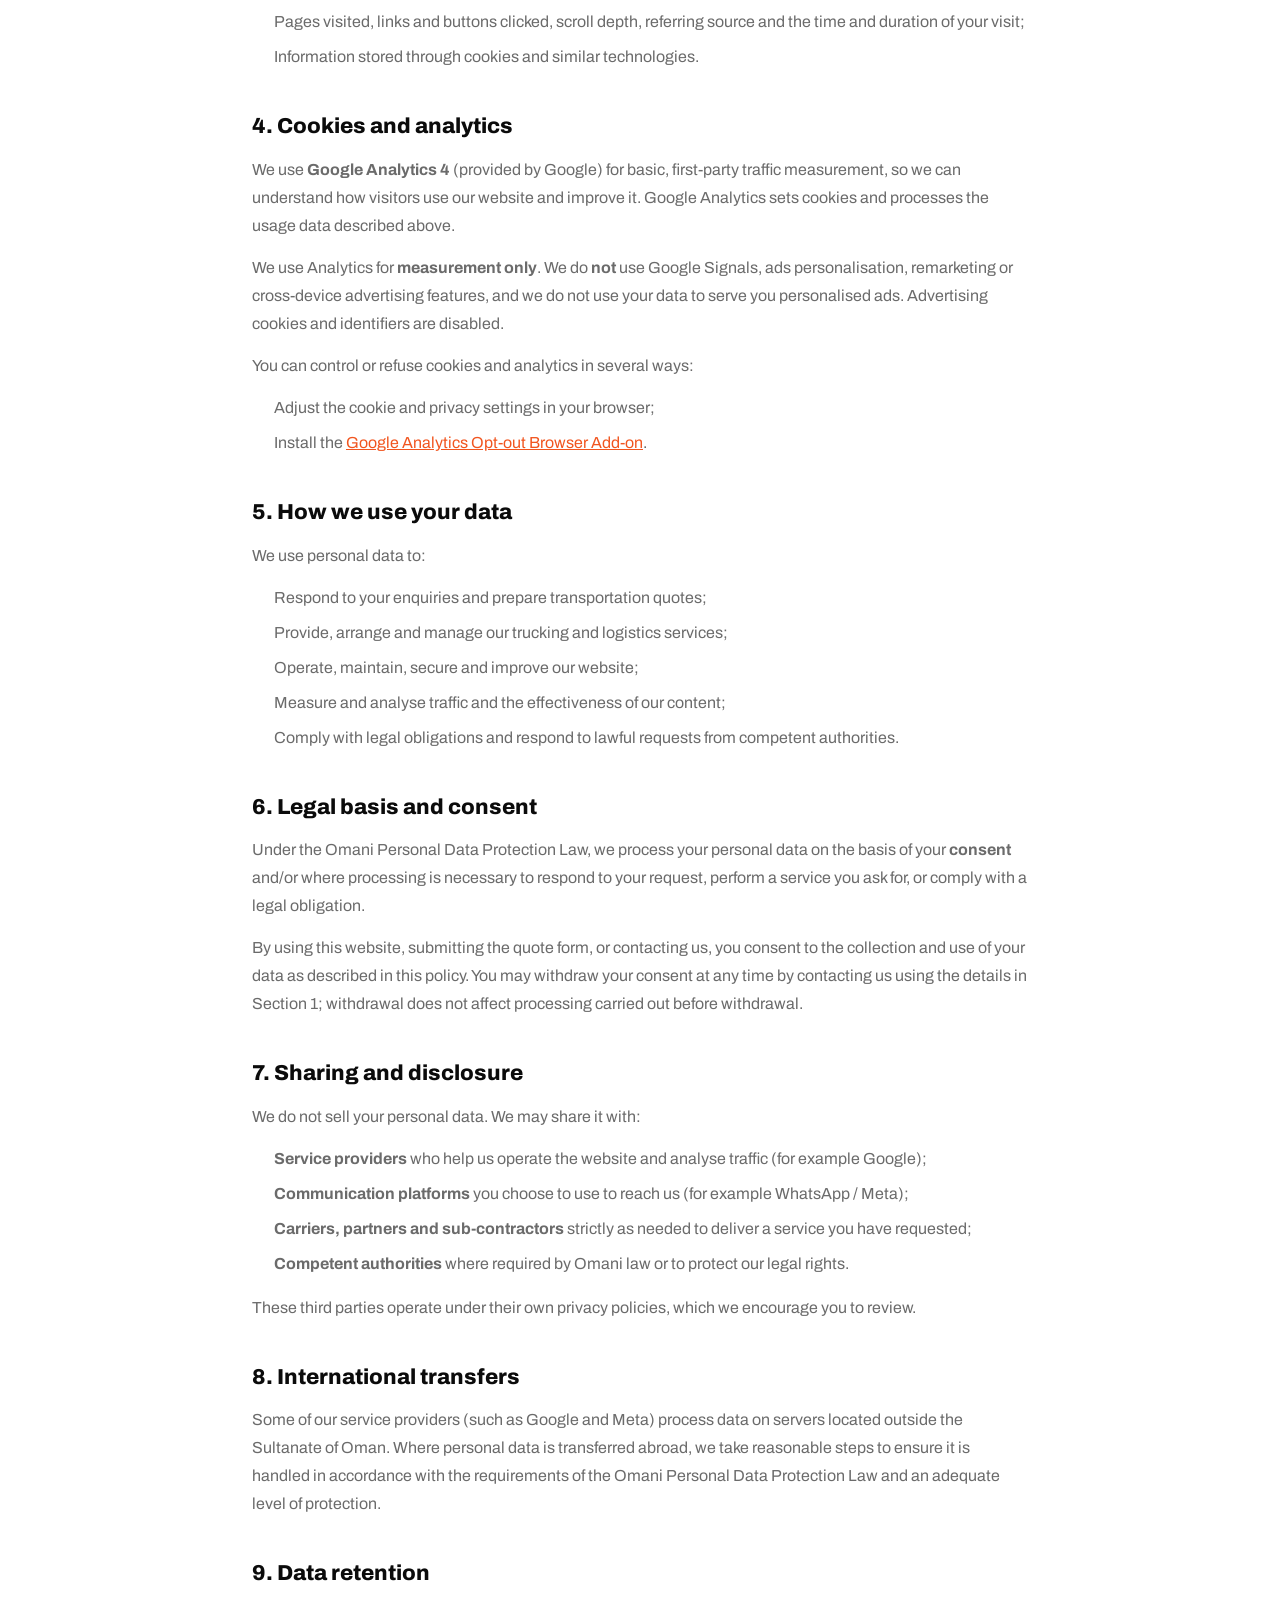
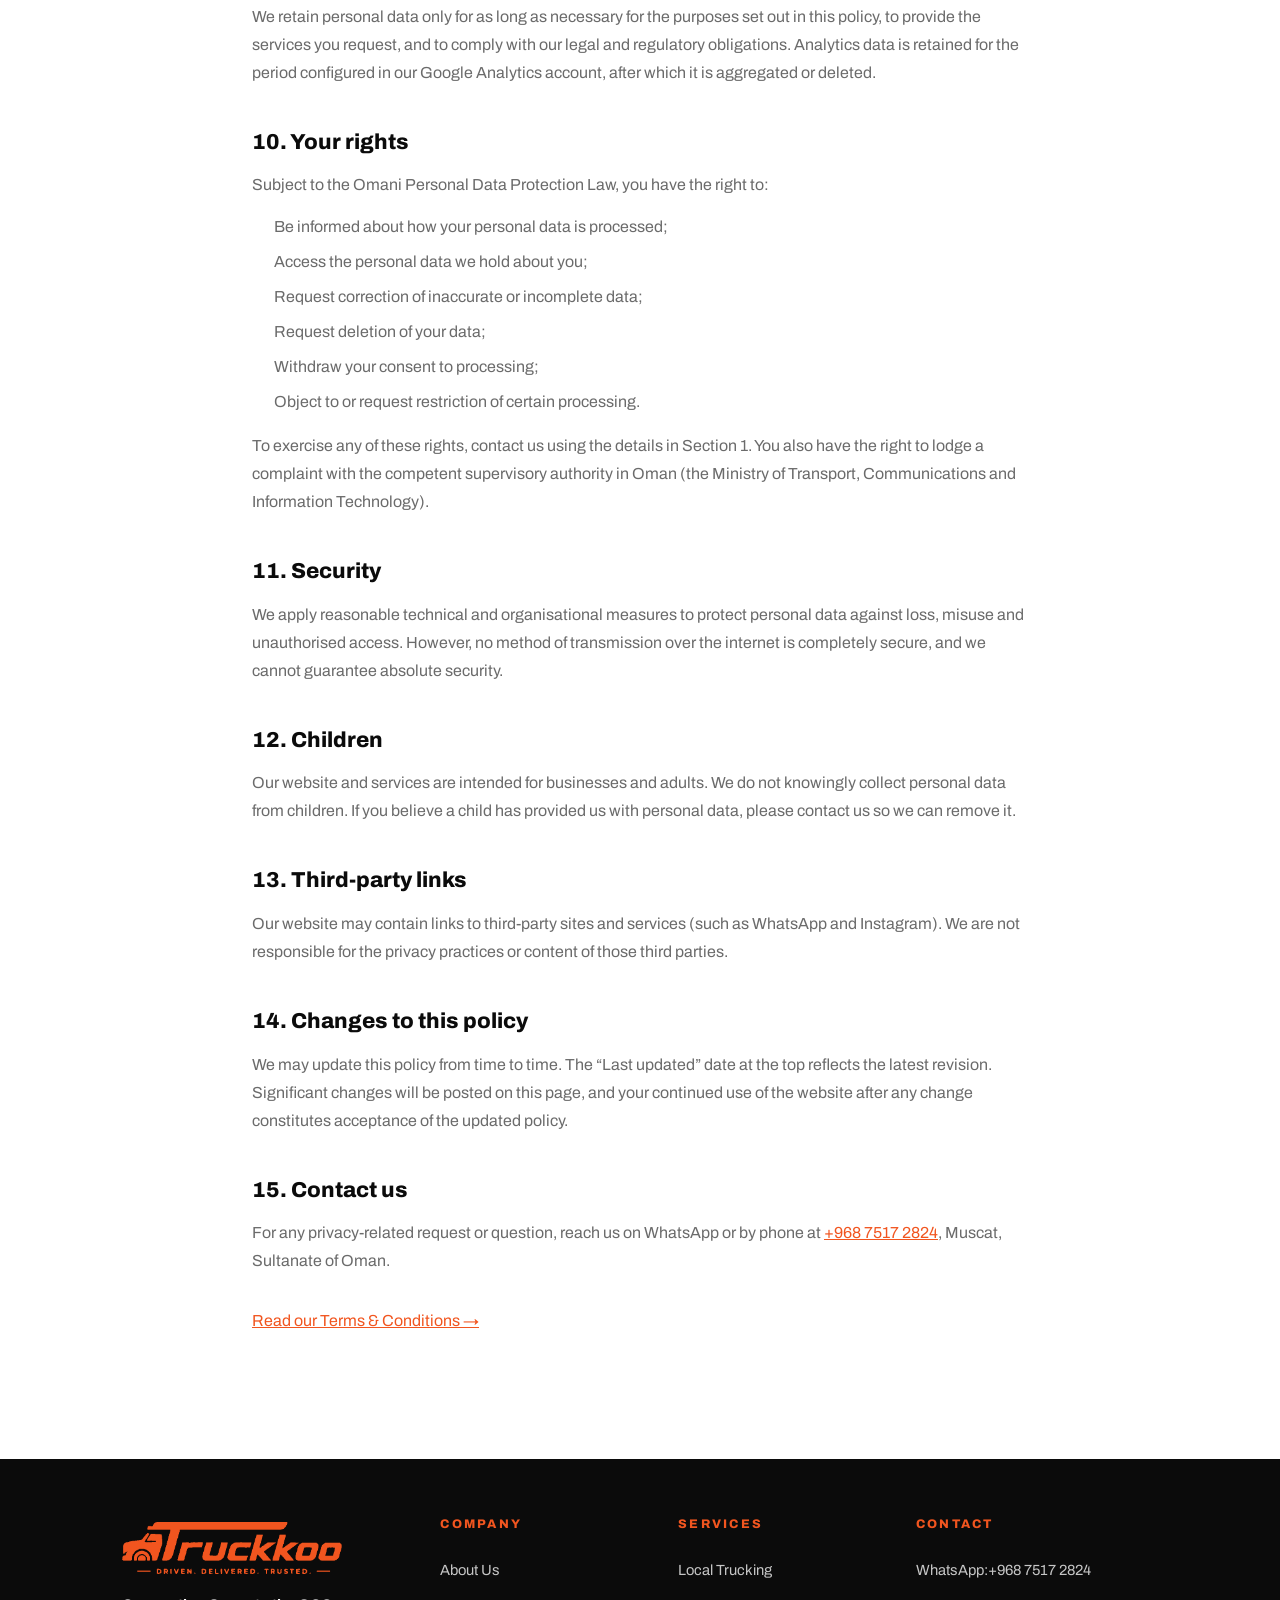
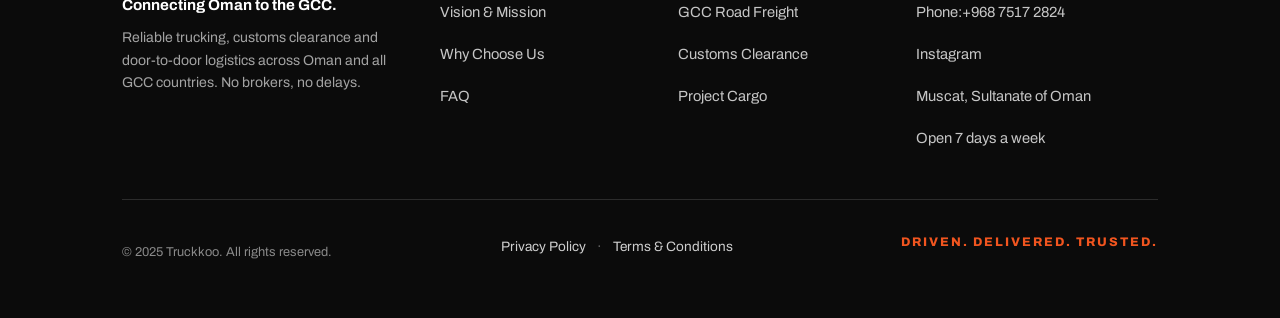
<file: privacy.html>
<!DOCTYPE html>
<html lang="en" dir="ltr">
<head>
<meta charset="UTF-8">
<meta name="viewport" content="width=device-width, initial-scale=1.0">
<title>Privacy Policy — Truckkoo</title>
<meta name="description" content="How Truckkoo collects, uses and protects your personal data, in line with the Personal Data Protection Law of the Sultanate of Oman (Royal Decree No. 6/2022).">
<meta property="og:title" content="Privacy Policy — Truckkoo">
<meta property="og:description" content="How Truckkoo handles your personal data under Oman's Personal Data Protection Law.">
<meta property="og:image" content="images/logo.jpg">
<meta name="theme-color" content="#13100D">
<meta name="robots" content="index, follow">
<link rel="icon" href="images/logo.jpg">
<!-- PWA / Add to Home Screen -->
<link rel="manifest" href="manifest.webmanifest">
<link rel="apple-touch-icon" href="images/icon-180.png">
<meta name="apple-mobile-web-app-capable" content="yes">
<meta name="apple-mobile-web-app-status-bar-style" content="black-translucent">
<meta name="apple-mobile-web-app-title" content="Truckkoo">
<meta name="mobile-web-app-capable" content="yes">
<link rel="preconnect" href="https://fonts.googleapis.com">
<link rel="preconnect" href="https://fonts.gstatic.com" crossorigin>
<link href="https://fonts.googleapis.com/css2?family=Archivo:ital,wght@0,400;0,500;0,600;0,800;0,900;1,800;1,900&family=Almarai:wght@300;400;700;800&display=swap" rel="stylesheet">
<link rel="stylesheet" href="css/style.css">
<!-- Google Analytics 4 is initialised in js/main.js — set GA_MEASUREMENT_ID there (one place for all pages) -->
</head>
<body>
<a class="skip-link en" href="#main">Skip to content</a>
<a class="skip-link ar" href="#main">تخطّ إلى المحتوى</a>

<!-- ===== Header ===== -->
<header class="site-header" id="top">
  <a class="brand" href="index.html" aria-label="Truckkoo">
    <img class="brand-logo" src="images/logo-word.png" alt="Truckkoo" width="710" height="125">
  </a>
  <nav class="main-nav" id="mainNav" aria-label="Main">
    <a href="index.html"><span class="en">Home</span><span class="ar">الرئيسية</span></a>
    <a href="services.html"><span class="en">Services</span><span class="ar">خدماتنا</span></a>
    <a href="industries.html"><span class="en">Industries</span><span class="ar">القطاعات</span></a>
    <a href="about.html"><span class="en">About</span><span class="ar">من نحن</span></a>
    <a href="contact.html"><span class="en">Contact</span><span class="ar">اتصل بنا</span></a>
  </nav>
  <div class="header-actions">
    <button class="lang-toggle" id="langToggle" aria-label="Switch language">
      <span class="en">عربي</span><span class="ar">EN</span>
    </button>
    <a class="btn btn-wa btn-header" href="https://wa.me/96875172824?text=Hi%20Truckkoo%2C%20I%20need%20a%20truck." target="_blank" rel="noopener">
      <svg class="ico-wa" viewBox="0 0 24 24" aria-hidden="true"><path d="M12 2a10 10 0 0 0-8.6 15.1L2 22l5-1.3A10 10 0 1 0 12 2zm0 18.2a8.2 8.2 0 0 1-4.2-1.2l-.3-.2-3 .8.8-2.9-.2-.3A8.2 8.2 0 1 1 12 20.2zm4.5-6.1c-.2-.1-1.5-.7-1.7-.8-.2-.1-.4-.1-.6.1-.2.2-.6.8-.8 1-.1.2-.3.2-.5.1a6.7 6.7 0 0 1-3.3-2.9c-.3-.4 0-.5.1-.7l.4-.5c.1-.2.2-.3.3-.5 0-.2 0-.4-.1-.5l-.8-1.9c-.2-.5-.4-.4-.6-.4h-.5c-.2 0-.5.1-.7.3-.2.3-.9.9-.9 2.2s.9 2.5 1.1 2.7c.1.2 1.9 2.9 4.6 4 .6.3 1.1.4 1.5.6.6.2 1.2.2 1.6.1.5-.1 1.5-.6 1.7-1.2.2-.6.2-1.1.2-1.2-.1-.1-.3-.2-.5-.3z" fill="currentColor"/></svg>
      <span class="en">WhatsApp</span><span class="ar">واتساب</span>
    </a>
    <button class="nav-toggle" id="navToggle" aria-label="Menu" aria-expanded="false" aria-controls="mainNav"><span></span><span></span><span></span></button>
  </div>
</header>

<main id="main">

<!-- ===== Page hero ===== -->
<section class="hero page-hero">
  <div class="container page-hero-inner">
    <p class="hero-kicker reveal">
      <span class="en">Privacy Policy</span><span class="ar">سياسة الخصوصية</span>
    </p>
    <h1 class="hero-title reveal">
      <span class="en">Your data, handled with <em>care</em>.</span>
      <span class="ar">بياناتك تُعالَج <em>بعناية</em>.</span>
    </h1>
    <p class="hero-sub lead-center reveal">
      <span class="en">How Truckkoo collects, uses and protects your personal data, in line with the Personal Data Protection Law of the Sultanate of Oman.</span>
      <span class="ar">كيف تجمع تركو بياناتك الشخصية وتستخدمها وتحميها، وفقاً لقانون حماية البيانات الشخصية في سلطنة عُمان.</span>
    </p>
  </div>
</section>

<!-- ===== Policy body ===== -->
<section class="section">
  <div class="container legal">
    <p class="legal-updated"><strong>Last updated:</strong> 15 June 2026</p>

    <div class="legal-note">
      <span class="en"><strong>Language note:</strong> This policy is provided in English. An Arabic translation can be provided on request; in case of any conflict, the English version prevails. This document is provided for general information and does not constitute legal advice.</span>
      <span class="ar"><strong>ملاحظة لغوية:</strong> هذه السياسة مقدَّمة باللغة الإنجليزية، وتتوفر ترجمة عربية عند الطلب؛ وفي حال وجود أي تعارض تُعتمد النسخة الإنجليزية. هذا المستند لأغراض المعلومات العامة ولا يُعدّ استشارة قانونية.</span>
    </div>

    <h2>1. Who we are</h2>
    <p>This website is operated by <strong>Truckkoo</strong> (“Truckkoo”, “we”, “us” or “our”), a trucking and logistics provider based in Muscat, Sultanate of Oman. We are the data controller responsible for the personal data described in this policy.</p>
    <p>If you have any questions about this policy or how we handle your data, contact us:</p>
    <ul>
      <li>WhatsApp / Phone: <a href="https://wa.me/96875172824" dir="ltr">+968 7517 2824</a></li>
      <li>Location: Muscat, Sultanate of Oman</li>
    </ul>

    <h2>2. Governing law</h2>
    <p>This policy is designed to align with the <strong>Personal Data Protection Law of the Sultanate of Oman, issued under Royal Decree No. 6/2022</strong>, and its Executive Regulations, together with any other applicable Omani laws and regulations governing the protection of personal data.</p>

    <h2>3. What personal data we collect</h2>
    <h3>3.1 Information you give us</h3>
    <p>When you use the quote form or contact us, you may provide:</p>
    <ul>
      <li>Pickup and delivery locations (cities);</li>
      <li>A description of your goods and the truck type required;</li>
      <li>Any information you choose to include when you message us on WhatsApp, by phone or by email (for example your name, company and contact details).</li>
    </ul>
    <p>Our quote form does not send data directly to a server we control — when you submit it, the details are placed into a pre-filled <strong>WhatsApp</strong> message that you choose to send to us. WhatsApp is operated by Meta Platforms and is subject to its own privacy policy.</p>

    <h3>3.2 Information collected automatically</h3>
    <p>When you visit the website, we and our analytics provider may automatically collect:</p>
    <ul>
      <li>Your IP address and approximate (city-level) location;</li>
      <li>Device, browser and operating-system information;</li>
      <li>Pages visited, links and buttons clicked, scroll depth, referring source and the time and duration of your visit;</li>
      <li>Information stored through cookies and similar technologies.</li>
    </ul>

    <h2>4. Cookies and analytics</h2>
    <p>We use <strong>Google Analytics 4</strong> (provided by Google) for basic, first-party traffic measurement, so we can understand how visitors use our website and improve it. Google Analytics sets cookies and processes the usage data described above.</p>
    <p>We use Analytics for <strong>measurement only</strong>. We do <strong>not</strong> use Google Signals, ads personalisation, remarketing or cross-device advertising features, and we do not use your data to serve you personalised ads. Advertising cookies and identifiers are disabled.</p>
    <p>You can control or refuse cookies and analytics in several ways:</p>
    <ul>
      <li>Adjust the cookie and privacy settings in your browser;</li>
      <li>Install the <a href="https://tools.google.com/dlpage/gaoptout" target="_blank" rel="noopener">Google Analytics Opt-out Browser Add-on</a>.</li>
    </ul>

    <h2>5. How we use your data</h2>
    <p>We use personal data to:</p>
    <ul>
      <li>Respond to your enquiries and prepare transportation quotes;</li>
      <li>Provide, arrange and manage our trucking and logistics services;</li>
      <li>Operate, maintain, secure and improve our website;</li>
      <li>Measure and analyse traffic and the effectiveness of our content;</li>
      <li>Comply with legal obligations and respond to lawful requests from competent authorities.</li>
    </ul>

    <h2>6. Legal basis and consent</h2>
    <p>Under the Omani Personal Data Protection Law, we process your personal data on the basis of your <strong>consent</strong> and/or where processing is necessary to respond to your request, perform a service you ask for, or comply with a legal obligation.</p>
    <p>By using this website, submitting the quote form, or contacting us, you consent to the collection and use of your data as described in this policy. You may withdraw your consent at any time by contacting us using the details in Section 1; withdrawal does not affect processing carried out before withdrawal.</p>

    <h2>7. Sharing and disclosure</h2>
    <p>We do not sell your personal data. We may share it with:</p>
    <ul>
      <li><strong>Service providers</strong> who help us operate the website and analyse traffic (for example Google);</li>
      <li><strong>Communication platforms</strong> you choose to use to reach us (for example WhatsApp / Meta);</li>
      <li><strong>Carriers, partners and sub-contractors</strong> strictly as needed to deliver a service you have requested;</li>
      <li><strong>Competent authorities</strong> where required by Omani law or to protect our legal rights.</li>
    </ul>
    <p>These third parties operate under their own privacy policies, which we encourage you to review.</p>

    <h2>8. International transfers</h2>
    <p>Some of our service providers (such as Google and Meta) process data on servers located outside the Sultanate of Oman. Where personal data is transferred abroad, we take reasonable steps to ensure it is handled in accordance with the requirements of the Omani Personal Data Protection Law and an adequate level of protection.</p>

    <h2>9. Data retention</h2>
    <p>We retain personal data only for as long as necessary for the purposes set out in this policy, to provide the services you request, and to comply with our legal and regulatory obligations. Analytics data is retained for the period configured in our Google Analytics account, after which it is aggregated or deleted.</p>

    <h2>10. Your rights</h2>
    <p>Subject to the Omani Personal Data Protection Law, you have the right to:</p>
    <ul>
      <li>Be informed about how your personal data is processed;</li>
      <li>Access the personal data we hold about you;</li>
      <li>Request correction of inaccurate or incomplete data;</li>
      <li>Request deletion of your data;</li>
      <li>Withdraw your consent to processing;</li>
      <li>Object to or request restriction of certain processing.</li>
    </ul>
    <p>To exercise any of these rights, contact us using the details in Section 1. You also have the right to lodge a complaint with the competent supervisory authority in Oman (the Ministry of Transport, Communications and Information Technology).</p>

    <h2>11. Security</h2>
    <p>We apply reasonable technical and organisational measures to protect personal data against loss, misuse and unauthorised access. However, no method of transmission over the internet is completely secure, and we cannot guarantee absolute security.</p>

    <h2>12. Children</h2>
    <p>Our website and services are intended for businesses and adults. We do not knowingly collect personal data from children. If you believe a child has provided us with personal data, please contact us so we can remove it.</p>

    <h2>13. Third-party links</h2>
    <p>Our website may contain links to third-party sites and services (such as WhatsApp and Instagram). We are not responsible for the privacy practices or content of those third parties.</p>

    <h2>14. Changes to this policy</h2>
    <p>We may update this policy from time to time. The “Last updated” date at the top reflects the latest revision. Significant changes will be posted on this page, and your continued use of the website after any change constitutes acceptance of the updated policy.</p>

    <h2>15. Contact us</h2>
    <p>For any privacy-related request or question, reach us on WhatsApp or by phone at <a href="https://wa.me/96875172824" dir="ltr">+968 7517 2824</a>, Muscat, Sultanate of Oman.</p>

    <p style="margin-top:32px"><a href="terms.html"><span class="en">Read our Terms &amp; Conditions →</span><span class="ar">اقرأ الشروط والأحكام →</span></a></p>
  </div>
</section>

</main>

<!-- ===== Footer ===== -->
<footer class="site-footer">
  <div class="container">
    <div class="footer-grid">
      <div class="footer-col footer-col-brand">
        <a class="brand brand-footer" href="index.html">
          <img class="brand-logo brand-logo-footer" src="images/logo-mark.png" alt="Truckkoo — Driven. Delivered. Trusted." width="710" height="168">
        </a>
        <p class="footer-slogan">
          <span class="en">Connecting Oman to the GCC.</span>
          <span class="ar">نربط عُمان بدول الخليج.</span>
        </p>
        <p class="footer-desc">
          <span class="en">Reliable trucking, customs clearance and door-to-door logistics across Oman and all GCC countries. No brokers, no delays.</span>
          <span class="ar">نقل موثوق وتخليص جمركي وخدمات من الباب إلى الباب في عُمان وجميع دول الخليج. بدون وسطاء، بدون تأخير.</span>
        </p>
      </div>
      <div class="footer-col">
        <h4><span class="en">Company</span><span class="ar">الشركة</span></h4>
        <ul>
          <li><a href="about.html"><span class="en">About Us</span><span class="ar">من نحن</span></a></li>
          <li><a href="about.html#vision"><span class="en">Vision &amp; Mission</span><span class="ar">الرؤية والرسالة</span></a></li>
          <li><a href="about.html#why"><span class="en">Why Choose Us</span><span class="ar">لماذا تختارنا</span></a></li>
          <li><a href="contact.html#faq"><span class="en">FAQ</span><span class="ar">الأسئلة الشائعة</span></a></li>
        </ul>
      </div>
      <div class="footer-col">
        <h4><span class="en">Services</span><span class="ar">الخدمات</span></h4>
        <ul>
          <li><a href="services.html#local"><span class="en">Local Trucking</span><span class="ar">النقل الداخلي</span></a></li>
          <li><a href="services.html#gcc"><span class="en">GCC Road Freight</span><span class="ar">الشحن الخليجي</span></a></li>
          <li><a href="services.html#customs"><span class="en">Customs Clearance</span><span class="ar">التخليص الجمركي</span></a></li>
          <li><a href="services.html#project"><span class="en">Project Cargo</span><span class="ar">شحن المشاريع</span></a></li>
        </ul>
      </div>
      <div class="footer-col">
        <h4><span class="en">Contact</span><span class="ar">تواصل معنا</span></h4>
        <ul>
          <li><a href="https://wa.me/96875172824" target="_blank" rel="noopener"><span class="en">WhatsApp:</span><span class="ar">واتساب:</span> <span dir="ltr">+968 7517 2824</span></a></li>
          <li><a href="tel:+96875172824"><span class="en">Phone:</span><span class="ar">هاتف:</span> <span dir="ltr">+968 7517 2824</span></a></li>
          <li><a href="https://instagram.com/truckkoo" target="_blank" rel="noopener"><span class="en">Instagram</span><span class="ar">إنستغرام</span></a></li>
          <li><span class="footer-plain"><span class="en">Muscat, Sultanate of Oman</span><span class="ar">مسقط، سلطنة عُمان</span></span></li>
          <li><span class="footer-plain"><span class="en">Open 7 days a week</span><span class="ar">نعمل طوال أيام الأسبوع</span></span></li>
        </ul>
      </div>
    </div>
    <div class="footer-bottom">
      <p class="footer-copy">© 2025 Truckkoo. <span class="en">All rights reserved.</span><span class="ar">جميع الحقوق محفوظة.</span></p>
      <p class="footer-legal">
        <a href="privacy.html"><span class="en">Privacy Policy</span><span class="ar">سياسة الخصوصية</span></a>
        <span aria-hidden="true">·</span>
        <a href="terms.html"><span class="en">Terms &amp; Conditions</span><span class="ar">الشروط والأحكام</span></a>
      </p>
      <p class="footer-tag"><span class="en">Driven. Delivered. Trusted.</span><span class="ar">قيادة. توصيل. ثقة.</span></p>
    </div>
  </div>
</footer>

<a class="wa-float" href="https://wa.me/96875172824?text=Hi%20Truckkoo%2C%20I%20need%20a%20truck." target="_blank" rel="noopener" aria-label="Chat on WhatsApp">
  <svg viewBox="0 0 24 24" aria-hidden="true"><path d="M12 2a10 10 0 0 0-8.6 15.1L2 22l5-1.3A10 10 0 1 0 12 2zm0 18.2a8.2 8.2 0 0 1-4.2-1.2l-.3-.2-3 .8.8-2.9-.2-.3A8.2 8.2 0 1 1 12 20.2zm4.5-6.1c-.2-.1-1.5-.7-1.7-.8-.2-.1-.4-.1-.6.1-.2.2-.6.8-.8 1-.1.2-.3.2-.5.1a6.7 6.7 0 0 1-3.3-2.9c-.3-.4 0-.5.1-.7l.4-.5c.1-.2.2-.3.3-.5 0-.2 0-.4-.1-.5l-.8-1.9c-.2-.5-.4-.4-.6-.4h-.5c-.2 0-.5.1-.7.3-.2.3-.9.9-.9 2.2s.9 2.5 1.1 2.7c.1.2 1.9 2.9 4.6 4 .6.3 1.1.4 1.5.6.6.2 1.2.2 1.6.1.5-.1 1.5-.6 1.7-1.2.2-.6.2-1.1.2-1.2-.1-.1-.3-.2-.5-.3z" fill="currentColor"/></svg>
</a>

<script src="js/main.js"></script>
</body>
</html>
</file>
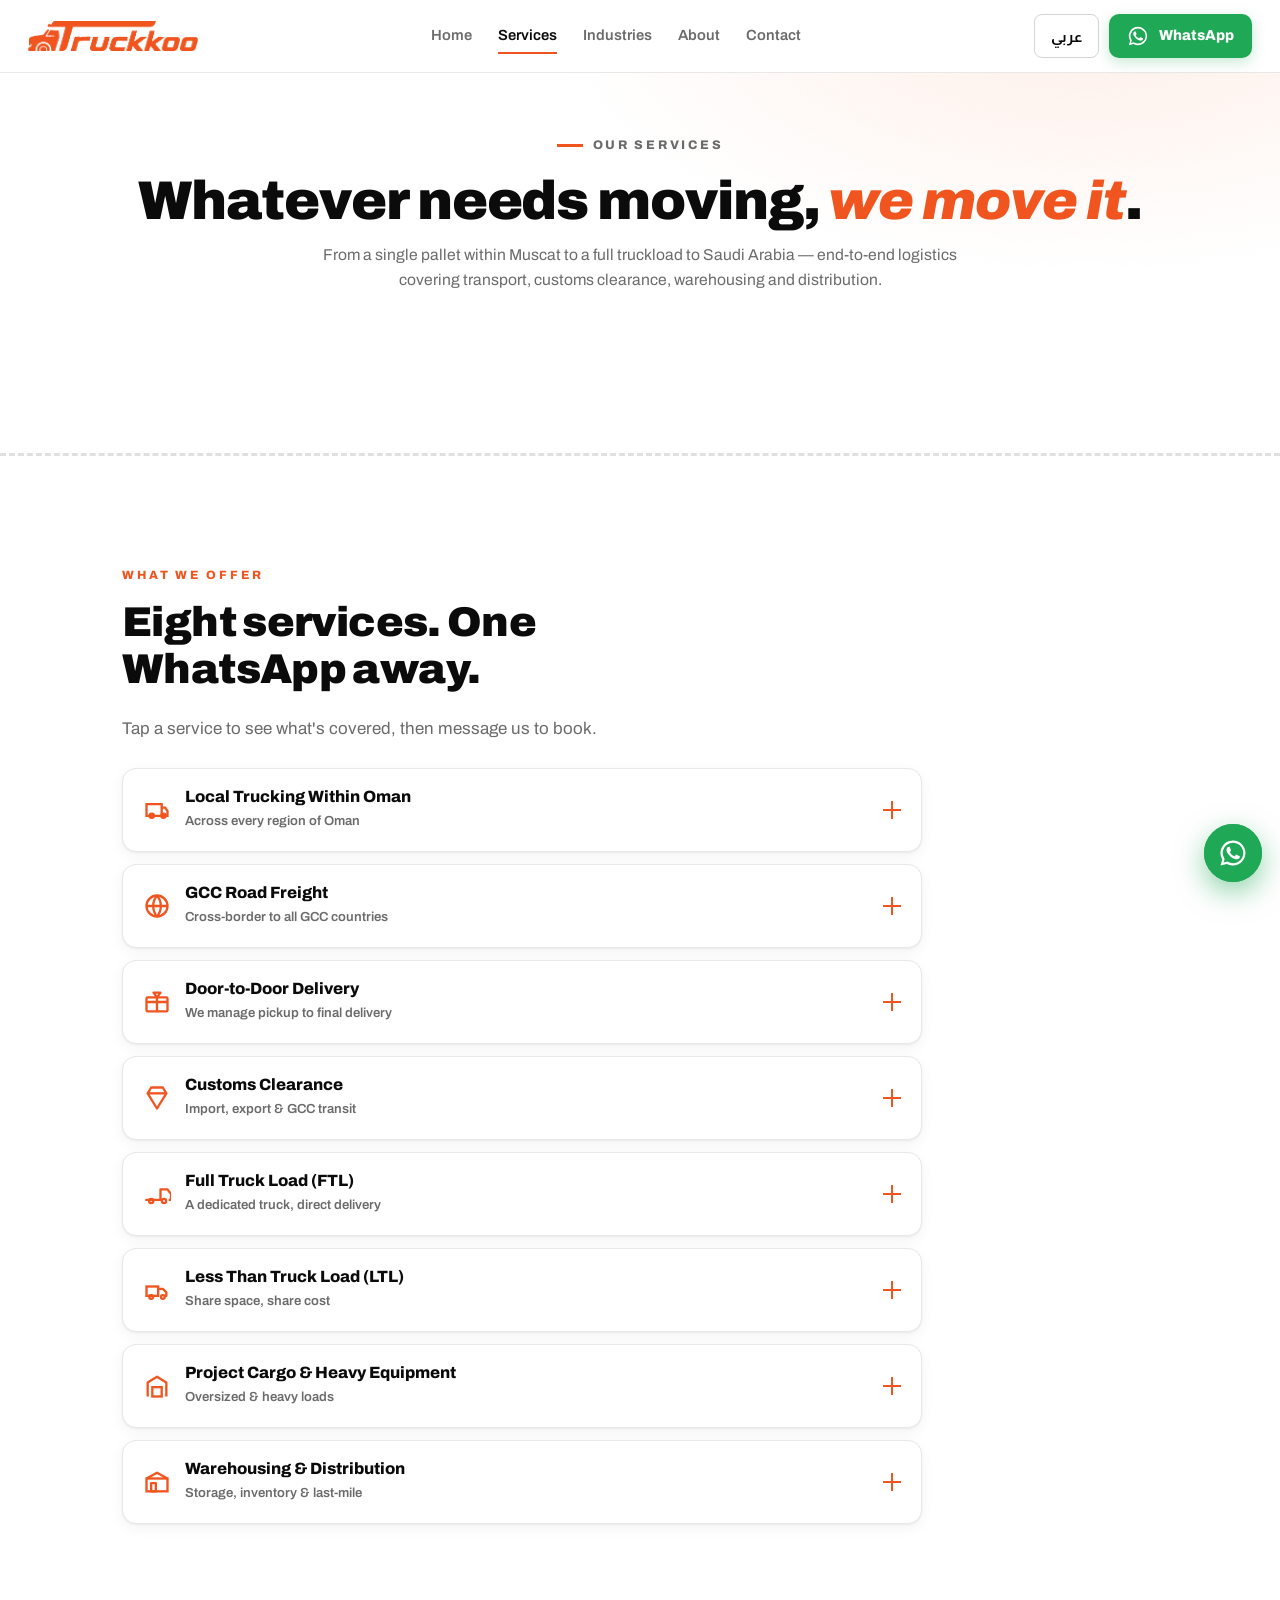
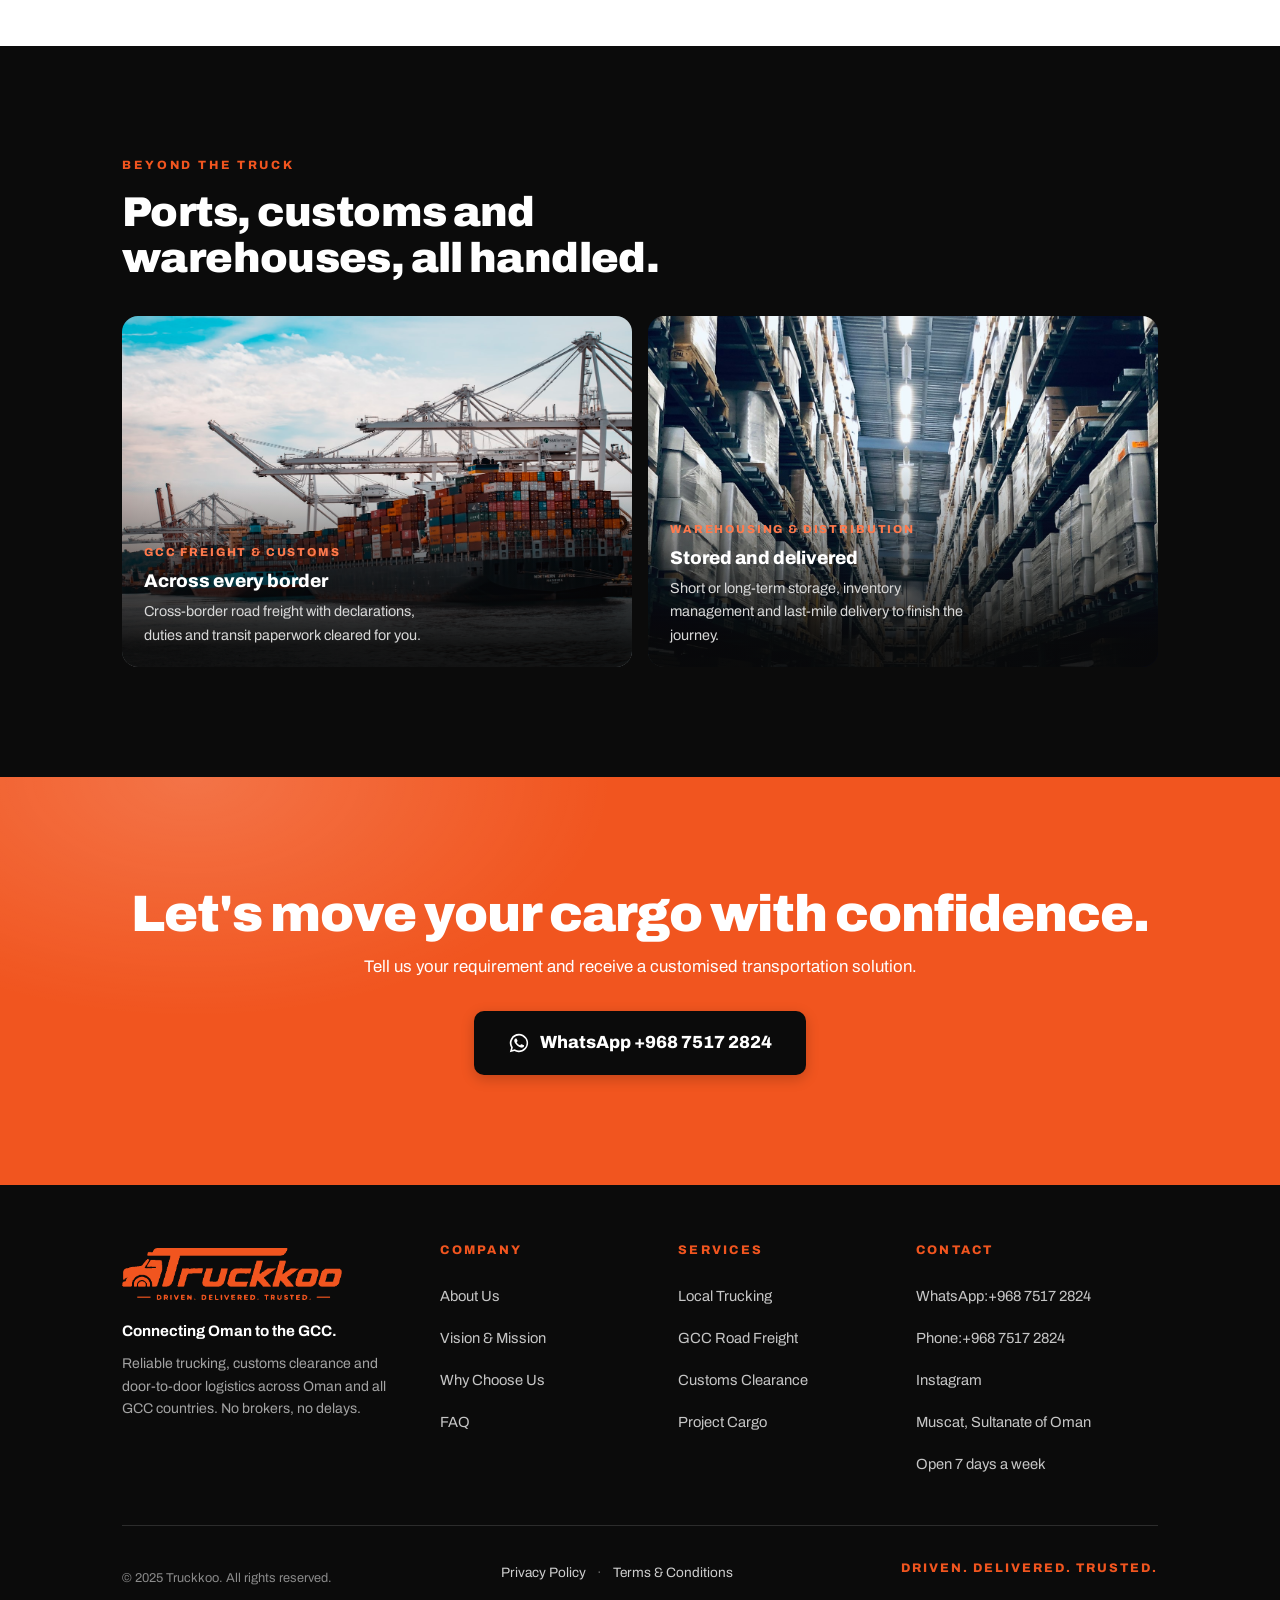
<file: services.html>
<!DOCTYPE html>
<html lang="en" dir="ltr">
<head>
<meta charset="UTF-8">
<meta name="viewport" content="width=device-width, initial-scale=1.0">
<title>Services — Truckkoo Trucking &amp; Logistics</title>
<meta name="description" content="Local trucking across Oman, GCC road freight, door-to-door logistics, customs clearance, FTL & LTL, project cargo and warehousing & distribution. WhatsApp +968 7517 2824.">
<meta property="og:title" content="Services — Truckkoo Trucking & Logistics">
<meta property="og:description" content="Local trucking, GCC freight, customs clearance, FTL/LTL, project cargo and warehousing.">
<meta property="og:image" content="images/logo.jpg">
<meta name="theme-color" content="#13100D">
<link rel="icon" href="images/logo.jpg">
<!-- PWA / Add to Home Screen -->
<link rel="manifest" href="manifest.webmanifest">
<link rel="apple-touch-icon" href="images/icon-180.png">
<meta name="apple-mobile-web-app-capable" content="yes">
<meta name="apple-mobile-web-app-status-bar-style" content="black-translucent">
<meta name="apple-mobile-web-app-title" content="Truckkoo">
<meta name="mobile-web-app-capable" content="yes">
<link rel="preconnect" href="https://fonts.googleapis.com">
<link rel="preconnect" href="https://fonts.gstatic.com" crossorigin>
<link href="https://fonts.googleapis.com/css2?family=Archivo:ital,wght@0,400;0,500;0,600;0,800;0,900;1,800;1,900&family=Almarai:wght@300;400;700;800&display=swap" rel="stylesheet">
<link rel="stylesheet" href="css/style.css">
<!-- Google Analytics 4 is initialised in js/main.js — set GA_MEASUREMENT_ID there (one place for all pages) -->
</head>
<body>
<a class="skip-link en" href="#main">Skip to content</a>
<a class="skip-link ar" href="#main">تخطّ إلى المحتوى</a>

<!-- ===== Header ===== -->
<header class="site-header" id="top">
  <a class="brand" href="index.html" aria-label="Truckkoo">
    <img class="brand-logo" src="images/logo-word.png" alt="Truckkoo" width="710" height="125">
  </a>
  <nav class="main-nav" id="mainNav" aria-label="Main">
    <a href="index.html"><span class="en">Home</span><span class="ar">الرئيسية</span></a>
    <a href="services.html" class="active"><span class="en">Services</span><span class="ar">خدماتنا</span></a>
    <a href="industries.html"><span class="en">Industries</span><span class="ar">القطاعات</span></a>
    <a href="about.html"><span class="en">About</span><span class="ar">من نحن</span></a>
    <a href="contact.html"><span class="en">Contact</span><span class="ar">اتصل بنا</span></a>
  </nav>
  <div class="header-actions">
    <button class="lang-toggle" id="langToggle" aria-label="Switch language">
      <span class="en">عربي</span><span class="ar">EN</span>
    </button>
    <a class="btn btn-wa btn-header" href="https://wa.me/96875172824?text=Hi%20Truckkoo%2C%20I%20need%20a%20truck." target="_blank" rel="noopener">
      <svg class="ico-wa" viewBox="0 0 24 24" aria-hidden="true"><path d="M12 2a10 10 0 0 0-8.6 15.1L2 22l5-1.3A10 10 0 1 0 12 2zm0 18.2a8.2 8.2 0 0 1-4.2-1.2l-.3-.2-3 .8.8-2.9-.2-.3A8.2 8.2 0 1 1 12 20.2zm4.5-6.1c-.2-.1-1.5-.7-1.7-.8-.2-.1-.4-.1-.6.1-.2.2-.6.8-.8 1-.1.2-.3.2-.5.1a6.7 6.7 0 0 1-3.3-2.9c-.3-.4 0-.5.1-.7l.4-.5c.1-.2.2-.3.3-.5 0-.2 0-.4-.1-.5l-.8-1.9c-.2-.5-.4-.4-.6-.4h-.5c-.2 0-.5.1-.7.3-.2.3-.9.9-.9 2.2s.9 2.5 1.1 2.7c.1.2 1.9 2.9 4.6 4 .6.3 1.1.4 1.5.6.6.2 1.2.2 1.6.1.5-.1 1.5-.6 1.7-1.2.2-.6.2-1.1.2-1.2-.1-.1-.3-.2-.5-.3z" fill="currentColor"/></svg>
      <span class="en">WhatsApp</span><span class="ar">واتساب</span>
    </a>
    <button class="nav-toggle" id="navToggle" aria-label="Menu" aria-expanded="false" aria-controls="mainNav"><span></span><span></span><span></span></button>
  </div>
</header>

<main id="main">

<!-- ===== Page hero ===== -->
<section class="page-hero">
  <div class="container page-hero-inner">
    <p class="hero-kicker reveal" style="justify-content:center">
      <span class="en">Our Services</span><span class="ar">خدماتنا</span>
    </p>
    <h1 class="hero-title reveal">
      <span class="en">Whatever needs moving, <em>we move it</em>.</span>
      <span class="ar">كل ما يحتاج إلى نقل، <em>ننقله</em>.</span>
    </h1>
    <p class="hero-sub reveal lead-center">
      <span class="en">From a single pallet within Muscat to a full truckload to Saudi Arabia — end-to-end logistics covering transport, customs clearance, warehousing and distribution.</span>
      <span class="ar">من طبلية واحدة داخل مسقط إلى حمولة كاملة إلى السعودية — حلول لوجستية متكاملة تشمل النقل والتخليص الجمركي والتخزين والتوزيع.</span>
    </p>
  </div>
  <div class="road-strip" aria-hidden="true">
    <svg class="truck-svg" viewBox="0 0 360 112" width="360" height="112">
      <rect x="92" y="6" width="262" height="74" rx="5" fill="#ffffff" stroke="#dcdcdc" stroke-width="2"/>
      <line x1="104" y1="10" x2="104" y2="76" stroke="#f1f1f1" stroke-width="2"/>
      <line x1="342" y1="10" x2="342" y2="76" stroke="#f1f1f1" stroke-width="2"/>
      <image href="images/logo-mark.png" x="130" y="16" width="186" height="44"/>
      <text x="223" y="71" text-anchor="middle" font-family="Archivo, sans-serif" font-weight="700" font-size="8.5" letter-spacing="2.5" fill="#9a9a9a">WA.ME/96875172824</text>
      <rect x="6" y="80" width="348" height="5" fill="#0b0b0b"/>
      <rect x="226" y="85" width="122" height="6" rx="2" fill="#1d1d1d"/>
      <rect x="346" y="80" width="6" height="20" fill="#0b0b0b"/>
      <path d="M10 84 V52 Q10 46 13 41.5 L26 21.5 Q29.5 16 36 16 H78 Q84 16 84 22 V84 Z" fill="#f1551f"/>
      <rect x="11" y="68" width="73" height="16" fill="#d9430f"/>
      <path d="M17.5 44 L28.5 27 Q30.5 23.5 35 23.5 H52 V44 Z" fill="#181b20"/>
      <line x1="57" y1="20" x2="57" y2="80" stroke="#d9430f" stroke-width="2"/>
      <rect x="60" y="48" width="8" height="2.6" rx="1.3" fill="#b33409"/>
      <rect x="9" y="62" width="4.5" height="7" rx="1.6" fill="#ffd166"/>
      <rect x="6" y="74" width="9" height="11" rx="2" fill="#1a1a1a"/>
      <line x1="14" y1="30" x2="20" y2="30" stroke="#1a1a1a" stroke-width="2.4"/>
      <line x1="20" y1="30" x2="20" y2="38" stroke="#1a1a1a" stroke-width="2.4"/>
      <rect x="85.5" y="24" width="5" height="56" fill="#3c3f44"/>
      <rect x="85.5" y="20" width="5" height="3" fill="#6b6f75"/>
      <rect x="42" y="88" width="34" height="11" rx="5.5" fill="#aab0b7"/>
      <g transform="translate(30,96)"><g class="wheel"><circle r="13" fill="#15171a"/><circle r="6.6" fill="#caccd1"/><path d="M-6.6 0H6.6M0 -6.6V6.6" stroke="#74777c" stroke-width="2"/><circle r="2.1" fill="#74777c"/></g></g>
      <g transform="translate(72,96)"><g class="wheel"><circle r="13" fill="#15171a"/><circle r="6.6" fill="#caccd1"/><path d="M-6.6 0H6.6M0 -6.6V6.6" stroke="#74777c" stroke-width="2"/><circle r="2.1" fill="#74777c"/></g></g>
      <g transform="translate(282,96)"><g class="wheel"><circle r="13" fill="#15171a"/><circle r="6.6" fill="#caccd1"/><path d="M-6.6 0H6.6M0 -6.6V6.6" stroke="#74777c" stroke-width="2"/><circle r="2.1" fill="#74777c"/></g></g>
      <g transform="translate(309,96)"><g class="wheel"><circle r="13" fill="#15171a"/><circle r="6.6" fill="#caccd1"/><path d="M-6.6 0H6.6M0 -6.6V6.6" stroke="#74777c" stroke-width="2"/><circle r="2.1" fill="#74777c"/></g></g>
      <g transform="translate(336,96)"><g class="wheel"><circle r="13" fill="#15171a"/><circle r="6.6" fill="#caccd1"/><path d="M-6.6 0H6.6M0 -6.6V6.6" stroke="#74777c" stroke-width="2"/><circle r="2.1" fill="#74777c"/></g></g>
    </svg>
  </div>
</section>

<!-- ===== Services accordion ===== -->
<section class="section">
  <div class="container">
    <p class="eyebrow reveal"><span class="en">What We Offer</span><span class="ar">ماذا نقدّم</span></p>
    <h2 class="section-title reveal">
      <span class="en">Eight services. One WhatsApp away.</span>
      <span class="ar">ثماني خدمات. على بُعد رسالة واتساب.</span>
    </h2>
    <p class="lead reveal" style="margin-bottom:0">
      <span class="en">Tap a service to see what's covered, then message us to book.</span>
      <span class="ar">اضغط على أي خدمة لعرض تفاصيلها، ثم راسلنا للحجز.</span>
    </p>

    <div class="svc-accordion">

      <details class="svc-acc reveal" id="local">
        <summary>
          <span class="svc-acc-ico" aria-hidden="true"><svg viewBox="0 0 24 24"><path d="M3 7h13v10H3zM16 10h3l2 3v4h-5z" fill="none" stroke="currentColor" stroke-width="2"/><circle cx="7.5" cy="17" r="1.8" fill="none" stroke="currentColor" stroke-width="2"/><circle cx="17.5" cy="17" r="1.8" fill="none" stroke="currentColor" stroke-width="2"/></svg></span>
          <span class="svc-acc-t">
            <strong><span class="en">Local Trucking Within Oman</span><span class="ar">النقل الداخلي في عُمان</span></strong>
            <small><span class="en">Across every region of Oman</span><span class="ar">في كل مناطق عُمان</span></small>
          </span>
          <span class="faq-plus" aria-hidden="true"></span>
        </summary>
        <div class="svc-acc-body">
          <p><span class="en">Reliable domestic cargo movement for businesses of all sizes — Muscat to Salalah, construction sites and retail distribution, safe and on time.</span><span class="ar">نقل داخلي موثوق للشركات بجميع أحجامها — من مسقط إلى صلالة، ومواقع البناء وتوزيع التجزئة، بأمان وفي الوقت المحدد.</span></p>
          <div class="chip-grid">
            <span class="chip"><span class="en">Muscat</span><span class="ar">مسقط</span></span>
            <span class="chip"><span class="en">Sohar</span><span class="ar">صحار</span></span>
            <span class="chip"><span class="en">Salalah</span><span class="ar">صلالة</span></span>
            <span class="chip"><span class="en">Duqm</span><span class="ar">الدقم</span></span>
            <span class="chip"><span class="en">All industrial areas</span><span class="ar">جميع المناطق الصناعية</span></span>
          </div>
          <a class="btn btn-wa" href="https://wa.me/96875172824?text=Hi%20Truckkoo%2C%20I%20need%20local%20trucking%20within%20Oman." target="_blank" rel="noopener"><span class="en">Book local trucking</span><span class="ar">احجز نقلاً داخلياً</span></a>
        </div>
      </details>

      <details class="svc-acc reveal" id="gcc">
        <summary>
          <span class="svc-acc-ico" aria-hidden="true"><svg viewBox="0 0 24 24"><circle cx="12" cy="12" r="9" fill="none" stroke="currentColor" stroke-width="2"/><path d="M3 12h18M12 3a14 14 0 0 1 0 18M12 3a14 14 0 0 0 0 18" fill="none" stroke="currentColor" stroke-width="2"/></svg></span>
          <span class="svc-acc-t">
            <strong><span class="en">GCC Road Freight</span><span class="ar">الشحن البري الخليجي</span></strong>
            <small><span class="en">Cross-border to all GCC countries</span><span class="ar">عبر الحدود إلى كل دول الخليج</span></small>
          </span>
          <span class="faq-plus" aria-hidden="true"></span>
        </summary>
        <div class="svc-acc-body">
          <p><span class="en">Seamless cross-border road freight with customs handled for you — faster transit and simpler paperwork across the Gulf.</span><span class="ar">شحن بري سلس عبر الحدود مع تولّي التخليص الجمركي نيابةً عنك — عبور أسرع وأوراق أبسط في كل أنحاء الخليج.</span></p>
          <div class="chip-grid">
            <span class="chip"><span class="en">UAE</span><span class="ar">الإمارات</span></span>
            <span class="chip"><span class="en">Saudi Arabia</span><span class="ar">السعودية</span></span>
            <span class="chip"><span class="en">Qatar</span><span class="ar">قطر</span></span>
            <span class="chip"><span class="en">Kuwait</span><span class="ar">الكويت</span></span>
            <span class="chip"><span class="en">Bahrain</span><span class="ar">البحرين</span></span>
          </div>
          <a class="btn btn-wa" href="https://wa.me/96875172824?text=Hi%20Truckkoo%2C%20I%20need%20GCC%20cross-border%20freight." target="_blank" rel="noopener"><span class="en">Get a GCC quote</span><span class="ar">احصل على عرض سعر خليجي</span></a>
        </div>
      </details>

      <details class="svc-acc reveal" id="door">
        <summary>
          <span class="svc-acc-ico" aria-hidden="true"><svg viewBox="0 0 24 24"><rect x="3" y="8" width="18" height="12" rx="1" fill="none" stroke="currentColor" stroke-width="2"/><path d="M3 12h18M12 8v12M9 4h6l-3 4z" fill="none" stroke="currentColor" stroke-width="2" stroke-linejoin="round"/></svg></span>
          <span class="svc-acc-t">
            <strong><span class="en">Door-to-Door Delivery</span><span class="ar">التوصيل من الباب إلى الباب</span></strong>
            <small><span class="en">We manage pickup to final delivery</span><span class="ar">ندير الرحلة من الاستلام للتسليم</span></small>
          </span>
          <span class="faq-plus" aria-hidden="true"></span>
        </summary>
        <div class="svc-acc-body">
          <p><span class="en">One team handles collection, documentation, customs, transport and final delivery — a single point of contact and fewer delays.</span><span class="ar">فريق واحد يتولى الاستلام والمستندات والجمارك والنقل والتسليم النهائي — جهة تواصل واحدة وتأخير أقل.</span></p>
          <div class="chip-grid">
            <span class="chip"><span class="en">Collection</span><span class="ar">الاستلام</span></span>
            <span class="chip"><span class="en">Documentation</span><span class="ar">المستندات</span></span>
            <span class="chip"><span class="en">Customs</span><span class="ar">الجمارك</span></span>
            <span class="chip"><span class="en">Transport</span><span class="ar">النقل</span></span>
            <span class="chip"><span class="en">Delivery</span><span class="ar">التسليم</span></span>
          </div>
          <a class="btn btn-wa" href="https://wa.me/96875172824?text=Hi%20Truckkoo%2C%20I%20need%20door-to-door%20logistics." target="_blank" rel="noopener"><span class="en">Arrange door-to-door</span><span class="ar">رتّب خدمة من الباب للباب</span></a>
        </div>
      </details>

      <details class="svc-acc reveal" id="customs">
        <summary>
          <span class="svc-acc-ico" aria-hidden="true"><svg viewBox="0 0 24 24"><path d="M7 3h10l3 5-8 13L4 8z" fill="none" stroke="currentColor" stroke-width="2" stroke-linejoin="round"/><path d="M4 8h16" fill="none" stroke="currentColor" stroke-width="2"/></svg></span>
          <span class="svc-acc-t">
            <strong><span class="en">Customs Clearance</span><span class="ar">التخليص الجمركي</span></strong>
            <small><span class="en">Import, export &amp; GCC transit</span><span class="ar">استيراد وتصدير وعبور خليجي</span></small>
          </span>
          <span class="faq-plus" aria-hidden="true"></span>
        </summary>
        <div class="svc-acc-body">
          <p><span class="en">Our specialists handle declarations, invoices, certificates, duties and border clearance — minimising delays and avoiding penalties.</span><span class="ar">يتولى مختصّونا الإقرارات والفواتير والشهادات والرسوم والتخليص الحدودي — لتقليل التأخير وتجنّب الغرامات.</span></p>
          <div class="chip-grid">
            <span class="chip"><span class="en">Import</span><span class="ar">استيراد</span></span>
            <span class="chip"><span class="en">Export</span><span class="ar">تصدير</span></span>
            <span class="chip"><span class="en">Transit</span><span class="ar">عبور</span></span>
            <span class="chip"><span class="en">Duty &amp; tax</span><span class="ar">الرسوم والضرائب</span></span>
          </div>
          <a class="btn btn-wa" href="https://wa.me/96875172824?text=Hi%20Truckkoo%2C%20I%20need%20customs%20clearance." target="_blank" rel="noopener"><span class="en">Ask about clearance</span><span class="ar">استفسر عن التخليص</span></a>
        </div>
      </details>

      <details class="svc-acc reveal" id="ftl">
        <summary>
          <span class="svc-acc-ico" aria-hidden="true"><svg viewBox="0 0 24 24"><path d="M2 36h5" transform="scale(0.66) translate(0 -6)" fill="none"/><path d="M2 17h13v-9h6l3 4v5h-2" fill="none" stroke="currentColor" stroke-width="2" stroke-linejoin="round"/><circle cx="7" cy="18" r="1.8" fill="none" stroke="currentColor" stroke-width="2"/><circle cx="18" cy="18" r="1.8" fill="none" stroke="currentColor" stroke-width="2"/></svg></span>
          <span class="svc-acc-t">
            <strong><span class="en">Full Truck Load (FTL)</span><span class="ar">الحمولة الكاملة (FTL)</span></strong>
            <small><span class="en">A dedicated truck, direct delivery</span><span class="ar">شاحنة مخصّصة وتوصيل مباشر</span></small>
          </span>
          <span class="faq-plus" aria-hidden="true"></span>
        </summary>
        <div class="svc-acc-body">
          <p><span class="en">For larger shipments that fill a truck — direct from origin to destination, faster and more secure with less handling.</span><span class="ar">للشحنات الكبيرة التي تملأ شاحنة — مباشرة من المصدر إلى الوجهة، أسرع وأكثر أماناً بمناولة أقل.</span></p>
          <div class="chip-grid">
            <span class="chip"><span class="en">Dedicated vehicle</span><span class="ar">مركبة مخصّصة</span></span>
            <span class="chip"><span class="en">Faster delivery</span><span class="ar">توصيل أسرع</span></span>
            <span class="chip"><span class="en">Lower damage risk</span><span class="ar">مخاطر تلف أقل</span></span>
          </div>
          <a class="btn btn-wa" href="https://wa.me/96875172824?text=Hi%20Truckkoo%2C%20I%20need%20a%20Full%20Truck%20Load%20(FTL)." target="_blank" rel="noopener"><span class="en">Request FTL</span><span class="ar">اطلب حمولة كاملة</span></a>
        </div>
      </details>

      <details class="svc-acc reveal" id="ltl">
        <summary>
          <span class="svc-acc-ico" aria-hidden="true"><svg viewBox="0 0 24 24"><rect x="3" y="9" width="10" height="8" fill="none" stroke="currentColor" stroke-width="2"/><path d="M13 11h4l3 3v3h-2" fill="none" stroke="currentColor" stroke-width="2" stroke-linejoin="round"/><circle cx="7" cy="18" r="1.6" fill="none" stroke="currentColor" stroke-width="2"/><circle cx="17" cy="18" r="1.6" fill="none" stroke="currentColor" stroke-width="2"/></svg></span>
          <span class="svc-acc-t">
            <strong><span class="en">Less Than Truck Load (LTL)</span><span class="ar">الحمولة الجزئية (LTL)</span></strong>
            <small><span class="en">Share space, share cost</span><span class="ar">شارك المساحة ووفّر التكلفة</span></small>
          </span>
          <span class="faq-plus" aria-hidden="true"></span>
        </summary>
        <div class="svc-acc-body">
          <p><span class="en">For smaller loads — share truck space with other shipments to cut cost while staying reliable.</span><span class="ar">للحمولات الصغيرة — شارك مساحة الشاحنة مع شحنات أخرى لتقليل التكلفة مع الحفاظ على الموثوقية.</span></p>
          <div class="chip-grid">
            <span class="chip"><span class="en">Lower cost</span><span class="ar">تكلفة أقل</span></span>
            <span class="chip"><span class="en">Flexible</span><span class="ar">مرونة</span></span>
            <span class="chip"><span class="en">Frequent dispatch</span><span class="ar">إرسال متكرر</span></span>
          </div>
          <a class="btn btn-wa" href="https://wa.me/96875172824?text=Hi%20Truckkoo%2C%20I%20need%20a%20Less%20Than%20Truck%20Load%20(LTL)." target="_blank" rel="noopener"><span class="en">Request LTL</span><span class="ar">اطلب حمولة جزئية</span></a>
        </div>
      </details>

      <details class="svc-acc reveal" id="project">
        <summary>
          <span class="svc-acc-ico" aria-hidden="true"><svg viewBox="0 0 24 24"><path d="M4 21V9l8-5 8 5v12" fill="none" stroke="currentColor" stroke-width="2" stroke-linejoin="round"/><rect x="8" y="13" width="8" height="8" fill="none" stroke="currentColor" stroke-width="2"/></svg></span>
          <span class="svc-acc-t">
            <strong><span class="en">Project Cargo &amp; Heavy Equipment</span><span class="ar">شحن المشاريع والمعدات الثقيلة</span></strong>
            <small><span class="en">Oversized &amp; heavy loads</span><span class="ar">حمولات كبيرة وثقيلة</span></small>
          </span>
          <span class="faq-plus" aria-hidden="true"></span>
        </summary>
        <div class="svc-acc-body">
          <p><span class="en">Specialised planning for machinery and oversized equipment — route surveys, permits, escorts and heavy haul.</span><span class="ar">تخطيط متخصص للآلات والمعدات الكبيرة — مسوحات الطرق والتصاريح والمرافقة والنقل الثقيل.</span></p>
          <div class="chip-grid">
            <span class="chip"><span class="en">Excavators &amp; cranes</span><span class="ar">حفّارات ورافعات</span></span>
            <span class="chip"><span class="en">Generators</span><span class="ar">مولّدات</span></span>
            <span class="chip"><span class="en">Steel structures</span><span class="ar">هياكل فولاذية</span></span>
            <span class="chip"><span class="en">Permits &amp; escorts</span><span class="ar">تصاريح ومرافقة</span></span>
          </div>
          <a class="btn btn-wa" href="https://wa.me/96875172824?text=Hi%20Truckkoo%2C%20I%20need%20project%20cargo%20%2F%20heavy%20equipment%20transport." target="_blank" rel="noopener"><span class="en">Plan project cargo</span><span class="ar">خطّط لشحن المشروع</span></a>
        </div>
      </details>

      <details class="svc-acc reveal" id="warehousing">
        <summary>
          <span class="svc-acc-ico" aria-hidden="true"><svg viewBox="0 0 24 24"><rect x="3" y="9" width="18" height="11" fill="none" stroke="currentColor" stroke-width="2"/><path d="M3 9l9-5 9 5M7 13h4v7H7z" fill="none" stroke="currentColor" stroke-width="2" stroke-linejoin="round"/></svg></span>
          <span class="svc-acc-t">
            <strong><span class="en">Warehousing &amp; Distribution</span><span class="ar">التخزين والتوزيع</span></strong>
            <small><span class="en">Storage, inventory &amp; last-mile</span><span class="ar">تخزين ومخزون وميل أخير</span></small>
          </span>
          <span class="faq-plus" aria-hidden="true"></span>
        </summary>
        <div class="svc-acc-body">
          <p><span class="en">Short and long-term storage, inventory management, regional distribution and last-mile delivery to support your supply chain.</span><span class="ar">تخزين قصير وطويل الأمد، وإدارة مخزون، وتوزيع إقليمي، وتوصيل الميل الأخير لدعم سلسلة التوريد.</span></p>
          <div class="chip-grid">
            <span class="chip"><span class="en">Short-term</span><span class="ar">قصير الأمد</span></span>
            <span class="chip"><span class="en">Long-term</span><span class="ar">طويل الأمد</span></span>
            <span class="chip"><span class="en">Inventory</span><span class="ar">المخزون</span></span>
            <span class="chip"><span class="en">Last-mile</span><span class="ar">الميل الأخير</span></span>
          </div>
          <a class="btn btn-wa" href="https://wa.me/96875172824?text=Hi%20Truckkoo%2C%20I%20need%20warehousing%20%26%20distribution." target="_blank" rel="noopener"><span class="en">Talk to us</span><span class="ar">تحدّث معنا</span></a>
        </div>
      </details>

    </div>
  </div>
</section>

<!-- ===== Capabilities (ports & warehouses) ===== -->
<section class="section section-dark">
  <div class="container">
    <p class="eyebrow reveal"><span class="en">Beyond the Truck</span><span class="ar">أبعد من الشاحنة</span></p>
    <h2 class="section-title reveal">
      <span class="en">Ports, customs and warehouses, all handled.</span>
      <span class="ar">الموانئ والجمارك والمستودعات، كلها علينا.</span>
    </h2>
    <div class="proof-duo">
      <figure class="proof-tile reveal">
        <img src="images/port-containers.jpg"
             alt="Containers stacked on a freight ship beneath gantry cranes at a Gulf port"
             width="1400" height="933" loading="lazy" decoding="async">
        <figcaption>
          <span class="proof-tag"><span class="en">GCC freight &amp; customs</span><span class="ar">الشحن والجمارك الخليجية</span></span>
          <h3><span class="en">Across every border</span><span class="ar">عبر كل الحدود</span></h3>
          <p><span class="en">Cross-border road freight with declarations, duties and transit paperwork cleared for you.</span><span class="ar">شحن بري عبر الحدود مع تولّي الإقرارات والرسوم وأوراق العبور نيابةً عنك.</span></p>
        </figcaption>
      </figure>
      <figure class="proof-tile reveal">
        <img src="images/warehouse.jpg"
             alt="High-bay warehouse racking stacked with palletised goods"
             width="1400" height="1000" loading="lazy" decoding="async">
        <figcaption>
          <span class="proof-tag"><span class="en">Warehousing &amp; distribution</span><span class="ar">التخزين والتوزيع</span></span>
          <h3><span class="en">Stored and delivered</span><span class="ar">نُخزّن ونُوصّل</span></h3>
          <p><span class="en">Short or long-term storage, inventory management and last-mile delivery to finish the journey.</span><span class="ar">تخزين قصير أو طويل الأمد، وإدارة مخزون، وتوصيل الميل الأخير لإتمام الرحلة.</span></p>
        </figcaption>
      </figure>
    </div>
  </div>
</section>

<!-- ===== Contact CTA ===== -->
<section class="section section-orange contact" id="contact">
  <div class="container contact-inner">
    <h2 class="contact-title reveal">
      <span class="en">Let's move your cargo with confidence.</span>
      <span class="ar">لننقل بضاعتك بثقة.</span>
    </h2>
    <p class="contact-sub reveal">
      <span class="en">Tell us your requirement and receive a customised transportation solution.</span>
      <span class="ar">أخبرنا بمتطلباتك واحصل على حل نقل مخصّص.</span>
    </p>
    <a class="btn btn-dark btn-xl reveal" href="https://wa.me/96875172824?text=Hi%20Truckkoo%2C%20I%20need%20a%20logistics%20quote." target="_blank" rel="noopener">
      <svg class="ico-wa" viewBox="0 0 24 24" aria-hidden="true"><path d="M12 2a10 10 0 0 0-8.6 15.1L2 22l5-1.3A10 10 0 1 0 12 2zm0 18.2a8.2 8.2 0 0 1-4.2-1.2l-.3-.2-3 .8.8-2.9-.2-.3A8.2 8.2 0 1 1 12 20.2zm4.5-6.1c-.2-.1-1.5-.7-1.7-.8-.2-.1-.4-.1-.6.1-.2.2-.6.8-.8 1-.1.2-.3.2-.5.1a6.7 6.7 0 0 1-3.3-2.9c-.3-.4 0-.5.1-.7l.4-.5c.1-.2.2-.3.3-.5 0-.2 0-.4-.1-.5l-.8-1.9c-.2-.5-.4-.4-.6-.4h-.5c-.2 0-.5.1-.7.3-.2.3-.9.9-.9 2.2s.9 2.5 1.1 2.7c.1.2 1.9 2.9 4.6 4 .6.3 1.1.4 1.5.6.6.2 1.2.2 1.6.1.5-.1 1.5-.6 1.7-1.2.2-.6.2-1.1.2-1.2-.1-.1-.3-.2-.5-.3z" fill="currentColor"/></svg>
      <span class="en">WhatsApp +968 7517 2824</span><span class="ar">واتساب ‎+968 7517 2824‎</span>
    </a>
  </div>
</section>

</main>

<!-- ===== Footer ===== -->
<footer class="site-footer">
  <div class="container">
    <div class="footer-grid">
      <div class="footer-col footer-col-brand">
        <a class="brand brand-footer" href="index.html">
          <img class="brand-logo brand-logo-footer" src="images/logo-mark.png" alt="Truckkoo — Driven. Delivered. Trusted." width="710" height="168">
        </a>
        <p class="footer-slogan">
          <span class="en">Connecting Oman to the GCC.</span>
          <span class="ar">نربط عُمان بدول الخليج.</span>
        </p>
        <p class="footer-desc">
          <span class="en">Reliable trucking, customs clearance and door-to-door logistics across Oman and all GCC countries. No brokers, no delays.</span>
          <span class="ar">نقل موثوق وتخليص جمركي وخدمات من الباب إلى الباب في عُمان وجميع دول الخليج. بدون وسطاء، بدون تأخير.</span>
        </p>
      </div>
      <div class="footer-col">
        <h4><span class="en">Company</span><span class="ar">الشركة</span></h4>
        <ul>
          <li><a href="about.html"><span class="en">About Us</span><span class="ar">من نحن</span></a></li>
          <li><a href="about.html#vision"><span class="en">Vision &amp; Mission</span><span class="ar">الرؤية والرسالة</span></a></li>
          <li><a href="about.html#why"><span class="en">Why Choose Us</span><span class="ar">لماذا تختارنا</span></a></li>
          <li><a href="contact.html#faq"><span class="en">FAQ</span><span class="ar">الأسئلة الشائعة</span></a></li>
        </ul>
      </div>
      <div class="footer-col">
        <h4><span class="en">Services</span><span class="ar">الخدمات</span></h4>
        <ul>
          <li><a href="services.html#local"><span class="en">Local Trucking</span><span class="ar">النقل الداخلي</span></a></li>
          <li><a href="services.html#gcc"><span class="en">GCC Road Freight</span><span class="ar">الشحن الخليجي</span></a></li>
          <li><a href="services.html#customs"><span class="en">Customs Clearance</span><span class="ar">التخليص الجمركي</span></a></li>
          <li><a href="services.html#project"><span class="en">Project Cargo</span><span class="ar">شحن المشاريع</span></a></li>
        </ul>
      </div>
      <div class="footer-col">
        <h4><span class="en">Contact</span><span class="ar">تواصل معنا</span></h4>
        <ul>
          <li><a href="https://wa.me/96875172824" target="_blank" rel="noopener"><span class="en">WhatsApp:</span><span class="ar">واتساب:</span> <span dir="ltr">+968 7517 2824</span></a></li>
          <li><a href="tel:+96875172824"><span class="en">Phone:</span><span class="ar">هاتف:</span> <span dir="ltr">+968 7517 2824</span></a></li>
          <li><a href="https://instagram.com/truckkoo" target="_blank" rel="noopener"><span class="en">Instagram</span><span class="ar">إنستغرام</span></a></li>
          <li><span class="footer-plain"><span class="en">Muscat, Sultanate of Oman</span><span class="ar">مسقط، سلطنة عُمان</span></span></li>
          <li><span class="footer-plain"><span class="en">Open 7 days a week</span><span class="ar">نعمل طوال أيام الأسبوع</span></span></li>
        </ul>
      </div>
    </div>
    <div class="footer-bottom">
      <p class="footer-copy">© 2025 Truckkoo. <span class="en">All rights reserved.</span><span class="ar">جميع الحقوق محفوظة.</span></p>
      <p class="footer-legal">
        <a href="privacy.html"><span class="en">Privacy Policy</span><span class="ar">سياسة الخصوصية</span></a>
        <span aria-hidden="true">·</span>
        <a href="terms.html"><span class="en">Terms &amp; Conditions</span><span class="ar">الشروط والأحكام</span></a>
      </p>
      <p class="footer-tag"><span class="en">Driven. Delivered. Trusted.</span><span class="ar">قيادة. توصيل. ثقة.</span></p>
    </div>
  </div>
</footer>

<a class="wa-float" href="https://wa.me/96875172824?text=Hi%20Truckkoo%2C%20I%20need%20a%20truck." target="_blank" rel="noopener" aria-label="Chat on WhatsApp">
  <svg viewBox="0 0 24 24" aria-hidden="true"><path d="M12 2a10 10 0 0 0-8.6 15.1L2 22l5-1.3A10 10 0 1 0 12 2zm0 18.2a8.2 8.2 0 0 1-4.2-1.2l-.3-.2-3 .8.8-2.9-.2-.3A8.2 8.2 0 1 1 12 20.2zm4.5-6.1c-.2-.1-1.5-.7-1.7-.8-.2-.1-.4-.1-.6.1-.2.2-.6.8-.8 1-.1.2-.3.2-.5.1a6.7 6.7 0 0 1-3.3-2.9c-.3-.4 0-.5.1-.7l.4-.5c.1-.2.2-.3.3-.5 0-.2 0-.4-.1-.5l-.8-1.9c-.2-.5-.4-.4-.6-.4h-.5c-.2 0-.5.1-.7.3-.2.3-.9.9-.9 2.2s.9 2.5 1.1 2.7c.1.2 1.9 2.9 4.6 4 .6.3 1.1.4 1.5.6.6.2 1.2.2 1.6.1.5-.1 1.5-.6 1.7-1.2.2-.6.2-1.1.2-1.2-.1-.1-.3-.2-.5-.3z" fill="currentColor"/></svg>
</a>

<script src="js/main.js"></script>
</body>
</html>
</file>
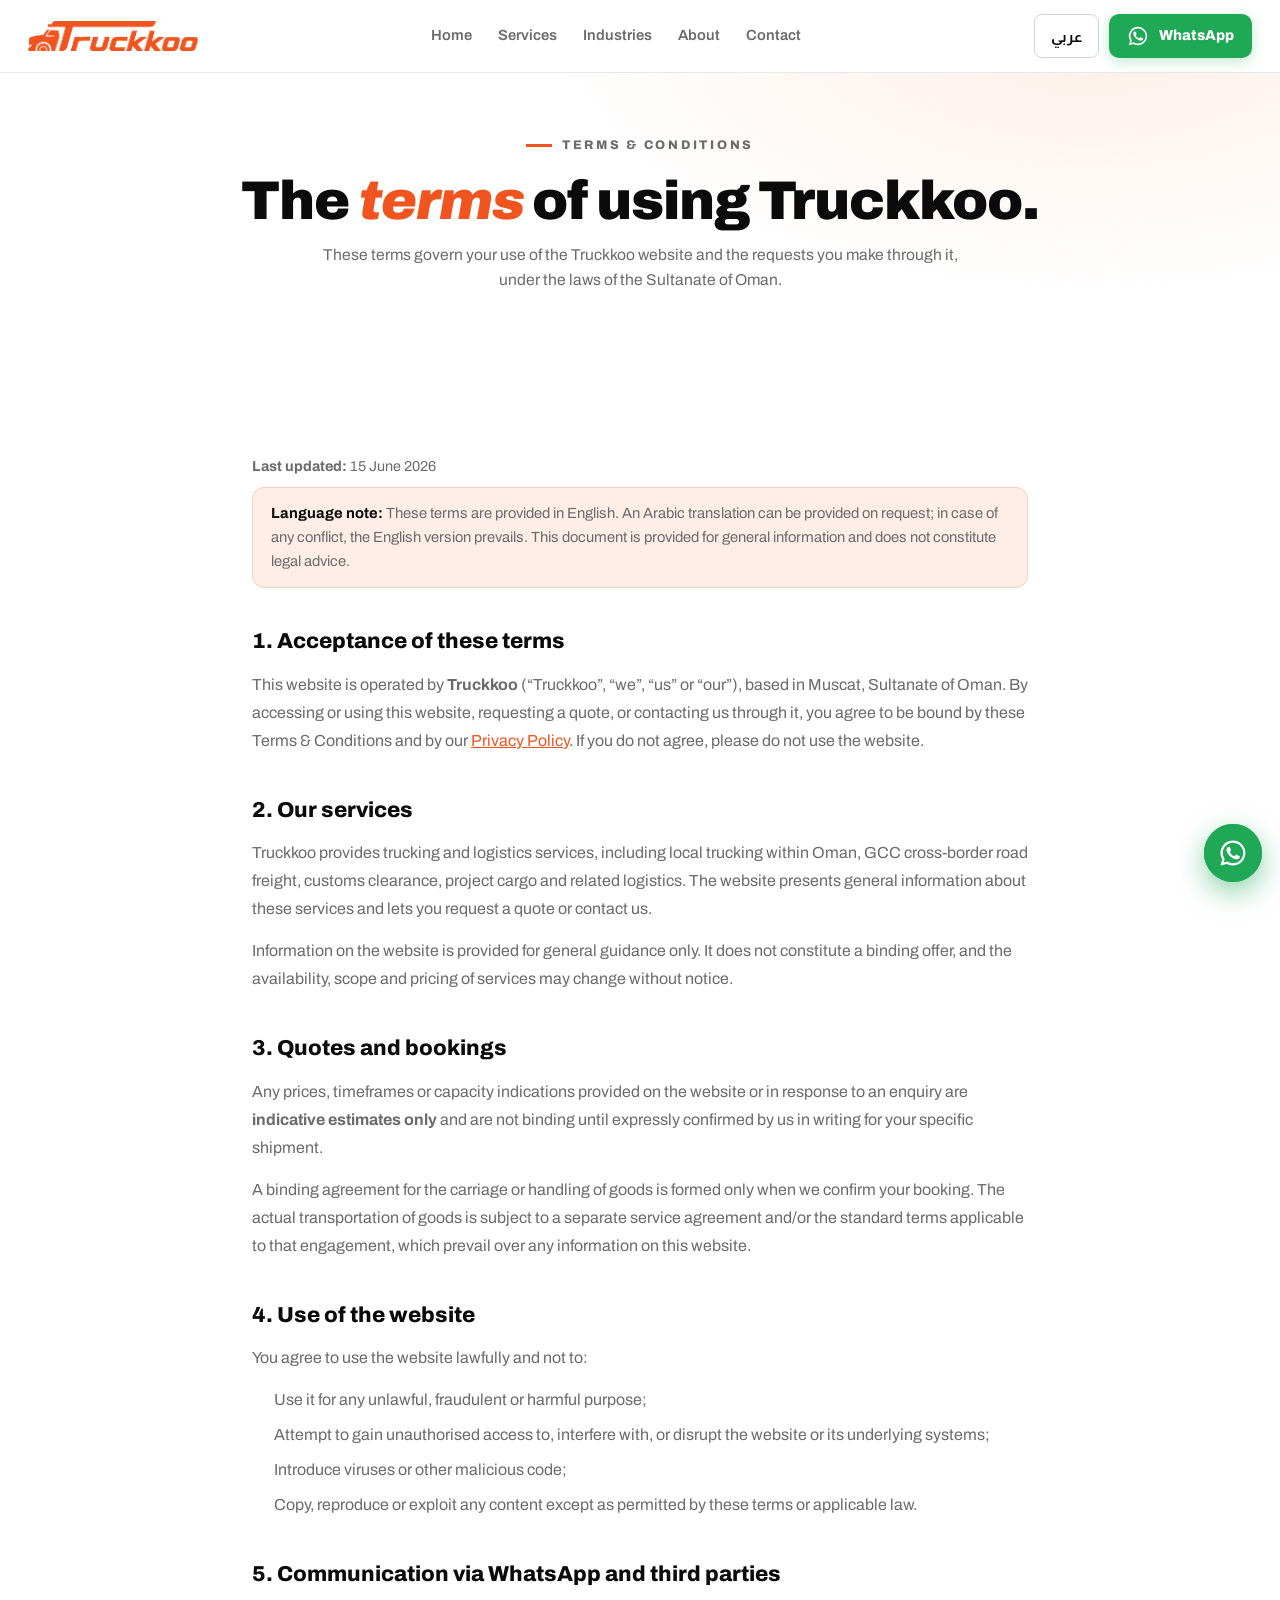
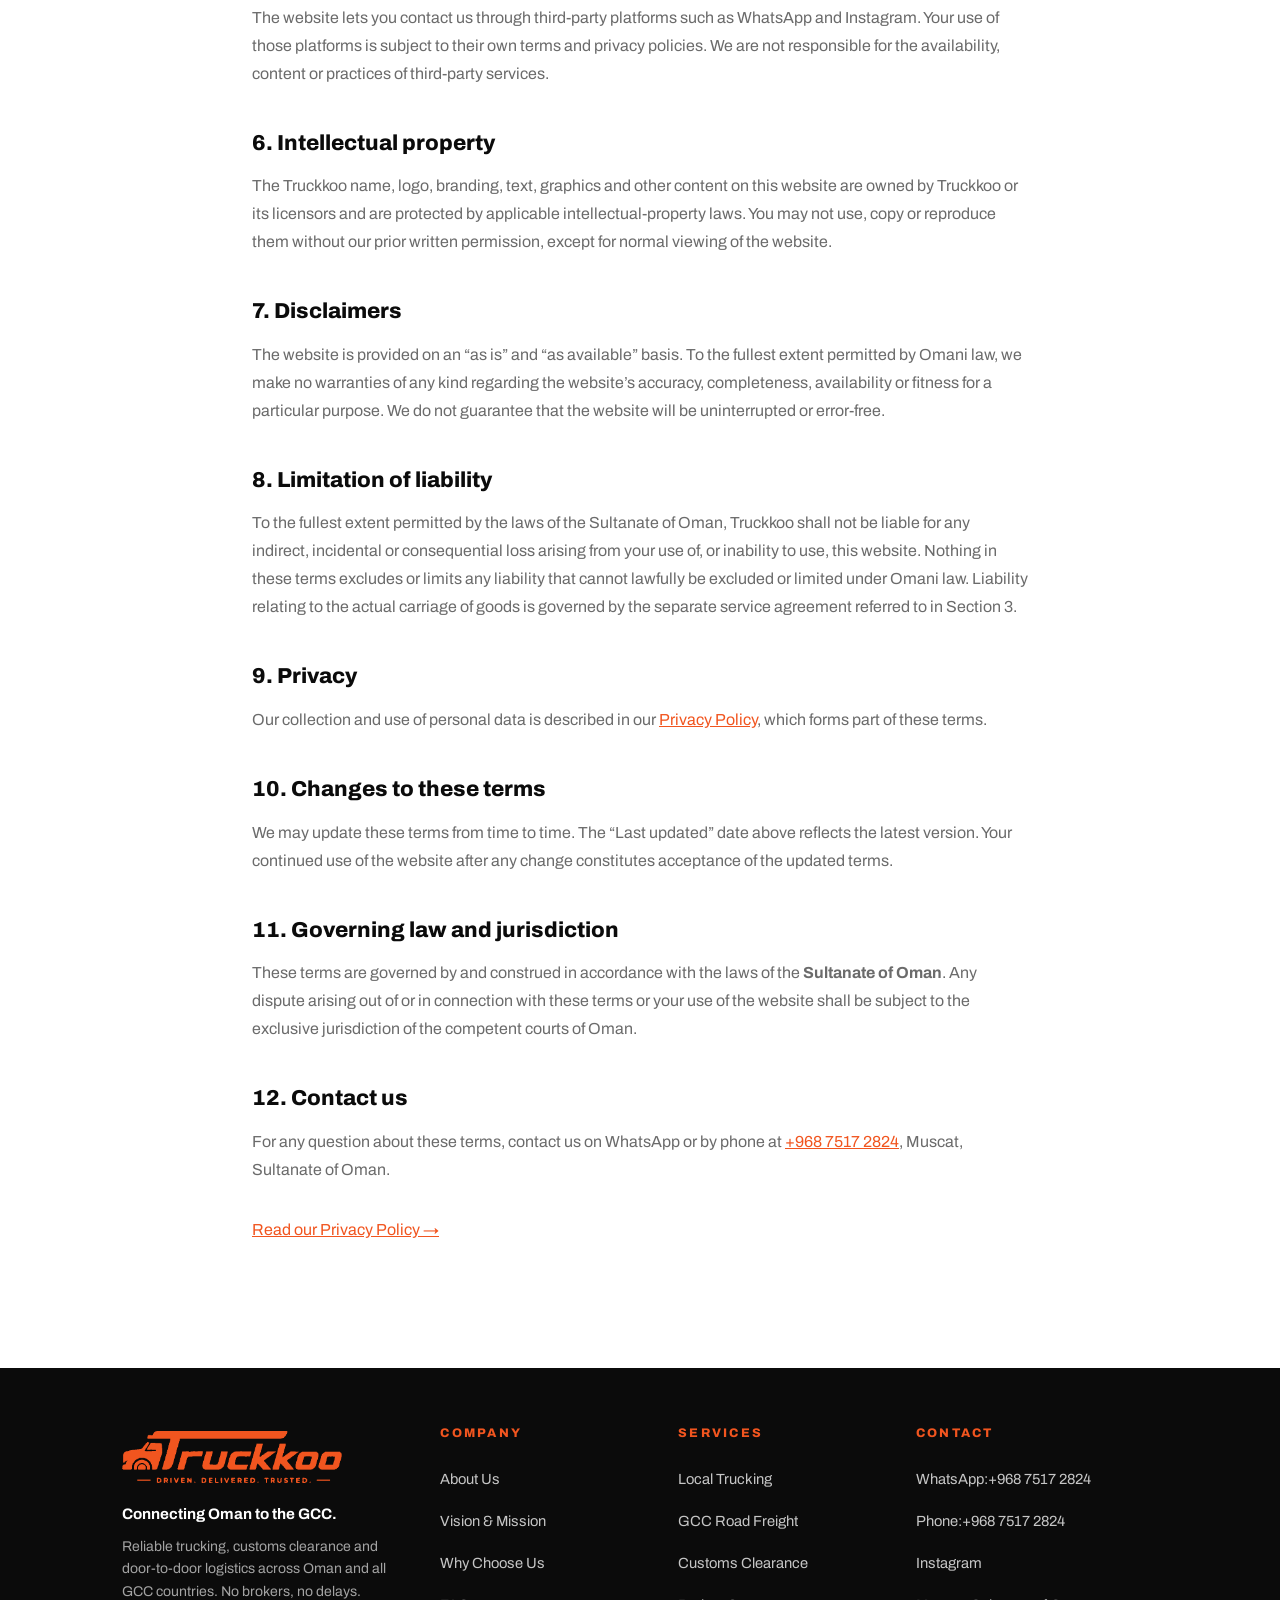
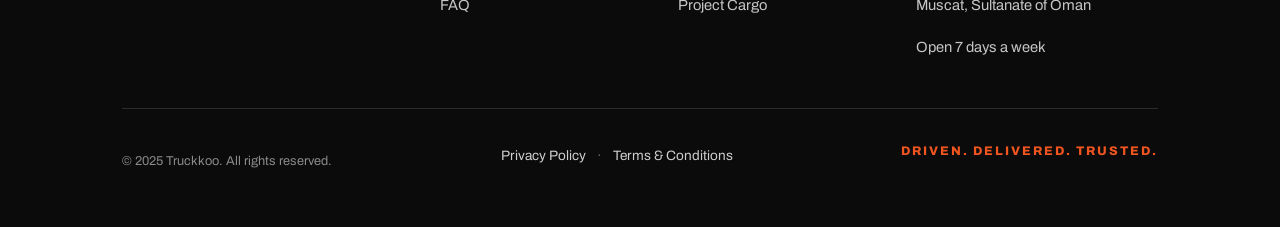
<file: terms.html>
<!DOCTYPE html>
<html lang="en" dir="ltr">
<head>
<meta charset="UTF-8">
<meta name="viewport" content="width=device-width, initial-scale=1.0">
<title>Terms &amp; Conditions — Truckkoo</title>
<meta name="description" content="The terms and conditions governing your use of the Truckkoo website and services, under the laws of the Sultanate of Oman.">
<meta property="og:title" content="Terms &amp; Conditions — Truckkoo">
<meta property="og:description" content="Terms governing the use of the Truckkoo website and services under Omani law.">
<meta property="og:image" content="images/logo.jpg">
<meta name="theme-color" content="#13100D">
<meta name="robots" content="index, follow">
<link rel="icon" href="images/logo.jpg">
<!-- PWA / Add to Home Screen -->
<link rel="manifest" href="manifest.webmanifest">
<link rel="apple-touch-icon" href="images/icon-180.png">
<meta name="apple-mobile-web-app-capable" content="yes">
<meta name="apple-mobile-web-app-status-bar-style" content="black-translucent">
<meta name="apple-mobile-web-app-title" content="Truckkoo">
<meta name="mobile-web-app-capable" content="yes">
<link rel="preconnect" href="https://fonts.googleapis.com">
<link rel="preconnect" href="https://fonts.gstatic.com" crossorigin>
<link href="https://fonts.googleapis.com/css2?family=Archivo:ital,wght@0,400;0,500;0,600;0,800;0,900;1,800;1,900&family=Almarai:wght@300;400;700;800&display=swap" rel="stylesheet">
<link rel="stylesheet" href="css/style.css">
<!-- Google Analytics 4 is initialised in js/main.js — set GA_MEASUREMENT_ID there (one place for all pages) -->
</head>
<body>
<a class="skip-link en" href="#main">Skip to content</a>
<a class="skip-link ar" href="#main">تخطّ إلى المحتوى</a>

<!-- ===== Header ===== -->
<header class="site-header" id="top">
  <a class="brand" href="index.html" aria-label="Truckkoo">
    <img class="brand-logo" src="images/logo-word.png" alt="Truckkoo" width="710" height="125">
  </a>
  <nav class="main-nav" id="mainNav" aria-label="Main">
    <a href="index.html"><span class="en">Home</span><span class="ar">الرئيسية</span></a>
    <a href="services.html"><span class="en">Services</span><span class="ar">خدماتنا</span></a>
    <a href="industries.html"><span class="en">Industries</span><span class="ar">القطاعات</span></a>
    <a href="about.html"><span class="en">About</span><span class="ar">من نحن</span></a>
    <a href="contact.html"><span class="en">Contact</span><span class="ar">اتصل بنا</span></a>
  </nav>
  <div class="header-actions">
    <button class="lang-toggle" id="langToggle" aria-label="Switch language">
      <span class="en">عربي</span><span class="ar">EN</span>
    </button>
    <a class="btn btn-wa btn-header" href="https://wa.me/96875172824?text=Hi%20Truckkoo%2C%20I%20need%20a%20truck." target="_blank" rel="noopener">
      <svg class="ico-wa" viewBox="0 0 24 24" aria-hidden="true"><path d="M12 2a10 10 0 0 0-8.6 15.1L2 22l5-1.3A10 10 0 1 0 12 2zm0 18.2a8.2 8.2 0 0 1-4.2-1.2l-.3-.2-3 .8.8-2.9-.2-.3A8.2 8.2 0 1 1 12 20.2zm4.5-6.1c-.2-.1-1.5-.7-1.7-.8-.2-.1-.4-.1-.6.1-.2.2-.6.8-.8 1-.1.2-.3.2-.5.1a6.7 6.7 0 0 1-3.3-2.9c-.3-.4 0-.5.1-.7l.4-.5c.1-.2.2-.3.3-.5 0-.2 0-.4-.1-.5l-.8-1.9c-.2-.5-.4-.4-.6-.4h-.5c-.2 0-.5.1-.7.3-.2.3-.9.9-.9 2.2s.9 2.5 1.1 2.7c.1.2 1.9 2.9 4.6 4 .6.3 1.1.4 1.5.6.6.2 1.2.2 1.6.1.5-.1 1.5-.6 1.7-1.2.2-.6.2-1.1.2-1.2-.1-.1-.3-.2-.5-.3z" fill="currentColor"/></svg>
      <span class="en">WhatsApp</span><span class="ar">واتساب</span>
    </a>
    <button class="nav-toggle" id="navToggle" aria-label="Menu" aria-expanded="false" aria-controls="mainNav"><span></span><span></span><span></span></button>
  </div>
</header>

<main id="main">

<!-- ===== Page hero ===== -->
<section class="hero page-hero">
  <div class="container page-hero-inner">
    <p class="hero-kicker reveal">
      <span class="en">Terms &amp; Conditions</span><span class="ar">الشروط والأحكام</span>
    </p>
    <h1 class="hero-title reveal">
      <span class="en">The <em>terms</em> of using Truckkoo.</span>
      <span class="ar"><em>شروط</em> استخدام تركو.</span>
    </h1>
    <p class="hero-sub lead-center reveal">
      <span class="en">These terms govern your use of the Truckkoo website and the requests you make through it, under the laws of the Sultanate of Oman.</span>
      <span class="ar">تحكم هذه الشروط استخدامك لموقع تركو والطلبات التي تقدّمها عبره، وفقاً لقوانين سلطنة عُمان.</span>
    </p>
  </div>
</section>

<!-- ===== Terms body ===== -->
<section class="section">
  <div class="container legal">
    <p class="legal-updated"><strong>Last updated:</strong> 15 June 2026</p>

    <div class="legal-note">
      <span class="en"><strong>Language note:</strong> These terms are provided in English. An Arabic translation can be provided on request; in case of any conflict, the English version prevails. This document is provided for general information and does not constitute legal advice.</span>
      <span class="ar"><strong>ملاحظة لغوية:</strong> هذه الشروط مقدَّمة باللغة الإنجليزية، وتتوفر ترجمة عربية عند الطلب؛ وفي حال وجود أي تعارض تُعتمد النسخة الإنجليزية. هذا المستند لأغراض المعلومات العامة ولا يُعدّ استشارة قانونية.</span>
    </div>

    <h2>1. Acceptance of these terms</h2>
    <p>This website is operated by <strong>Truckkoo</strong> (“Truckkoo”, “we”, “us” or “our”), based in Muscat, Sultanate of Oman. By accessing or using this website, requesting a quote, or contacting us through it, you agree to be bound by these Terms &amp; Conditions and by our <a href="privacy.html">Privacy Policy</a>. If you do not agree, please do not use the website.</p>

    <h2>2. Our services</h2>
    <p>Truckkoo provides trucking and logistics services, including local trucking within Oman, GCC cross-border road freight, customs clearance, project cargo and related logistics. The website presents general information about these services and lets you request a quote or contact us.</p>
    <p>Information on the website is provided for general guidance only. It does not constitute a binding offer, and the availability, scope and pricing of services may change without notice.</p>

    <h2>3. Quotes and bookings</h2>
    <p>Any prices, timeframes or capacity indications provided on the website or in response to an enquiry are <strong>indicative estimates only</strong> and are not binding until expressly confirmed by us in writing for your specific shipment.</p>
    <p>A binding agreement for the carriage or handling of goods is formed only when we confirm your booking. The actual transportation of goods is subject to a separate service agreement and/or the standard terms applicable to that engagement, which prevail over any information on this website.</p>

    <h2>4. Use of the website</h2>
    <p>You agree to use the website lawfully and not to:</p>
    <ul>
      <li>Use it for any unlawful, fraudulent or harmful purpose;</li>
      <li>Attempt to gain unauthorised access to, interfere with, or disrupt the website or its underlying systems;</li>
      <li>Introduce viruses or other malicious code;</li>
      <li>Copy, reproduce or exploit any content except as permitted by these terms or applicable law.</li>
    </ul>

    <h2>5. Communication via WhatsApp and third parties</h2>
    <p>The website lets you contact us through third-party platforms such as WhatsApp and Instagram. Your use of those platforms is subject to their own terms and privacy policies. We are not responsible for the availability, content or practices of third-party services.</p>

    <h2>6. Intellectual property</h2>
    <p>The Truckkoo name, logo, branding, text, graphics and other content on this website are owned by Truckkoo or its licensors and are protected by applicable intellectual-property laws. You may not use, copy or reproduce them without our prior written permission, except for normal viewing of the website.</p>

    <h2>7. Disclaimers</h2>
    <p>The website is provided on an “as is” and “as available” basis. To the fullest extent permitted by Omani law, we make no warranties of any kind regarding the website’s accuracy, completeness, availability or fitness for a particular purpose. We do not guarantee that the website will be uninterrupted or error-free.</p>

    <h2>8. Limitation of liability</h2>
    <p>To the fullest extent permitted by the laws of the Sultanate of Oman, Truckkoo shall not be liable for any indirect, incidental or consequential loss arising from your use of, or inability to use, this website. Nothing in these terms excludes or limits any liability that cannot lawfully be excluded or limited under Omani law. Liability relating to the actual carriage of goods is governed by the separate service agreement referred to in Section 3.</p>

    <h2>9. Privacy</h2>
    <p>Our collection and use of personal data is described in our <a href="privacy.html">Privacy Policy</a>, which forms part of these terms.</p>

    <h2>10. Changes to these terms</h2>
    <p>We may update these terms from time to time. The “Last updated” date above reflects the latest version. Your continued use of the website after any change constitutes acceptance of the updated terms.</p>

    <h2>11. Governing law and jurisdiction</h2>
    <p>These terms are governed by and construed in accordance with the laws of the <strong>Sultanate of Oman</strong>. Any dispute arising out of or in connection with these terms or your use of the website shall be subject to the exclusive jurisdiction of the competent courts of Oman.</p>

    <h2>12. Contact us</h2>
    <p>For any question about these terms, contact us on WhatsApp or by phone at <a href="https://wa.me/96875172824" dir="ltr">+968 7517 2824</a>, Muscat, Sultanate of Oman.</p>

    <p style="margin-top:32px"><a href="privacy.html"><span class="en">Read our Privacy Policy →</span><span class="ar">اقرأ سياسة الخصوصية →</span></a></p>
  </div>
</section>

</main>

<!-- ===== Footer ===== -->
<footer class="site-footer">
  <div class="container">
    <div class="footer-grid">
      <div class="footer-col footer-col-brand">
        <a class="brand brand-footer" href="index.html">
          <img class="brand-logo brand-logo-footer" src="images/logo-mark.png" alt="Truckkoo — Driven. Delivered. Trusted." width="710" height="168">
        </a>
        <p class="footer-slogan">
          <span class="en">Connecting Oman to the GCC.</span>
          <span class="ar">نربط عُمان بدول الخليج.</span>
        </p>
        <p class="footer-desc">
          <span class="en">Reliable trucking, customs clearance and door-to-door logistics across Oman and all GCC countries. No brokers, no delays.</span>
          <span class="ar">نقل موثوق وتخليص جمركي وخدمات من الباب إلى الباب في عُمان وجميع دول الخليج. بدون وسطاء، بدون تأخير.</span>
        </p>
      </div>
      <div class="footer-col">
        <h4><span class="en">Company</span><span class="ar">الشركة</span></h4>
        <ul>
          <li><a href="about.html"><span class="en">About Us</span><span class="ar">من نحن</span></a></li>
          <li><a href="about.html#vision"><span class="en">Vision &amp; Mission</span><span class="ar">الرؤية والرسالة</span></a></li>
          <li><a href="about.html#why"><span class="en">Why Choose Us</span><span class="ar">لماذا تختارنا</span></a></li>
          <li><a href="contact.html#faq"><span class="en">FAQ</span><span class="ar">الأسئلة الشائعة</span></a></li>
        </ul>
      </div>
      <div class="footer-col">
        <h4><span class="en">Services</span><span class="ar">الخدمات</span></h4>
        <ul>
          <li><a href="services.html#local"><span class="en">Local Trucking</span><span class="ar">النقل الداخلي</span></a></li>
          <li><a href="services.html#gcc"><span class="en">GCC Road Freight</span><span class="ar">الشحن الخليجي</span></a></li>
          <li><a href="services.html#customs"><span class="en">Customs Clearance</span><span class="ar">التخليص الجمركي</span></a></li>
          <li><a href="services.html#project"><span class="en">Project Cargo</span><span class="ar">شحن المشاريع</span></a></li>
        </ul>
      </div>
      <div class="footer-col">
        <h4><span class="en">Contact</span><span class="ar">تواصل معنا</span></h4>
        <ul>
          <li><a href="https://wa.me/96875172824" target="_blank" rel="noopener"><span class="en">WhatsApp:</span><span class="ar">واتساب:</span> <span dir="ltr">+968 7517 2824</span></a></li>
          <li><a href="tel:+96875172824"><span class="en">Phone:</span><span class="ar">هاتف:</span> <span dir="ltr">+968 7517 2824</span></a></li>
          <li><a href="https://instagram.com/truckkoo" target="_blank" rel="noopener"><span class="en">Instagram</span><span class="ar">إنستغرام</span></a></li>
          <li><span class="footer-plain"><span class="en">Muscat, Sultanate of Oman</span><span class="ar">مسقط، سلطنة عُمان</span></span></li>
          <li><span class="footer-plain"><span class="en">Open 7 days a week</span><span class="ar">نعمل طوال أيام الأسبوع</span></span></li>
        </ul>
      </div>
    </div>
    <div class="footer-bottom">
      <p class="footer-copy">© 2025 Truckkoo. <span class="en">All rights reserved.</span><span class="ar">جميع الحقوق محفوظة.</span></p>
      <p class="footer-legal">
        <a href="privacy.html"><span class="en">Privacy Policy</span><span class="ar">سياسة الخصوصية</span></a>
        <span aria-hidden="true">·</span>
        <a href="terms.html"><span class="en">Terms &amp; Conditions</span><span class="ar">الشروط والأحكام</span></a>
      </p>
      <p class="footer-tag"><span class="en">Driven. Delivered. Trusted.</span><span class="ar">قيادة. توصيل. ثقة.</span></p>
    </div>
  </div>
</footer>

<a class="wa-float" href="https://wa.me/96875172824?text=Hi%20Truckkoo%2C%20I%20need%20a%20truck." target="_blank" rel="noopener" aria-label="Chat on WhatsApp">
  <svg viewBox="0 0 24 24" aria-hidden="true"><path d="M12 2a10 10 0 0 0-8.6 15.1L2 22l5-1.3A10 10 0 1 0 12 2zm0 18.2a8.2 8.2 0 0 1-4.2-1.2l-.3-.2-3 .8.8-2.9-.2-.3A8.2 8.2 0 1 1 12 20.2zm4.5-6.1c-.2-.1-1.5-.7-1.7-.8-.2-.1-.4-.1-.6.1-.2.2-.6.8-.8 1-.1.2-.3.2-.5.1a6.7 6.7 0 0 1-3.3-2.9c-.3-.4 0-.5.1-.7l.4-.5c.1-.2.2-.3.3-.5 0-.2 0-.4-.1-.5l-.8-1.9c-.2-.5-.4-.4-.6-.4h-.5c-.2 0-.5.1-.7.3-.2.3-.9.9-.9 2.2s.9 2.5 1.1 2.7c.1.2 1.9 2.9 4.6 4 .6.3 1.1.4 1.5.6.6.2 1.2.2 1.6.1.5-.1 1.5-.6 1.7-1.2.2-.6.2-1.1.2-1.2-.1-.1-.3-.2-.5-.3z" fill="currentColor"/></svg>
</a>

<script src="js/main.js"></script>
</body>
</html>
</file>
<file: css/style.css>
/* ============================================================
   Truckkoo — Driven. Delivered. Trusted.
   Mobile-first · Bilingual EN/AR · Single accent orange
   ============================================================ */

:root {
  --orange: #f1551f;
  --orange-deep: #d9430f;
  --orange-soft: #feeee7;
  --sand: #ffffff;
  --sand-deep: #f6f6f6;
  --ink: #0b0b0b;
  --ink-soft: #6b6b6b;
  --line: #e8e8e8;
  --asphalt: #0b0b0b;
  --asphalt-2: #161616;
  --asphalt-line: #2c2c2c;
  --paper: #ffffff;
  --wa: #1fa855;
  --font-latin: "Archivo", sans-serif;
  --font-arabic: "Almarai", sans-serif;
  --radius: 12px;
  --shadow: 0 1px 2px rgba(0, 0, 0, .05), 0 4px 14px rgba(0, 0, 0, .05);
}

* { margin: 0; padding: 0; box-sizing: border-box; }

html { scroll-behavior: smooth; scroll-padding-top: 76px; }

body {
  font-family: var(--font-latin);
  background: var(--sand);
  color: var(--ink);
  line-height: 1.6;
  -webkit-font-smoothing: antialiased;
  overflow-x: hidden;
}

/* ---------- Language switching ---------- */
html[lang="en"] .ar { display: none; }
html[lang="ar"] .en { display: none; }
html[lang="ar"] body { font-family: var(--font-arabic); }
html[lang="ar"] h1, html[lang="ar"] h2, html[lang="ar"] h3 { font-family: var(--font-arabic); }
html[lang="ar"] .hero-title, html[lang="ar"] .section-title { letter-spacing: 0; }
html[lang="ar"] .eyebrow, html[lang="ar"] .hero-kicker { letter-spacing: 0; }

.container { width: 100%; max-width: 1080px; margin-inline: auto; padding-inline: 22px; }

img, svg { display: block; max-width: 100%; }
a { color: inherit; text-decoration: none; }
ul, ol { list-style: none; }

/* ---------- Buttons ---------- */
.btn {
  display: inline-flex; align-items: center; justify-content: center; gap: 10px;
  font-family: inherit; font-weight: 800; font-size: 1rem;
  padding: 14px 26px; border-radius: 10px; border: none; cursor: pointer;
  transition: transform .18s ease, box-shadow .18s ease, background .18s ease;
}
.btn:active { transform: scale(.97); }
.btn-wa { background: var(--wa); color: #fff; box-shadow: 0 4px 14px rgba(31, 168, 85, .25); }
.btn-wa:hover { background: #178f47; transform: translateY(-2px); }
.btn-dark { background: var(--asphalt); color: #fff; box-shadow: 0 4px 14px rgba(0, 0, 0, .2); }
.btn-dark:hover { background: #000; transform: translateY(-2px); }
.btn-xl { font-size: 1.1rem; padding: 18px 34px; }
.ico-wa { width: 22px; height: 22px; flex: none; }

/* ---------- Header ---------- */
.site-header {
  position: sticky; top: 0; z-index: 50;
  display: flex; align-items: center; justify-content: space-between;
  padding: 12px 18px;
  background: rgba(255, 255, 255, .94);
  backdrop-filter: blur(10px);
  border-bottom: 1px solid var(--line);
}
.brand { display: inline-flex; align-items: center; }
.brand-logo { height: 30px; width: auto; }
.brand-logo-footer { height: 52px; }
.header-actions { display: flex; align-items: center; gap: 10px; }
.lang-toggle {
  font-family: var(--font-arabic); font-weight: 700; font-size: .95rem;
  background: transparent; color: var(--ink);
  border: 1.5px solid #d4d4d4; border-radius: 8px;
  padding: 8px 16px; cursor: pointer; transition: all .18s ease;
}
.lang-toggle:hover { border-color: var(--orange); color: var(--orange); }
.btn-header { padding: 10px 18px; font-size: .9rem; }
.btn-header .en, .btn-header .ar { display: none; }

/* ---------- Hero ---------- */
.hero {
  position: relative;
  background:
    radial-gradient(900px 480px at 85% -10%, var(--orange-soft) 0%, transparent 60%),
    var(--sand);
  overflow: hidden;
}
.hero-inner {
  position: relative; z-index: 2; text-align: center;
  min-height: calc(100svh - 140px);
  display: flex; flex-direction: column; align-items: center; justify-content: center;
  padding-block: 16px 24px;
}
.hero-below { position: relative; z-index: 2; }
.hero-kicker {
  display: inline-flex; align-items: center; gap: 10px;
  font-weight: 800; font-size: .78rem; letter-spacing: .22em; text-transform: uppercase;
  color: var(--ink-soft); margin-bottom: 18px;
}
.hero-kicker::before {
  content: ""; width: 26px; height: 3px; background: var(--orange); flex: none;
}
.hero-title {
  font-size: clamp(2rem, 7.4vw, 4.2rem);
  font-weight: 900; line-height: 1.04; letter-spacing: -0.02em;
  margin-bottom: 14px;
}
.hero-title em { font-style: italic; color: var(--orange); }
.hero-sub {
  font-size: .98rem; color: var(--ink-soft); max-width: 520px;
  margin: 0 auto 22px;
}
.hero-note { margin-top: 12px; font-size: .85rem; color: var(--ink-soft); }
.hero-cta { width: 100%; }

/* ---------- Quote form ---------- */
.quote-form {
  max-width: 560px; margin: 0 auto;
  background: var(--paper); border: 1px solid var(--line); border-radius: 16px;
  padding: 22px; text-align: start;
  box-shadow: 0 12px 40px rgba(0, 0, 0, .08);
}
.qf-grid { display: grid; gap: 14px; margin-bottom: 16px; }
.qf-field { display: flex; flex-direction: column; gap: 6px; }
.qf-field label {
  font-weight: 800; font-size: .8rem; letter-spacing: .04em; text-transform: uppercase;
  color: var(--ink);
}
.qf-field label small { font-weight: 600; color: var(--ink-soft); text-transform: none; letter-spacing: 0; }
.qf-field input, .qf-field select {
  font-family: inherit; font-size: 1rem; color: var(--ink);
  background: var(--sand-deep); border: 1.5px solid transparent; border-radius: 10px;
  padding: 13px 14px; width: 100%;
  transition: border-color .15s ease, background .15s ease;
  -webkit-appearance: none; appearance: none;
}
.qf-field select {
  background-image: url("data:image/svg+xml,%3Csvg xmlns='http://www.w3.org/2000/svg' viewBox='0 0 24 24'%3E%3Cpath d='M6 9l6 6 6-6' fill='none' stroke='%230b0b0b' stroke-width='2'/%3E%3C/svg%3E");
  background-repeat: no-repeat; background-size: 18px;
  background-position: right 14px center;
  padding-inline-end: 42px;
}
html[dir="rtl"] .qf-field select { background-position: left 14px center; }
.qf-field input:focus, .qf-field select:focus {
  outline: none; background: var(--paper); border-color: var(--ink);
}
/* Placeholder must clear 4.5:1 on the --sand-deep field bg (WCAG 1.4.3) */
.qf-field input::placeholder { color: #6b6b6b; opacity: 1; }
.qf-submit { width: 100%; }
.qf-error { margin: -6px 0 12px; font-size: .85rem; font-weight: 700; color: #d33; }
html[lang="ar"] .qf-field label { letter-spacing: 0; }

/* Road strip with driving truck (in flow, right under hero content) */
.road-strip {
  position: relative;
  height: clamp(86px, 12vw, 112px);
  border-bottom: 3px dashed rgba(0, 0, 0, .12);
  overflow: hidden;
  pointer-events: none;
}
.truck-svg {
  position: absolute; bottom: 4px; left: 0;
  width: clamp(250px, 36vw, 340px); height: auto;
  transform: translateX(105vw);
  animation: drive 8s linear infinite;
}
@keyframes drive {
  from { transform: translateX(105vw); }
  to   { transform: translateX(-360px); }
}
/* The truck crosses a shorter distance on narrow screens, so a fixed
   duration makes it crawl. Shorten the loop on smaller viewports to keep
   the perceived speed (~px per second) roughly constant. */
@media (max-width: 900px) { .truck-svg { animation-duration: 6s; } }
@media (max-width: 640px) { .truck-svg { animation-duration: 4s; } }
.truck-svg .wheel {
  animation: roll .9s linear infinite;
  transform-box: fill-box; transform-origin: center;
}
@keyframes roll { to { transform: rotate(-360deg); } }

/* Marquee strip */
.hero-strip {
  position: relative; z-index: 2;
  background: var(--asphalt); color: var(--sand);
  padding: 13px 0; overflow: hidden; white-space: nowrap;
}
.strip-track {
  display: inline-flex; gap: 26px;
  font-weight: 800; font-size: .8rem; letter-spacing: .25em;
  animation: marquee 28s linear infinite;
  will-change: transform;
}
.strip-track span:nth-child(even) { color: var(--orange); }
@keyframes marquee { to { transform: translateX(-50%); } }
html[dir="rtl"] .strip-track { animation-name: marquee-rtl; }
@keyframes marquee-rtl { to { transform: translateX(50%); } }

/* ---------- Sections (shared) ---------- */
.section { padding: 84px 0; }
.eyebrow {
  font-weight: 800; font-size: .75rem; letter-spacing: .24em; text-transform: uppercase;
  color: var(--orange); margin-bottom: 14px;
}
.section-title {
  font-size: clamp(1.7rem, 5.6vw, 2.6rem);
  font-weight: 900; line-height: 1.12; letter-spacing: -0.015em;
  margin-bottom: 22px; max-width: 620px;
}
.section-dark { background: var(--asphalt); color: var(--sand); }
.section-dark .section-title { color: #fff; }

/* ---------- About ---------- */
.lead { font-size: 1.06rem; color: var(--ink-soft); max-width: 640px; margin-bottom: 44px; }
.stats { display: grid; grid-template-columns: repeat(3, 1fr); gap: 14px; max-width: 640px; }
.stat {
  background: var(--paper); border: 1px solid var(--line); border-radius: var(--radius);
  padding: 20px 14px; text-align: center;
  display: flex; flex-direction: column; gap: 2px;
}
.stat strong { font-size: clamp(1.4rem, 5vw, 2rem); font-weight: 900; color: var(--orange); }
.stat span { font-size: .8rem; color: var(--ink-soft); font-weight: 600; }

/* ---------- Services ---------- */
.service-list { display: grid; gap: 0; margin-top: 30px; }
.service {
  display: grid; grid-template-columns: auto 1fr; column-gap: 18px; row-gap: 2px;
  padding: 24px 0; border-bottom: 1px solid var(--asphalt-line);
  align-items: start;
}
.service:first-child { border-top: 1px solid var(--asphalt-line); }
.service-num {
  grid-row: 1 / span 2;
  font-weight: 900; font-size: .85rem; color: var(--orange);
  border: 1.5px solid var(--asphalt-line); border-radius: 50%;
  width: 42px; height: 42px; display: grid; place-items: center;
  margin-top: 2px;
}
.service h3 { font-size: 1.12rem; font-weight: 800; color: #fff; }
.service p { font-size: .94rem; color: #a3a3a3; }

/* ---------- Truck Types ---------- */
.truck-grid { display: grid; gap: 14px; margin-top: 30px; }
.truck-card {
  background: var(--asphalt-2); border: 1px solid var(--asphalt-line);
  border-radius: var(--radius); padding: 26px 22px;
  transition: border-color .2s ease, transform .2s ease;
}
.truck-card:hover { border-color: var(--orange); transform: translateY(-3px); }
.truck-ico { width: 96px; height: 48px; color: var(--orange); margin-bottom: 16px; }
.truck-tons {
  display: inline-block; font-weight: 900; font-size: 1.5rem; color: #fff;
  margin-bottom: 6px;
}
.truck-tons small { font-size: .8rem; font-weight: 700; color: var(--orange); letter-spacing: .08em; }
.truck-card h3 { font-size: 1.05rem; font-weight: 800; color: var(--sand); margin-bottom: 6px; }
.truck-card p { font-size: .9rem; color: #a3a3a3; }
.truck-card-cta {
  display: flex; flex-direction: column; align-items: flex-start; justify-content: center; gap: 16px;
  background: transparent; border: 2px dashed var(--asphalt-line);
}
.truck-cta-text { font-size: 1.1rem; font-weight: 800; color: #fff; }

/* ---------- How It Works ---------- */
.steps { display: grid; gap: 18px; margin-top: 34px; counter-reset: step; position: relative; }
.step {
  position: relative;
  background: var(--paper); border: 1px solid var(--line); border-radius: var(--radius);
  padding: 26px 22px 26px; box-shadow: var(--shadow);
}
.step-num {
  display: grid; place-items: center;
  width: 46px; height: 46px; border-radius: 50%;
  background: var(--orange); color: #fff;
  font-weight: 900; font-size: 1.2rem;
  margin-bottom: 14px;
  box-shadow: 0 6px 16px rgba(241, 85, 31, .4);
}
.step h3 { font-size: 1.12rem; font-weight: 800; margin-bottom: 4px; }
.step p { font-size: .94rem; color: var(--ink-soft); }

/* ---------- Why ---------- */
.why { background: var(--sand-deep); }
.why-list { display: grid; gap: 12px; margin-top: 30px; max-width: 560px; }
.why-list li {
  display: flex; align-items: center; gap: 14px;
  background: var(--paper); border: 1px solid var(--line); border-radius: var(--radius);
  padding: 16px 20px; font-weight: 700; font-size: 1rem;
}
.check {
  display: grid; place-items: center; flex: none;
  width: 28px; height: 28px; border-radius: 50%;
  background: var(--orange); color: #fff; font-size: .9rem; font-weight: 900;
}

/* ---------- Contact ---------- */
.section-orange {
  background:
    radial-gradient(700px 400px at 15% 0%, rgba(255, 255, 255, .18) 0%, transparent 60%),
    var(--orange);
  color: #fff;
}
.contact-inner { text-align: center; }
.contact-title {
  font-size: clamp(2rem, 7vw, 3.2rem); font-weight: 900; line-height: 1.08;
  letter-spacing: -0.02em; margin-bottom: 12px;
}
.contact-sub { font-size: 1.05rem; opacity: .92; margin-bottom: 30px; }
.contact-phone { margin-top: 20px; font-size: .98rem; opacity: .95; }
.contact-phone a { font-weight: 800; text-decoration: underline; text-underline-offset: 3px; }

/* ---------- Footer ---------- */
.site-footer { background: var(--asphalt); color: var(--sand); padding: 56px 0 96px; }
.footer-inner { display: flex; flex-direction: column; align-items: center; gap: 14px; text-align: center; }
.footer-slogan { font-size: .95rem; color: #a3a3a3; }
.footer-links { display: flex; gap: 22px; margin-top: 6px; }
.footer-links a { font-weight: 700; font-size: .92rem; color: var(--sand); transition: color .18s ease; }
.footer-links a:hover { color: var(--orange); }
.footer-copy { margin-top: 18px; font-size: .8rem; color: #8a8a8a; }

/* ---------- Floating WhatsApp ---------- */
.wa-float {
  position: fixed; z-index: 60;
  inset-inline-end: 18px; bottom: 18px;
  width: 58px; height: 58px; border-radius: 50%;
  background: var(--wa); color: #fff;
  display: grid; place-items: center;
  box-shadow: 0 10px 28px rgba(31, 168, 85, .5);
  transition: transform .18s ease;
}
.wa-float:hover { transform: scale(1.08); }
.wa-float svg { width: 30px; height: 30px; }
.wa-float::after {
  content: ""; position: absolute; inset: 0; border-radius: 50%;
  border: 2px solid var(--wa);
  animation: pulse 2s ease-out infinite;
}
@keyframes pulse {
  0% { transform: scale(1); opacity: .8; }
  100% { transform: scale(1.55); opacity: 0; }
}

/* ---------- Add to Home Screen banner ---------- */
.a2hs {
  position: fixed; z-index: 70;
  inset-inline: 12px; bottom: 14px; margin-inline: auto;
  max-width: 440px;
  display: flex; align-items: center; gap: 13px;
  padding: 13px 14px;
  background: #fff; border: 1px solid var(--line); border-radius: 16px;
  box-shadow: 0 16px 40px rgba(0, 0, 0, .18);
  transform: translateY(140%); opacity: 0;
  transition: transform .35s cubic-bezier(.2, .8, .2, 1), opacity .35s ease;
}
.a2hs.show { transform: translateY(0); opacity: 1; }
.a2hs-icon { flex: none; width: 46px; height: 46px; border-radius: 11px; background: #fff; border: 1px solid var(--line); box-shadow: 0 2px 6px rgba(0, 0, 0, .08); }
.a2hs-body { flex: 1; min-width: 0; display: flex; flex-direction: column; gap: 2px; }
.a2hs-body strong { font-size: .98rem; font-weight: 800; color: var(--ink); line-height: 1.25; }
.a2hs-sub { font-size: .82rem; color: var(--ink-soft); }
.a2hs-ios { font-size: .82rem; color: var(--ink-soft); margin-top: 3px; display: none; }
.a2hs-ios b { color: var(--ink); font-weight: 700; }
.a2hs-share { width: 15px; height: 15px; vertical-align: -3px; color: #0a84ff; }
.a2hs-btn {
  flex: none; font-family: inherit; font-weight: 800; font-size: .92rem;
  padding: 11px 20px; border-radius: 10px; border: none; cursor: pointer;
  background: var(--orange); color: #fff; min-height: 44px;
  box-shadow: 0 4px 14px rgba(243, 124, 36, .35);
  transition: transform .15s ease, background .15s ease;
}
.a2hs-btn:hover { background: #e06a18; transform: translateY(-1px); }
.a2hs-btn:active { transform: scale(.97); }
.a2hs-close {
  position: absolute; top: -10px; inset-inline-end: -10px;
  width: 28px; height: 28px; border-radius: 50%;
  background: var(--ink); color: #fff; border: 2px solid #fff;
  font-size: 18px; line-height: 1; cursor: pointer;
  display: grid; place-items: center;
}
/* iOS mode: show step hint, hide the (non-functional on iOS) Add button */
.a2hs.is-ios .a2hs-ios { display: block; }
.a2hs.is-ios .a2hs-btn { display: none; }
.a2hs.is-ios .a2hs-sub { display: none; }
/* Lift the WhatsApp float above the banner while it's visible */
body.has-a2hs .wa-float { bottom: 92px; transition: bottom .35s ease; }
@media (prefers-reduced-motion: reduce) {
  .a2hs { transition: opacity .2s ease; transform: none; }
  body.has-a2hs .wa-float { transition: none; }
}

/* ---------- Scroll reveal ---------- */
.reveal { opacity: 0; transform: translateY(22px); transition: opacity .6s ease, transform .6s ease; }
.reveal.in { opacity: 1; transform: none; }

@media (prefers-reduced-motion: reduce) {
  .reveal { opacity: 1; transform: none; transition: none; }
  .strip-track { animation: none; }
  .wa-float::after { animation: none; }
  .truck-svg { animation-duration: 60s; }
  .truck-svg .wheel { animation: none; }
  html { scroll-behavior: auto; }
}

/* ---------- Main nav (desktop) ---------- */
.main-nav { display: none; gap: 26px; }
.main-nav a {
  font-weight: 600; font-size: .92rem; color: var(--ink-soft);
  position: relative; transition: color .18s ease; padding: 4px 0;
}
.main-nav a::after {
  content: ""; position: absolute; inset-inline: 0; bottom: -2px; height: 2px;
  background: var(--orange); transform: scaleX(0); transform-origin: center;
  transition: transform .2s ease;
}
.main-nav a:hover { color: var(--ink); }
.main-nav a:hover::after { transform: scaleX(1); }

/* ---------- Hero trust badges ---------- */
.hero-badges {
  display: grid; grid-template-columns: repeat(2, 1fr); gap: 10px;
  max-width: 720px; margin: 0 auto;
  padding: 32px 22px 56px;
}
.hero-badges li {
  display: flex; align-items: center; gap: 10px;
  background: var(--paper); border: 1px solid var(--line);
  border-radius: 10px; padding: 12px 14px;
  font-weight: 700; font-size: .82rem;
}
.badge-ico { color: var(--orange); flex: none; display: grid; place-items: center; }
.badge-ico svg { width: 22px; height: 22px; }

/* ---------- FAQ ---------- */
.faq-list { margin-top: 30px; max-width: 720px; }
.faq-item { border-bottom: 1px solid var(--asphalt-line); }
.faq-item:first-child { border-top: 1px solid var(--asphalt-line); }
.faq-item summary {
  display: flex; align-items: center; justify-content: space-between; gap: 16px;
  list-style: none; cursor: pointer;
  padding: 20px 0; font-weight: 800; font-size: 1.02rem; color: #fff;
  transition: color .18s ease;
}
.faq-item summary::-webkit-details-marker { display: none; }
.faq-item summary:hover { color: var(--orange); }
.faq-plus { position: relative; flex: none; width: 18px; height: 18px; }
.faq-plus::before, .faq-plus::after {
  content: ""; position: absolute; background: var(--orange);
  transition: transform .2s ease;
}
.faq-plus::before { inset-inline: 0; top: 8px; height: 2px; }
.faq-plus::after { inset-block: 0; inset-inline-start: 8px; width: 2px; }
.faq-item[open] .faq-plus::after { transform: scaleY(0); }
.faq-item p { padding: 0 0 22px; font-size: .96rem; color: #a3a3a3; max-width: 600px; }

/* ---------- Corporate footer ---------- */
.footer-grid {
  display: grid; grid-template-columns: 1fr; gap: 36px;
  padding-bottom: 40px; border-bottom: 1px solid var(--asphalt-line);
}
.footer-col h4 {
  font-size: .78rem; font-weight: 800; letter-spacing: .18em; text-transform: uppercase;
  color: var(--orange); margin-bottom: 16px;
}
.footer-col ul { display: grid; gap: 2px; }
.footer-col ul a, .footer-plain { font-size: .92rem; color: #c6c6c6; }
.footer-col ul a, .footer-col ul .footer-plain {
  display: inline-flex; align-items: center; min-height: 40px; padding-block: 6px;
}
.footer-col ul a { transition: color .18s ease; }
.footer-col ul a:hover { color: var(--orange); }
.footer-col-brand .brand { margin-bottom: 12px; }
.footer-slogan { font-size: .95rem; font-weight: 700; color: var(--sand); margin-bottom: 10px; }
.footer-desc { font-size: .88rem; color: #a3a3a3; max-width: 300px; }
.footer-bottom {
  display: flex; flex-direction: column; gap: 6px; align-items: center;
  padding-top: 24px; text-align: center;
}
.footer-copy { font-size: .8rem; color: #8a8a8a; }
.footer-tag { font-size: .78rem; font-weight: 800; letter-spacing: .16em; text-transform: uppercase; color: var(--orange); }

/* ---------- Tablet & up ---------- */
@media (min-width: 640px) {
  .hero-badges { grid-template-columns: repeat(4, 1fr); }
  .qf-grid { grid-template-columns: 1fr 1fr; }
  .qf-field:nth-child(3), .qf-field:nth-child(4) { grid-column: 1 / -1; }
  .footer-grid { grid-template-columns: 1.4fr 1fr 1fr 1.2fr; }
  .footer-bottom { flex-direction: row; justify-content: space-between; }
  .truck-grid { grid-template-columns: repeat(2, 1fr); }
  .steps { grid-template-columns: repeat(3, 1fr); }
  .btn-header .en, html[lang="en"] .btn-header .ar { display: none; }
  html[lang="en"] .btn-header .en, html[lang="ar"] .btn-header .ar { display: inline; }
}

@media (min-width: 900px) {
  .main-nav { display: flex; }
  .site-header { padding: 14px 28px; }
  .section { padding: 110px 0; }
  .hero-inner { min-height: calc(100svh - 144px); padding-block: 24px 28px; }
  .hero-badges { padding-bottom: 70px; }
  .truck-grid { grid-template-columns: repeat(3, 1fr); }
  .why-list { grid-template-columns: repeat(2, 1fr); max-width: 760px; }
  .why-list li:last-child { grid-column: 1 / -1; justify-self: start; min-width: 48%; }
  .site-footer { padding-bottom: 56px; }
}

/* ============================================================
   Multi-page additions — inner page heroes, service detail
   blocks, coverage chips, destination cards, industries grid.
   Reuses existing tokens (.section, .eyebrow, .truck-card …).
   ============================================================ */

/* ============================================================
   Accessibility & touch ergonomics
   - Fitts's Law: tap targets ≥ 44px
   - Keyboard: visible focus ring (WCAG 2.4.7)
   - Skip link for screen-reader / keyboard users
   ============================================================ */
.skip-link {
  position: absolute; inset-inline-start: 8px; top: -64px; z-index: 200;
  background: var(--ink); color: #fff; padding: 11px 18px; border-radius: 8px;
  font-weight: 800; transition: top .15s ease;
}
.skip-link:focus { top: 8px; }

:focus-visible { outline: 3px solid var(--orange); outline-offset: 2px; border-radius: 6px; }
.btn:focus-visible, .wa-float:focus-visible { outline-offset: 3px; }
.section-dark :focus-visible, .section-orange :focus-visible { outline-color: #fff; }

/* Thumb-friendly hit areas */
.lang-toggle { min-height: 44px; }
.nav-toggle { min-height: 44px; }
.brand { padding-block: 7px; }
.wa-float { min-width: 44px; min-height: 44px; }

/* ---------- Active nav state ---------- */
.main-nav a.active { color: var(--ink); }
.main-nav a.active::after { transform: scaleX(1); }

/* ---------- Mobile hamburger nav ---------- */
.nav-toggle {
  display: inline-flex; flex-direction: column; align-items: center; justify-content: center; gap: 5px;
  width: 42px; height: 40px; padding: 0 9px;
  background: transparent; border: 1.5px solid #d4d4d4; border-radius: 8px;
  cursor: pointer;
}
.nav-toggle span { display: block; width: 22px; height: 2px; background: #0b0b0b; background: var(--ink, #0b0b0b); border-radius: 2px; transition: transform .2s ease, opacity .2s ease; }
.site-header.nav-open .nav-toggle span:nth-child(1) { transform: translateY(7px) rotate(45deg); }
.site-header.nav-open .nav-toggle span:nth-child(2) { opacity: 0; }
.site-header.nav-open .nav-toggle span:nth-child(3) { transform: translateY(-7px) rotate(-45deg); }

@media (max-width: 899px) {
  .main-nav {
    display: none;
    position: absolute; top: 100%; inset-inline: 0;
    flex-direction: column; gap: 0;
    background: #fff; border-bottom: 1px solid var(--line);
    padding: 6px 18px 14px;
    box-shadow: 0 14px 30px rgba(0, 0, 0, .1);
  }
  .site-header.nav-open .main-nav { display: flex; }
  .main-nav a { padding: 15px 4px; font-size: 1.04rem; font-weight: 700; color: var(--ink); border-bottom: 1px solid var(--line); }
  .main-nav a:last-child { border-bottom: none; }
  .main-nav a::after { display: none; }
  .main-nav a.active { color: var(--orange); }
}
@media (min-width: 900px) {
  .nav-toggle { display: none; }
}

/* ---------- Service accordion (services page) ---------- */
.svc-accordion { margin-top: 26px; max-width: 800px; }
.svc-acc {
  background: var(--paper); border: 1px solid var(--line);
  border-radius: 14px; box-shadow: var(--shadow); margin-bottom: 12px;
  transition: border-color .2s ease;
}
.svc-acc[open] { border-color: var(--orange); }
.svc-acc summary {
  display: flex; align-items: center; gap: 14px;
  list-style: none; cursor: pointer; padding: 18px 20px;
}
.svc-acc summary::-webkit-details-marker { display: none; }
.svc-acc-ico { flex: none; color: var(--orange); width: 28px; height: 28px; }
.svc-acc-ico svg { width: 28px; height: 28px; }
.svc-acc-t { flex: 1; min-width: 0; }
.svc-acc-t strong { display: block; font-size: 1.02rem; font-weight: 800; line-height: 1.25; }
.svc-acc-t small { font-size: .82rem; color: var(--ink-soft); font-weight: 600; }
.svc-acc summary .faq-plus { flex: none; }
.svc-acc[open] .faq-plus::after { transform: scaleY(0); }
.svc-acc-body { padding: 0 20px 22px; }
.svc-acc-body > p { color: var(--ink-soft); font-size: .95rem; margin-bottom: 14px; }
.svc-acc-body .chip-grid { margin-top: 0; margin-bottom: 18px; }

/* ---------- Inner-page hero ---------- */
.page-hero {
  position: relative;
  background:
    radial-gradient(900px 460px at 85% -20%, var(--orange-soft) 0%, transparent 60%),
    var(--sand);
  overflow: hidden;
}
.page-hero-inner {
  position: relative; z-index: 2; text-align: center;
  padding-block: 56px 30px;
}
.page-hero .hero-title { font-size: clamp(1.9rem, 6vw, 3.4rem); margin-bottom: 12px; }
.page-hero .hero-sub { max-width: 640px; }

/* ---------- Generic intro lead ---------- */
.lead-center { margin-inline: auto; text-align: center; }

/* ---------- Legal pages (privacy, terms) ---------- */
.legal { max-width: 820px; }
.legal-note {
  background: var(--orange-soft); border: 1px solid #f3d3b6;
  border-radius: 12px; padding: 14px 18px; margin-bottom: 36px;
  font-size: .92rem; color: var(--ink-soft);
}
.legal-note strong { color: var(--ink); }
.legal h2 {
  font-size: 1.35rem; font-weight: 800; color: var(--ink);
  margin: 38px 0 12px; scroll-margin-top: 90px;
}
.legal h2:first-of-type { margin-top: 0; }
.legal h3 { font-size: 1.05rem; font-weight: 700; color: var(--ink); margin: 22px 0 8px; }
.legal p, .legal li { font-size: 1rem; color: var(--ink-soft); line-height: 1.75; }
.legal p { margin-bottom: 14px; }
.legal ul { margin: 0 0 16px; padding-inline-start: 22px; }
.legal li { margin-bottom: 7px; }
.legal a { color: var(--orange); text-decoration: underline; }
.legal .legal-updated { font-size: .9rem; color: var(--ink-soft); margin-bottom: 8px; }

/* Footer legal links */
.footer-legal { margin-top: 8px; font-size: .85rem; }
.footer-legal a { color: inherit; opacity: .8; }
.footer-legal a:hover { opacity: 1; text-decoration: underline; }
.footer-legal span[aria-hidden] { opacity: .4; margin: 0 8px; }

/* ---------- Coverage / tag chips ---------- */
.chip-grid { display: flex; flex-wrap: wrap; gap: 10px; margin-top: 26px; }
.chip {
  background: var(--paper); border: 1px solid var(--line); border-radius: 999px;
  padding: 9px 18px; font-weight: 700; font-size: .9rem; color: var(--ink);
}
.section-dark .chip { background: var(--asphalt-2); border-color: var(--asphalt-line); color: #fff; }
.chip-orange { background: var(--orange); border-color: var(--orange); color: #fff; }

/* ---------- Info cards (feature grids) ---------- */
.info-grid { display: grid; gap: 14px; margin-top: 30px; grid-template-columns: 1fr; }
.info-card {
  background: var(--paper); border: 1px solid var(--line);
  border-radius: var(--radius); padding: 26px 22px; box-shadow: var(--shadow);
  transition: border-color .2s ease, transform .2s ease;
}
.info-card:hover { border-color: var(--orange); transform: translateY(-3px); }
.section-dark .info-card { background: var(--asphalt-2); border-color: var(--asphalt-line); box-shadow: none; }
.info-ico { color: var(--orange); width: 30px; height: 30px; margin-bottom: 14px; }
.info-ico svg { width: 30px; height: 30px; }
.info-card h3 { font-size: 1.08rem; font-weight: 800; margin-bottom: 6px; }
.section-dark .info-card h3 { color: #fff; }
.info-card p { font-size: .94rem; color: var(--ink-soft); }
.section-dark .info-card p { color: #a3a3a3; }

/* ---------- Service detail blocks ---------- */
.svc-block { padding: 56px 0; border-bottom: 1px solid var(--line); scroll-margin-top: 80px; }
.svc-block:last-of-type { border-bottom: none; }
.svc-head { max-width: 680px; }
.svc-head h2 { font-size: clamp(1.5rem, 4.6vw, 2.1rem); font-weight: 900; letter-spacing: -.015em; margin-bottom: 6px; }
.svc-head .svc-tagline { font-weight: 800; color: var(--orange); font-size: 1rem; margin-bottom: 12px; }
.svc-head p { color: var(--ink-soft); font-size: 1.02rem; }
.svc-cols {
  display: grid; gap: 22px; margin-top: 28px; grid-template-columns: 1fr;
}
.col-list h4 {
  font-size: .78rem; font-weight: 800; letter-spacing: .16em; text-transform: uppercase;
  color: var(--orange); margin-bottom: 14px;
}
html[lang="ar"] .col-list h4 { letter-spacing: 0; }
.list-check { display: grid; gap: 9px; }
.list-check li { display: flex; align-items: flex-start; gap: 10px; font-size: .96rem; font-weight: 600; }
.list-check li::before {
  content: "✓"; flex: none; color: var(--orange); font-weight: 900;
  font-size: .85rem; margin-top: 2px;
}
.list-plain { display: grid; gap: 8px; }
.list-plain li { font-size: .95rem; color: var(--ink-soft); }

/* ---------- GCC destination cards ---------- */
.dest-grid { display: grid; gap: 14px; margin-top: 30px; grid-template-columns: 1fr; }
.dest-card {
  background: var(--asphalt-2); border: 1px solid var(--asphalt-line);
  border-radius: var(--radius); padding: 24px 22px;
  transition: border-color .2s ease, transform .2s ease;
}
.dest-card:hover { border-color: var(--orange); transform: translateY(-3px); }
.dest-card h3 {
  display: flex; align-items: center; gap: 10px;
  font-size: 1.1rem; font-weight: 800; color: #fff; margin-bottom: 12px;
}
.dest-flag { font-size: 1.3rem; line-height: 1; }
.dest-card ul { display: flex; flex-wrap: wrap; gap: 8px; }
.dest-card li { font-size: .85rem; font-weight: 600; color: #cfcfcf; background: rgba(255,255,255,.05); border: 1px solid var(--asphalt-line); border-radius: 999px; padding: 5px 12px; }

/* ---------- Vision / Mission ---------- */
.vm-grid { display: grid; gap: 16px; margin-top: 30px; grid-template-columns: 1fr; }
.vm-card {
  border-radius: 16px; padding: 30px 26px;
  border: 1px solid var(--line); background: var(--paper); box-shadow: var(--shadow);
  color: var(--ink);
}
.vm-card.vm-accent { background: var(--asphalt); color: #fff; border-color: var(--asphalt); }
.vm-card .vm-label {
  font-weight: 800; font-size: .78rem; letter-spacing: .2em; text-transform: uppercase;
  color: var(--orange); margin-bottom: 12px;
}
html[lang="ar"] .vm-card .vm-label { letter-spacing: 0; }
.vm-card p { font-size: 1.06rem; line-height: 1.55; }

/* ---------- Industries grid ---------- */
.industry-grid { display: grid; gap: 14px; margin-top: 30px; grid-template-columns: 1fr; }
.industry-card {
  background: var(--paper); border: 1px solid var(--line);
  border-radius: var(--radius); padding: 24px 22px; box-shadow: var(--shadow);
  transition: border-color .2s ease, transform .2s ease;
}
.industry-card:hover { border-color: var(--orange); transform: translateY(-3px); }
.industry-ico { color: var(--orange); width: 34px; height: 34px; margin-bottom: 14px; }
.industry-ico svg { width: 34px; height: 34px; }
.industry-card h3 { font-size: 1.06rem; font-weight: 800; margin-bottom: 6px; }
.industry-card p { font-size: .92rem; color: var(--ink-soft); }

/* ---------- Anchored sub-nav (services page) ---------- */
.sub-nav {
  position: sticky; top: 54px; z-index: 40;
  background: rgba(255,255,255,.94); backdrop-filter: blur(10px);
  border-bottom: 1px solid var(--line);
  overflow-x: auto; -webkit-overflow-scrolling: touch;
}
.sub-nav ul { display: flex; gap: 6px; padding: 10px 16px; width: max-content; min-width: 100%; }
.sub-nav a {
  white-space: nowrap; font-weight: 700; font-size: .85rem; color: var(--ink-soft);
  padding: 7px 14px; border-radius: 999px; border: 1px solid var(--line);
  transition: all .18s ease;
}
.sub-nav a:hover { color: var(--orange); border-color: var(--orange); }

/* ---------- Contact details cards ---------- */
.contact-cards { display: grid; gap: 14px; margin-top: 30px; grid-template-columns: 1fr; }
.contact-card {
  background: var(--paper); border: 1px solid var(--line); border-radius: var(--radius);
  padding: 24px 22px; text-align: start;
}
.contact-card .info-ico { margin-bottom: 12px; }
.contact-card h3 { font-size: 1rem; font-weight: 800; margin-bottom: 6px; }
.contact-card a, .contact-card p { font-size: .96rem; color: var(--ink-soft); }
.contact-card a { font-weight: 700; color: var(--ink); display: inline-flex; align-items: center; min-height: 40px; }
.contact-card a:hover { color: var(--orange); }

/* ---------- Tablet & up (new components) ---------- */
@media (min-width: 640px) {
  .info-grid { grid-template-columns: repeat(2, 1fr); }
  .svc-cols { grid-template-columns: repeat(2, 1fr); }
  .dest-grid { grid-template-columns: repeat(2, 1fr); }
  .vm-grid { grid-template-columns: repeat(2, 1fr); }
  .industry-grid { grid-template-columns: repeat(2, 1fr); }
  .contact-cards { grid-template-columns: repeat(2, 1fr); }
}

@media (min-width: 900px) {
  .info-grid { grid-template-columns: repeat(3, 1fr); }
  .svc-cols { grid-template-columns: repeat(3, 1fr); }
  .dest-grid { grid-template-columns: repeat(3, 1fr); }
  .industry-grid { grid-template-columns: repeat(3, 1fr); }
  .contact-cards { grid-template-columns: repeat(3, 1fr); }
  .info-grid.info-2 { grid-template-columns: repeat(2, 1fr); }
}

/* ---------- Phone: tighter vertical rhythm (less scrolling) ---------- */
@media (max-width: 639px) {
  .section { padding: 60px 0; }
  .hero-badges { padding: 26px 18px 44px; }
  .contact-title { font-size: clamp(1.8rem, 8vw, 2.4rem); }
  .svc-acc summary { padding: 16px 16px; }
  .svc-acc-body { padding: 0 16px 18px; }
}

/* ---------- Very small phones (≤360px): keep header on one line ---------- */
@media (max-width: 360px) {
  .site-header { padding: 10px 12px; }
  .header-actions { gap: 7px; }
  .brand-logo { height: 26px; }
  .lang-toggle { padding: 8px 11px; font-size: .88rem; }
  .btn-header { padding: 10px 12px; }
  .container { padding-inline: 16px; }
}

/* ============================================================
   Photographic bands — real trucks, ports and warehouses.
   Credibility through imagery (a logistics brand earns trust by
   showing the work). Asphalt veil keeps the orange/ink identity
   intact and guarantees ≥4.5:1 for any text laid over the photo.
   ============================================================ */
.media-band {
  position: relative; overflow: hidden;
  background: var(--asphalt); color: #fff;
  isolation: isolate;
}
.media-band-img {
  position: absolute; inset: 0;
  width: 100%; height: 100%;
  object-fit: cover; object-position: center 38%;
  z-index: 0;
}
/* Veil: dark on the text side, fading to a warm orange wash on the far
   edge so the brand colour reads through the photograph. */
.media-band-veil {
  position: absolute; inset: 0; z-index: 1;
  background:
    linear-gradient(105deg,
      rgba(8, 8, 8, .94) 0%,
      rgba(8, 8, 8, .82) 34%,
      rgba(11, 11, 11, .42) 72%,
      rgba(217, 67, 15, .30) 100%);
}
html[dir="rtl"] .media-band-veil { background:
  linear-gradient(255deg,
    rgba(8, 8, 8, .94) 0%,
    rgba(8, 8, 8, .82) 34%,
    rgba(11, 11, 11, .42) 72%,
    rgba(217, 67, 15, .30) 100%);
}
.media-band-inner {
  position: relative; z-index: 2;
  padding-block: clamp(76px, 12vw, 132px);
  max-width: 620px;
}
.media-band .eyebrow { color: #ff7a4d; }
.media-band-title {
  font-size: clamp(1.9rem, 5.4vw, 3rem);
  font-weight: 900; line-height: 1.08; letter-spacing: -.02em;
  text-wrap: balance; margin-bottom: 16px;
}
.media-band-title em { font-style: italic; color: #ff7a4d; }
.media-band-sub {
  font-size: 1.04rem; line-height: 1.6; color: #e7e7e7;
  max-width: 46ch; margin-bottom: 26px;
}
/* Proof stats riding under the claim — operator specifics, not a hero-metric template */
.media-band-proof {
  display: flex; flex-wrap: wrap; gap: 14px 34px;
  margin-bottom: 30px;
}
.media-band-proof div { display: flex; flex-direction: column; gap: 2px; }
.media-band-proof strong { font-size: 1.5rem; font-weight: 900; color: #fff; line-height: 1; }
.media-band-proof span { font-size: .82rem; font-weight: 600; color: #c9c9c9; }

@media (min-width: 900px) {
  .media-band-img { object-position: center 42%; }
}
/* Phones: content is full-width, so back every line with a uniform dark
   wash instead of the horizontal fade — keeps the muted stat labels ≥4.5:1. */
@media (max-width: 759px) {
  .media-band-veil,
  html[dir="rtl"] .media-band-veil {
    background: linear-gradient(to top,
      rgba(8, 8, 8, .95) 0%,
      rgba(8, 8, 8, .80) 55%,
      rgba(8, 8, 8, .66) 100%);
  }
}

/* Capabilities photo duo — "we do more than drive": ports and
   warehouses shown, not just claimed. Caption gradient guarantees
   white-on-photo legibility regardless of the image behind it. */
.proof-duo {
  display: grid; gap: 16px; margin-top: 34px;
  grid-template-columns: 1fr;
}
.proof-tile {
  position: relative; overflow: hidden;
  border-radius: 16px; aspect-ratio: 16 / 11;
  background: var(--sand-deep);
}
.proof-tile img {
  width: 100%; height: 100%; object-fit: cover;
  transition: transform .7s cubic-bezier(.2, .7, .2, 1);
}
.proof-tile:hover img, .proof-tile:focus-within img { transform: scale(1.05); }
.proof-tile figcaption {
  position: absolute; inset-inline: 0; bottom: 0;
  padding: 56px 22px 20px; text-align: start;
  background: linear-gradient(to top, rgba(8, 8, 8, .92) 12%, rgba(8, 8, 8, 0) 100%);
}
.proof-tile .proof-tag {
  display: inline-block; font-weight: 800; font-size: .72rem;
  letter-spacing: .16em; text-transform: uppercase; color: #ff7a4d;
  margin-bottom: 6px;
}
html[lang="ar"] .proof-tile .proof-tag { letter-spacing: 0; }
.proof-tile h3 { font-size: 1.15rem; font-weight: 800; color: #fff; margin-bottom: 4px; }
.proof-tile p { font-size: .9rem; color: #d8d8d8; max-width: 38ch; }
@media (min-width: 760px) {
  .proof-duo { grid-template-columns: 1fr 1fr; }
}
@media (prefers-reduced-motion: reduce) {
  .proof-tile:hover img, .proof-tile:focus-within img { transform: none; }
}
</file>
